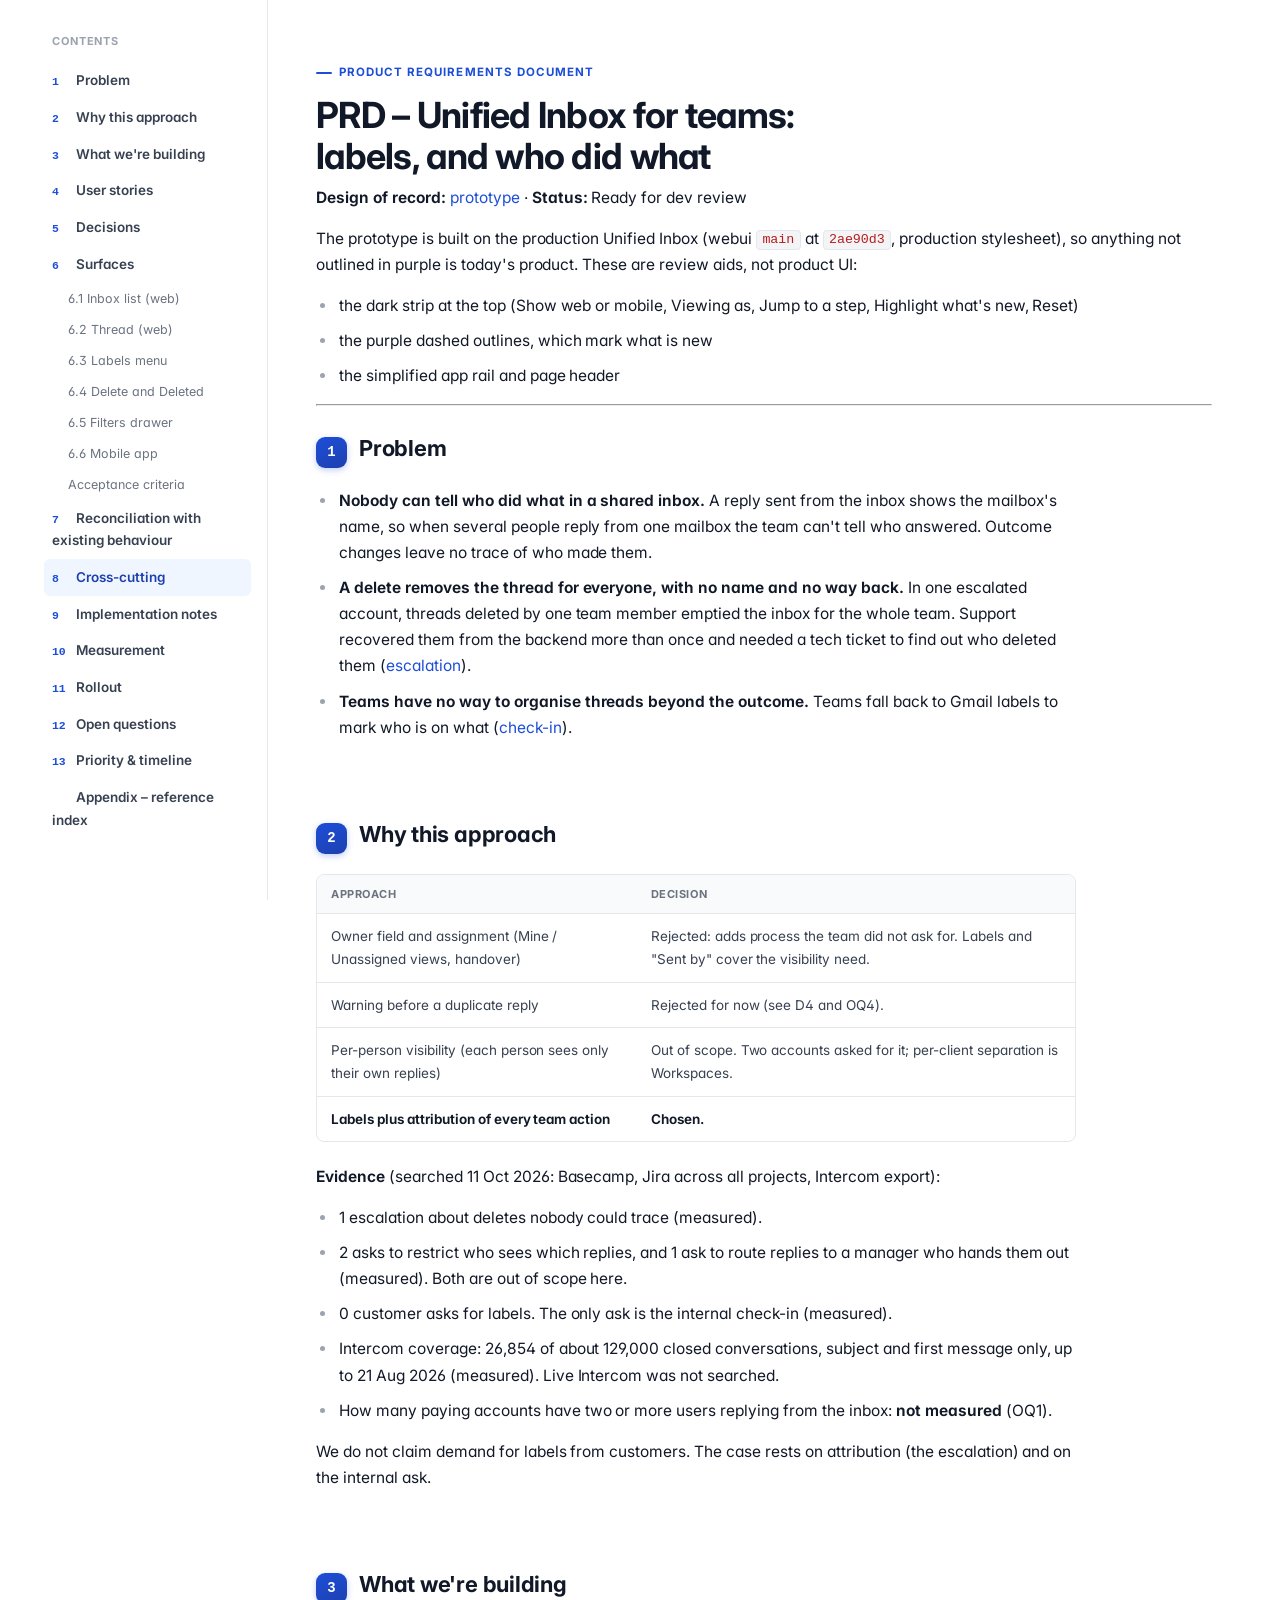
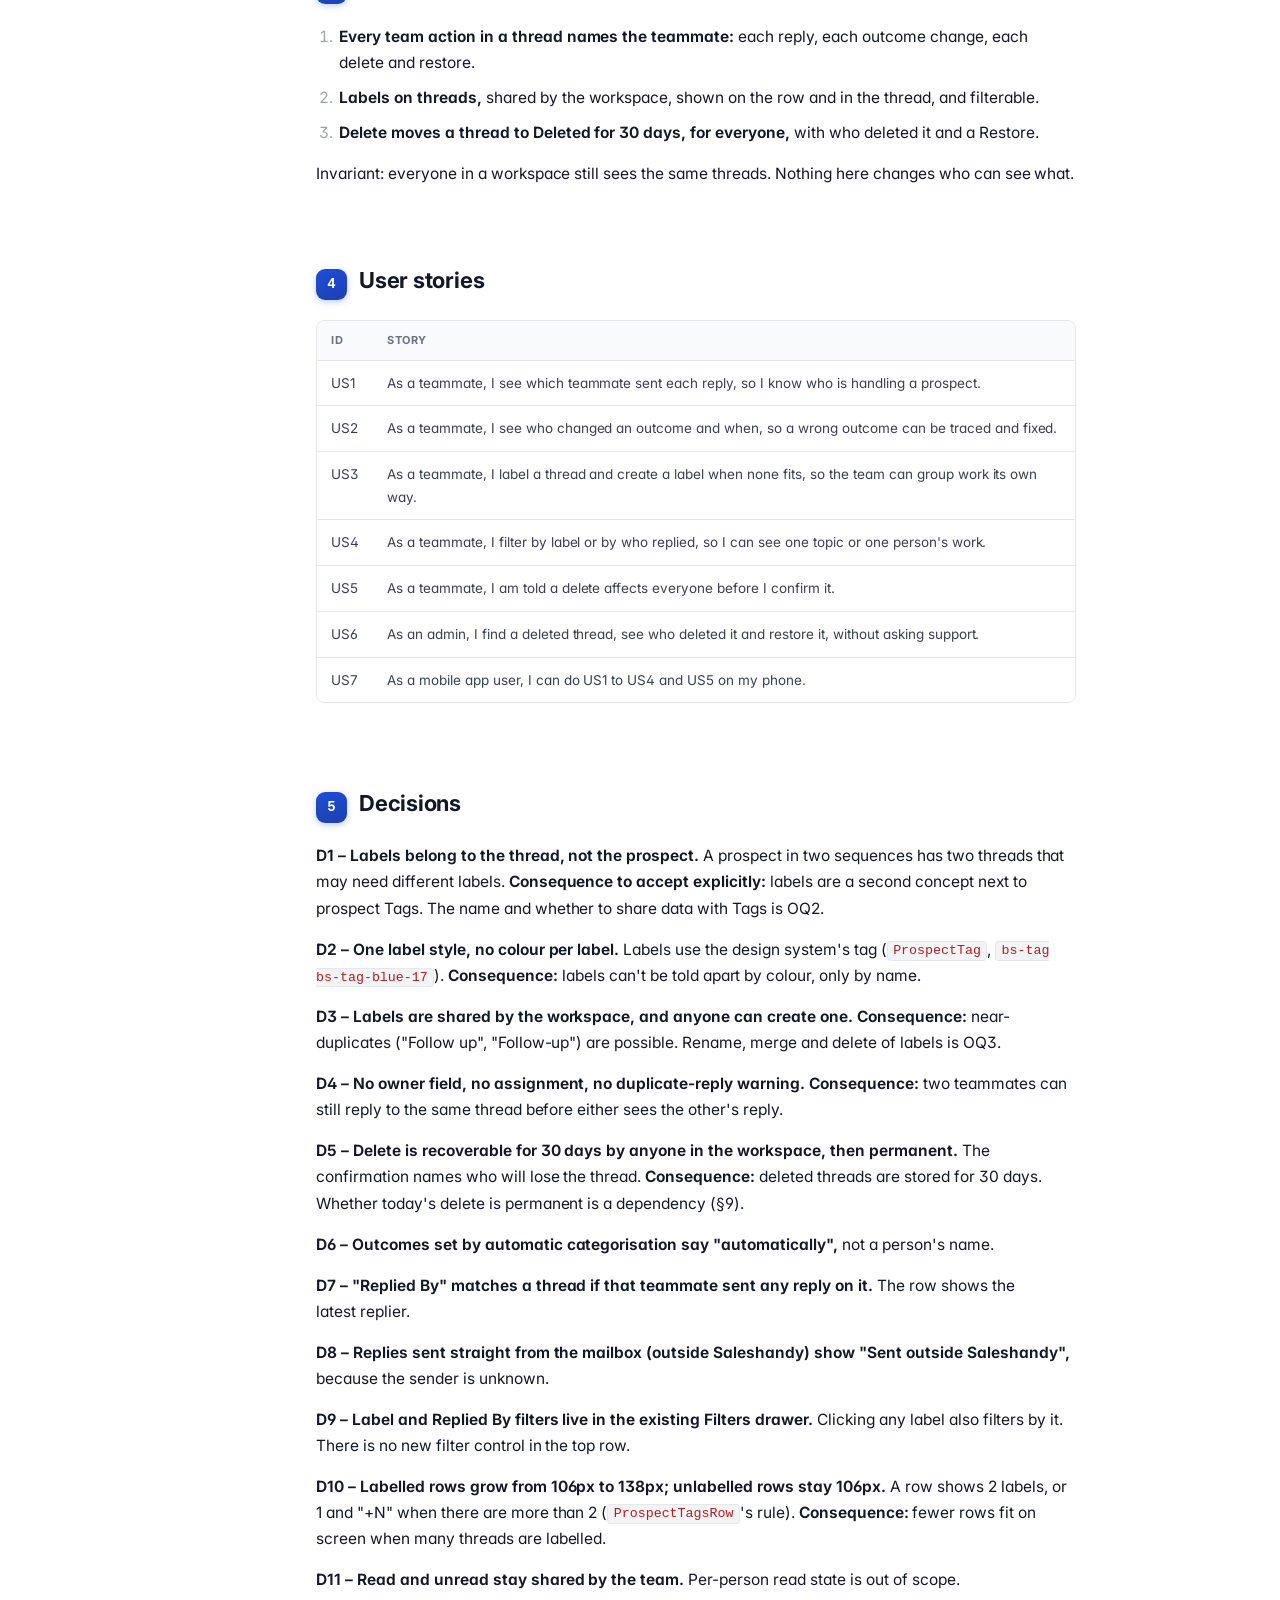
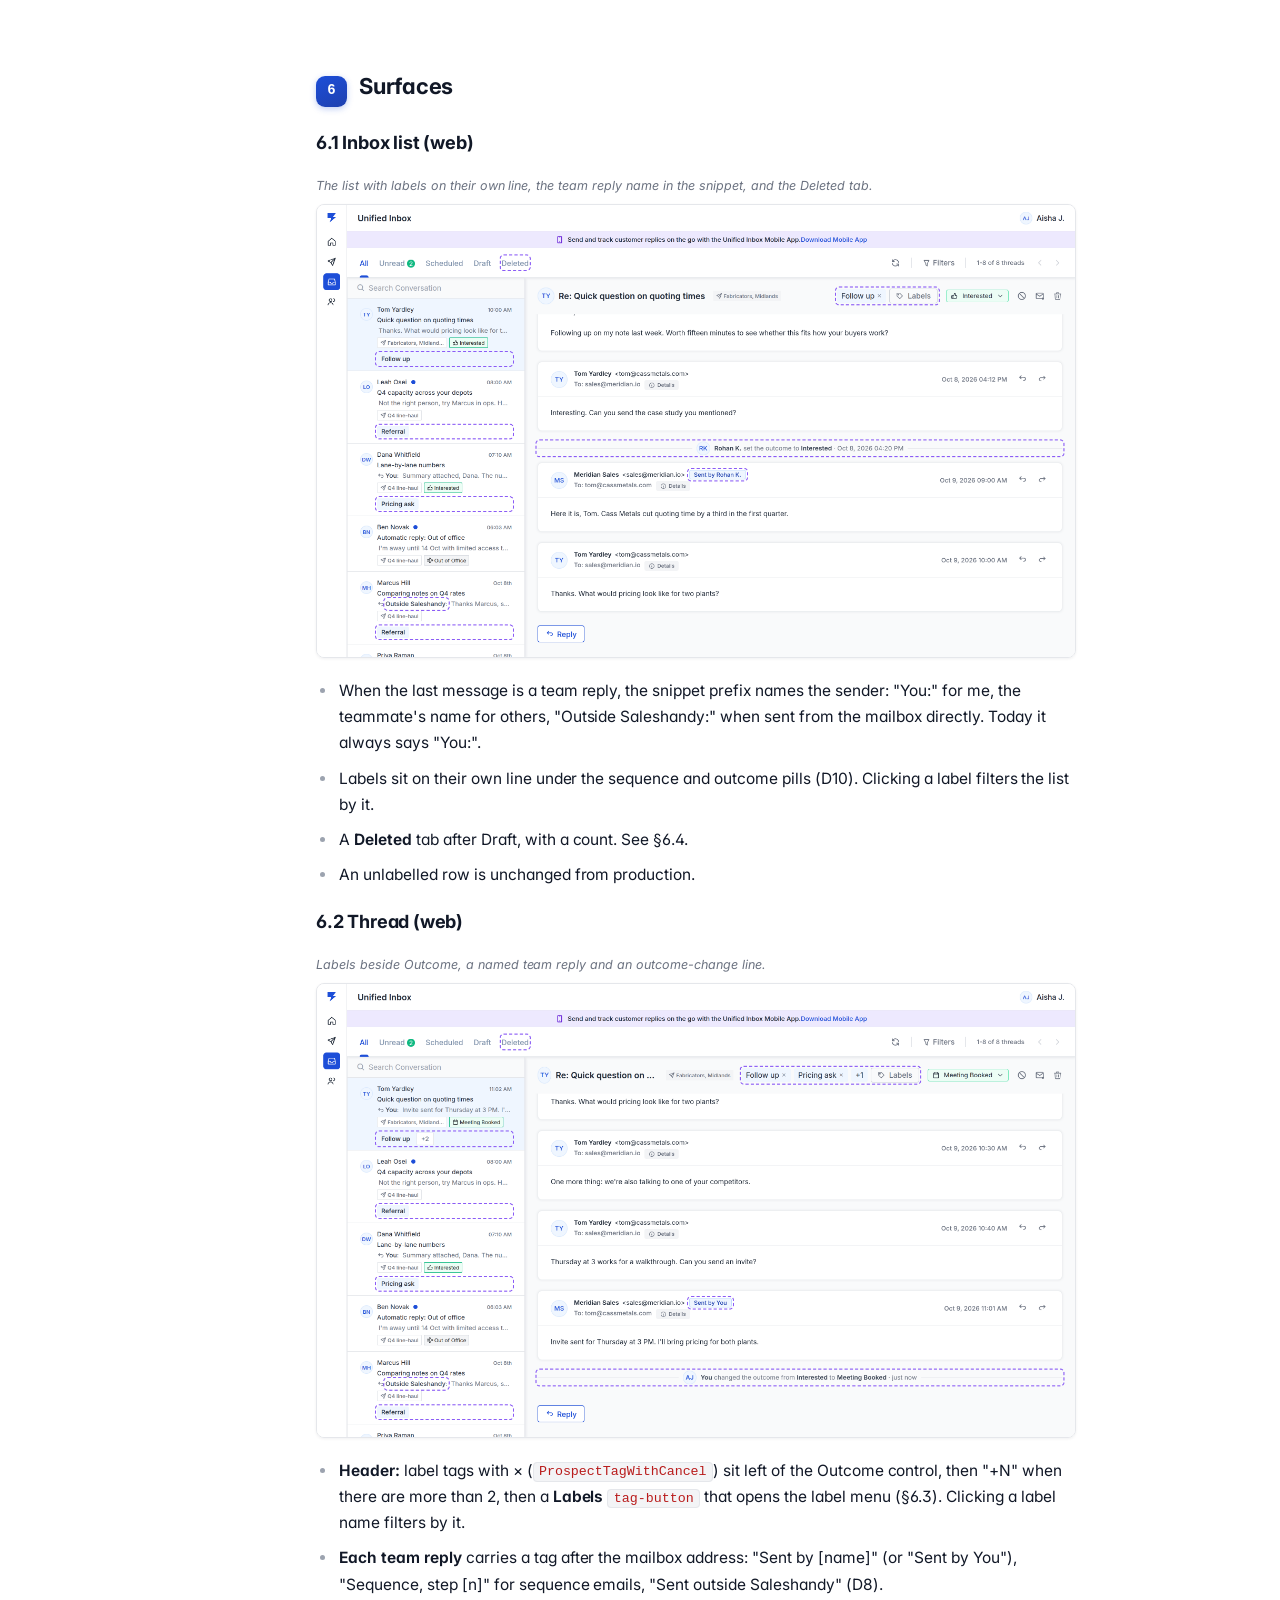
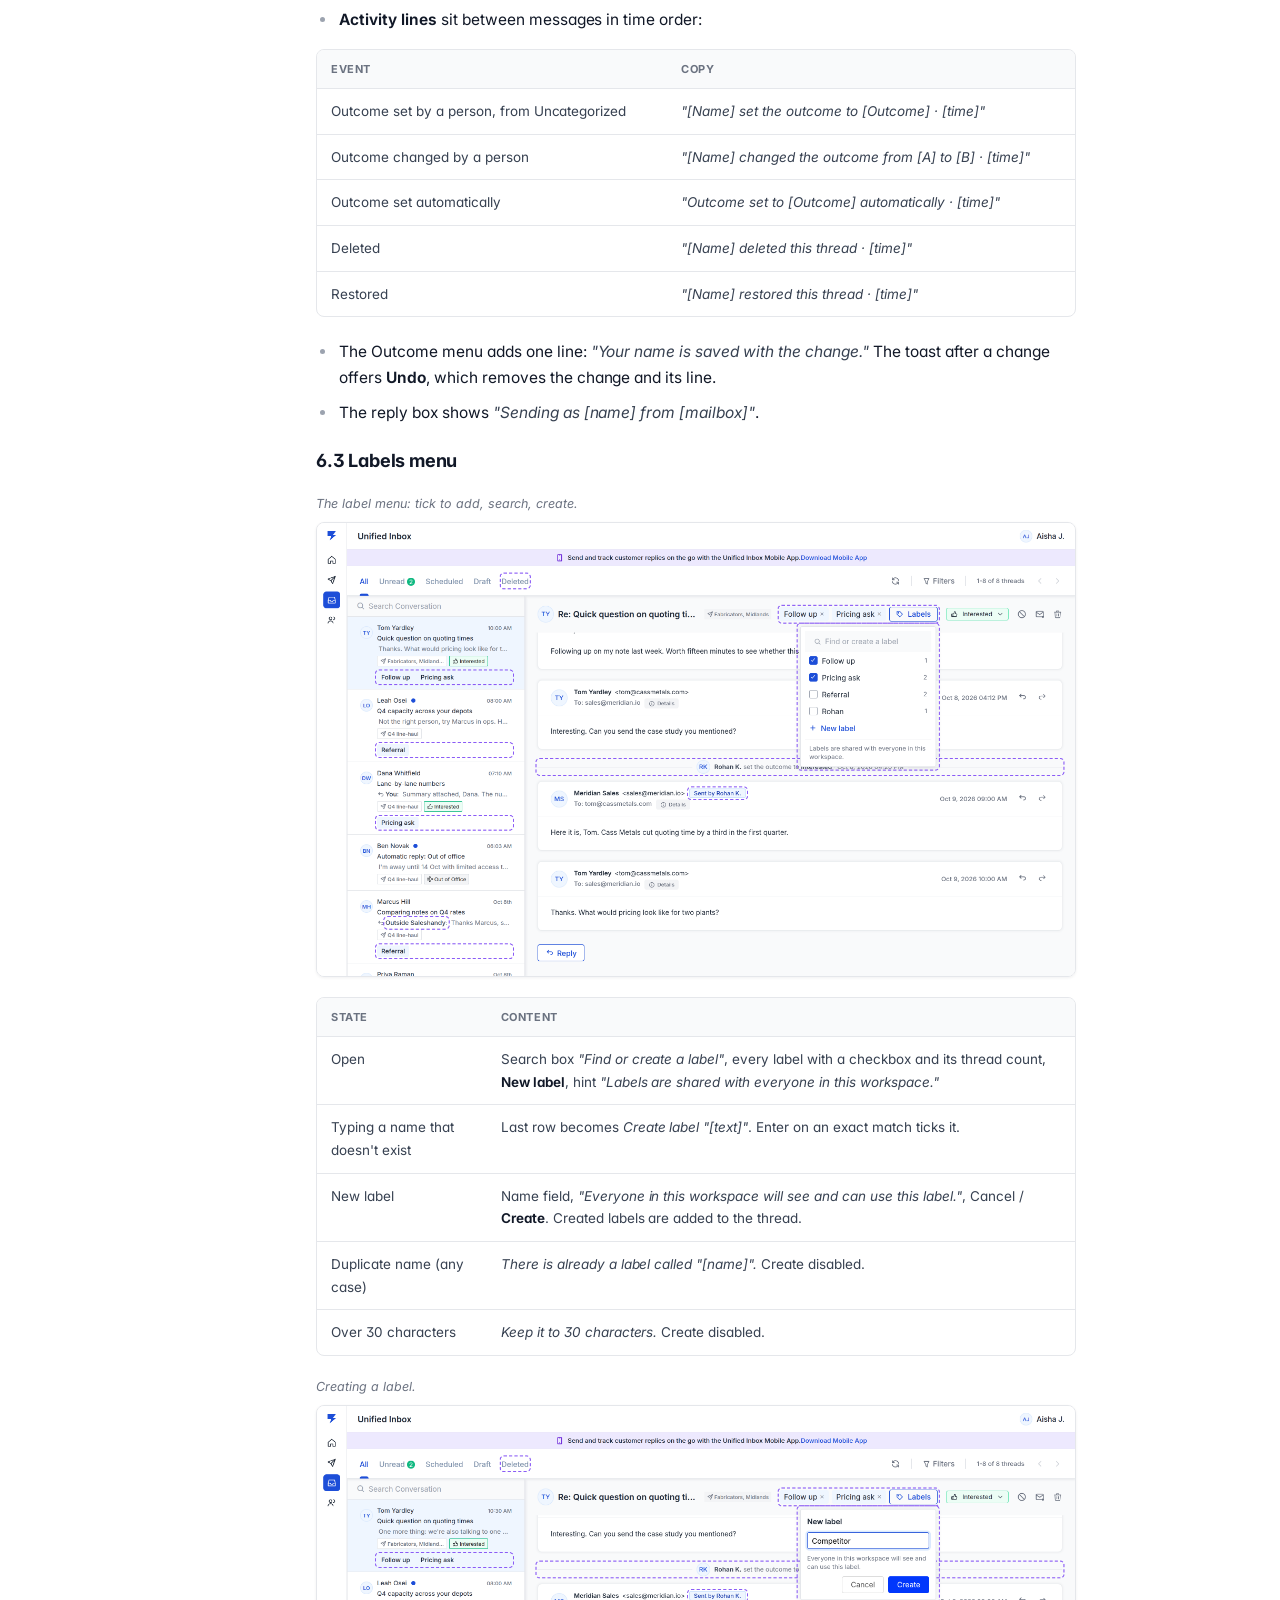
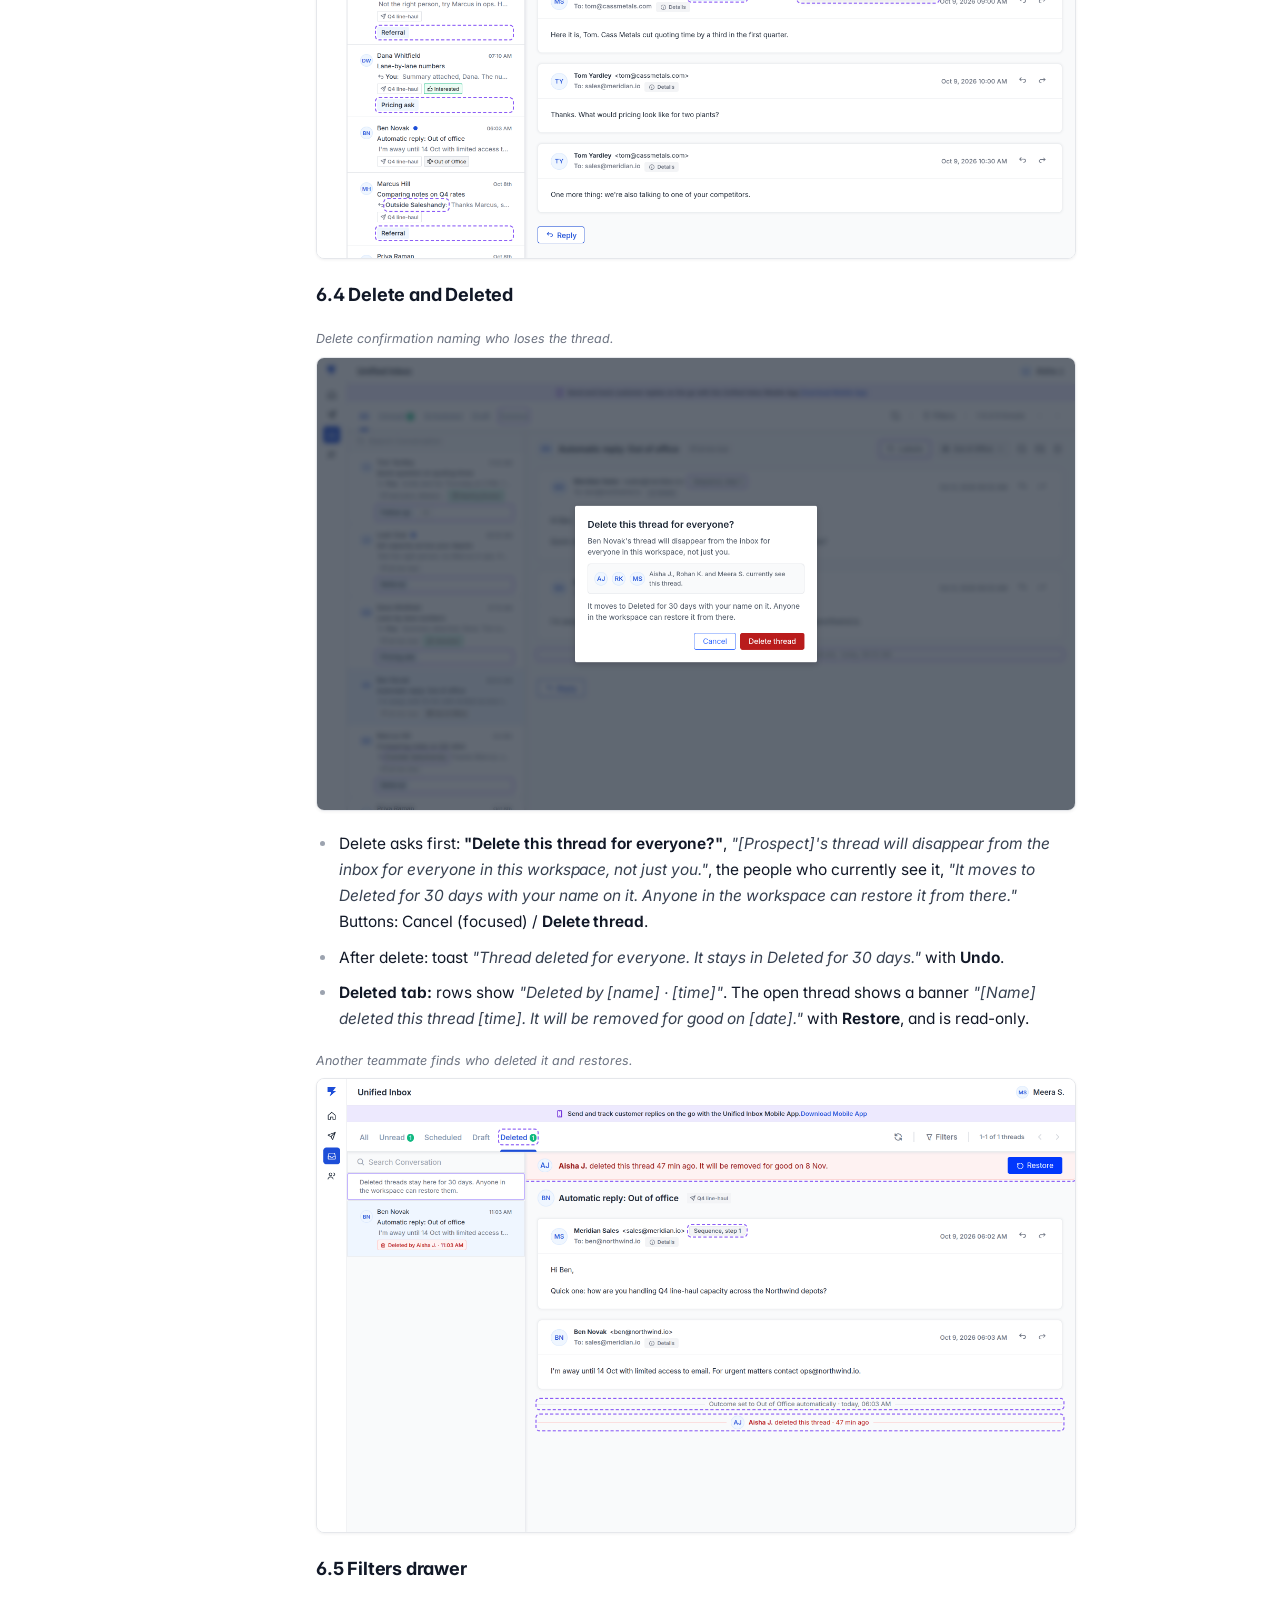
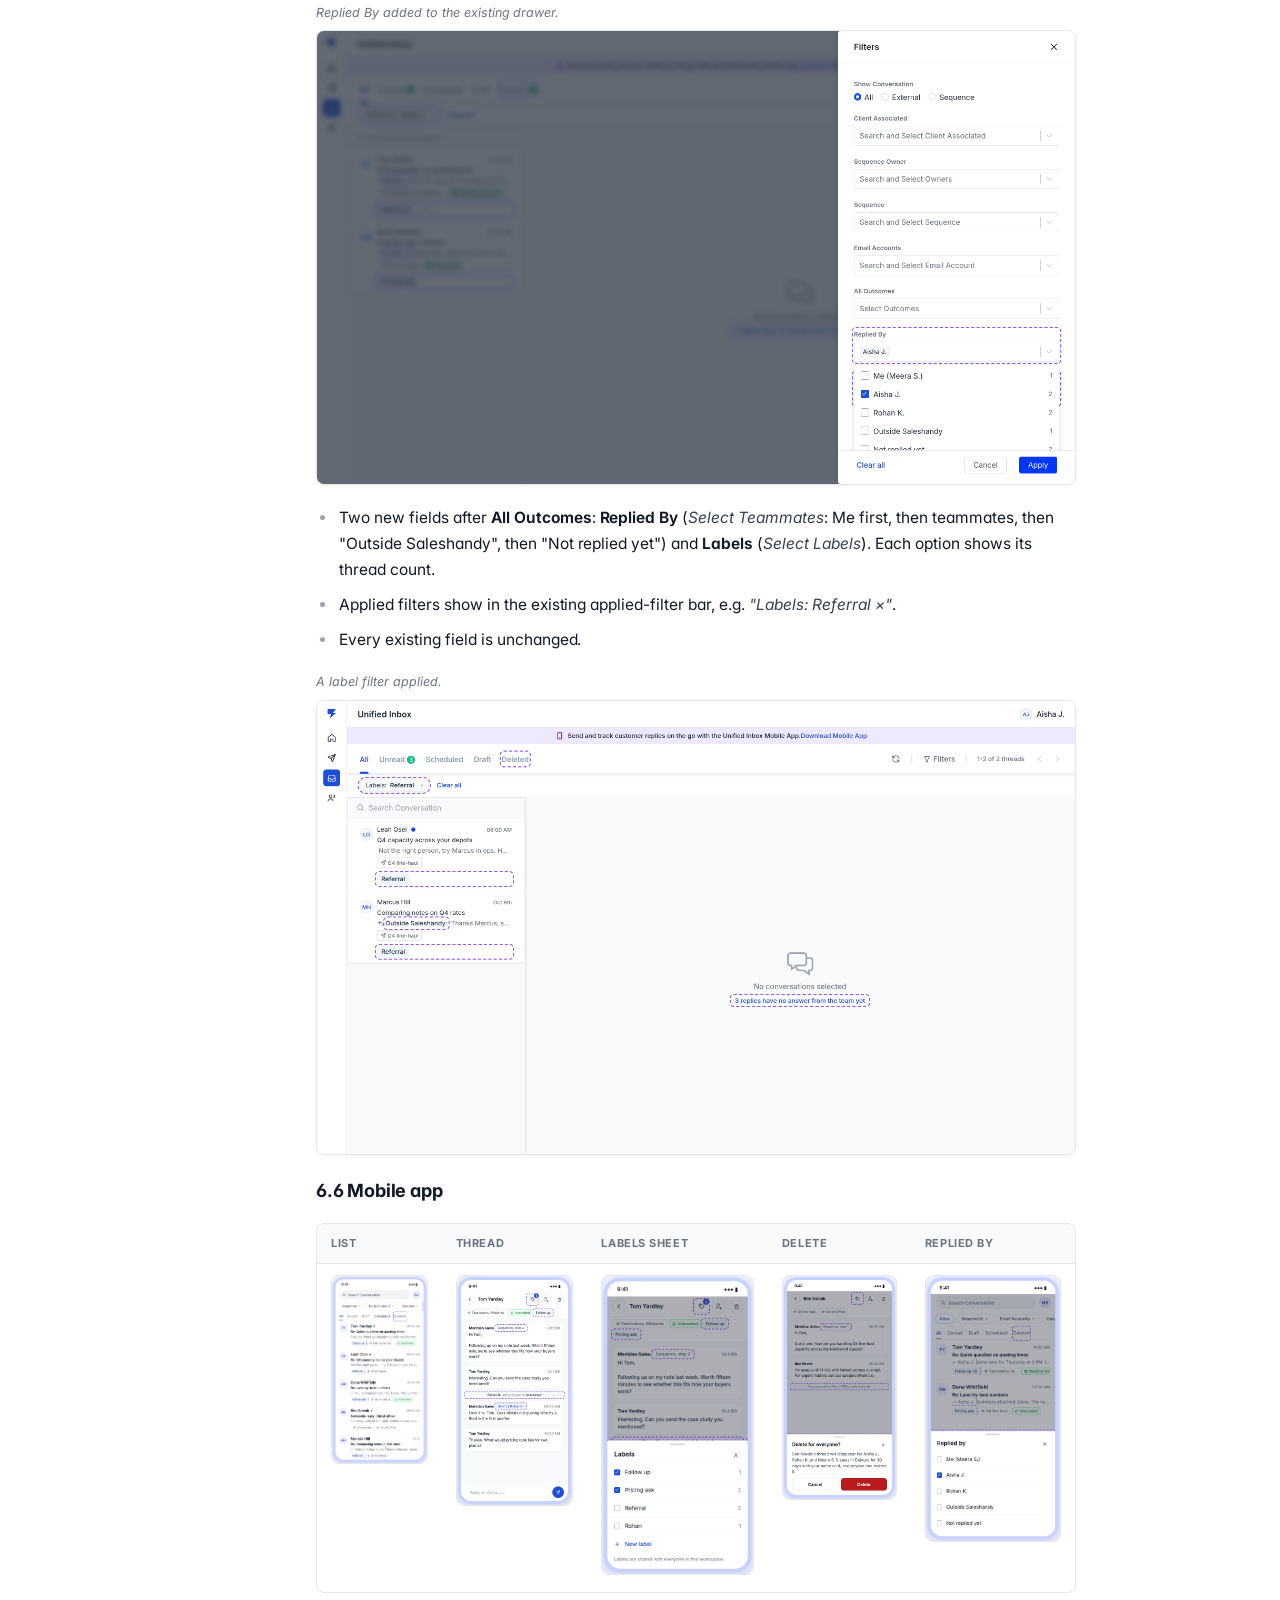
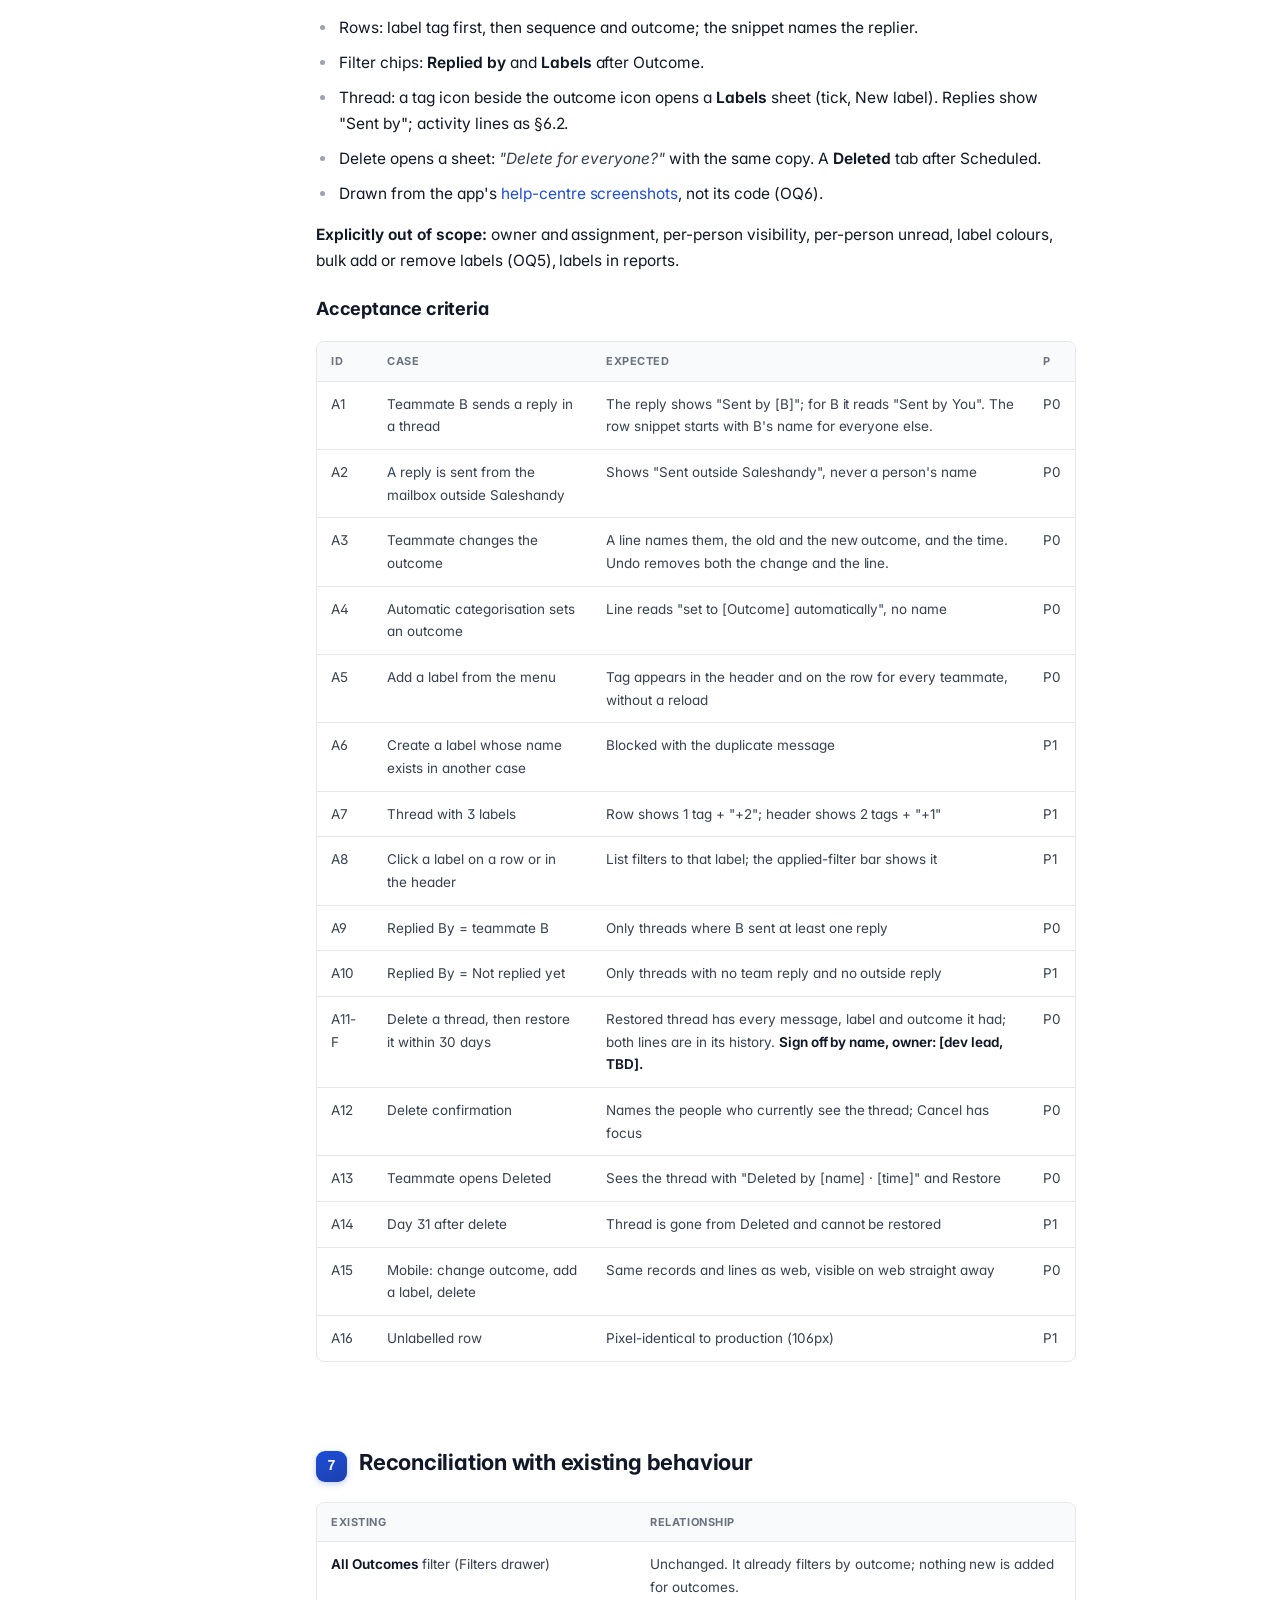
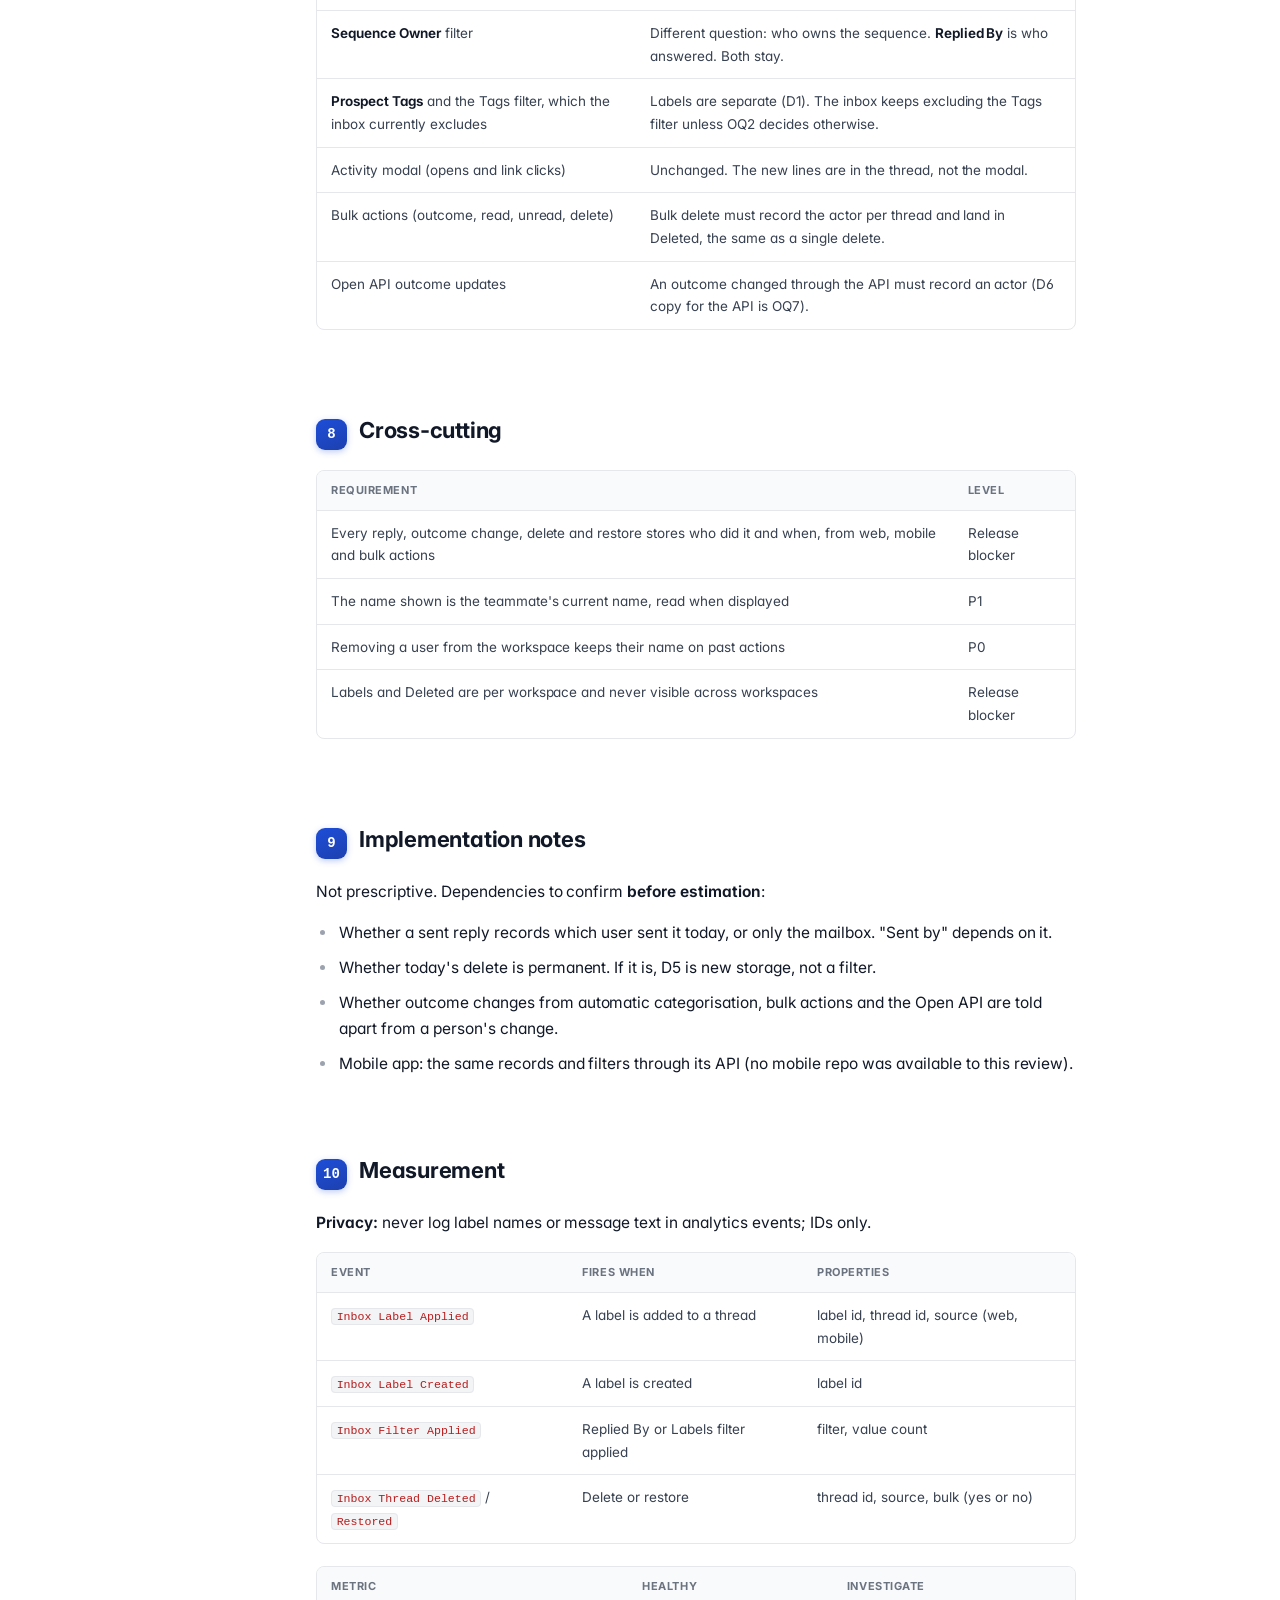
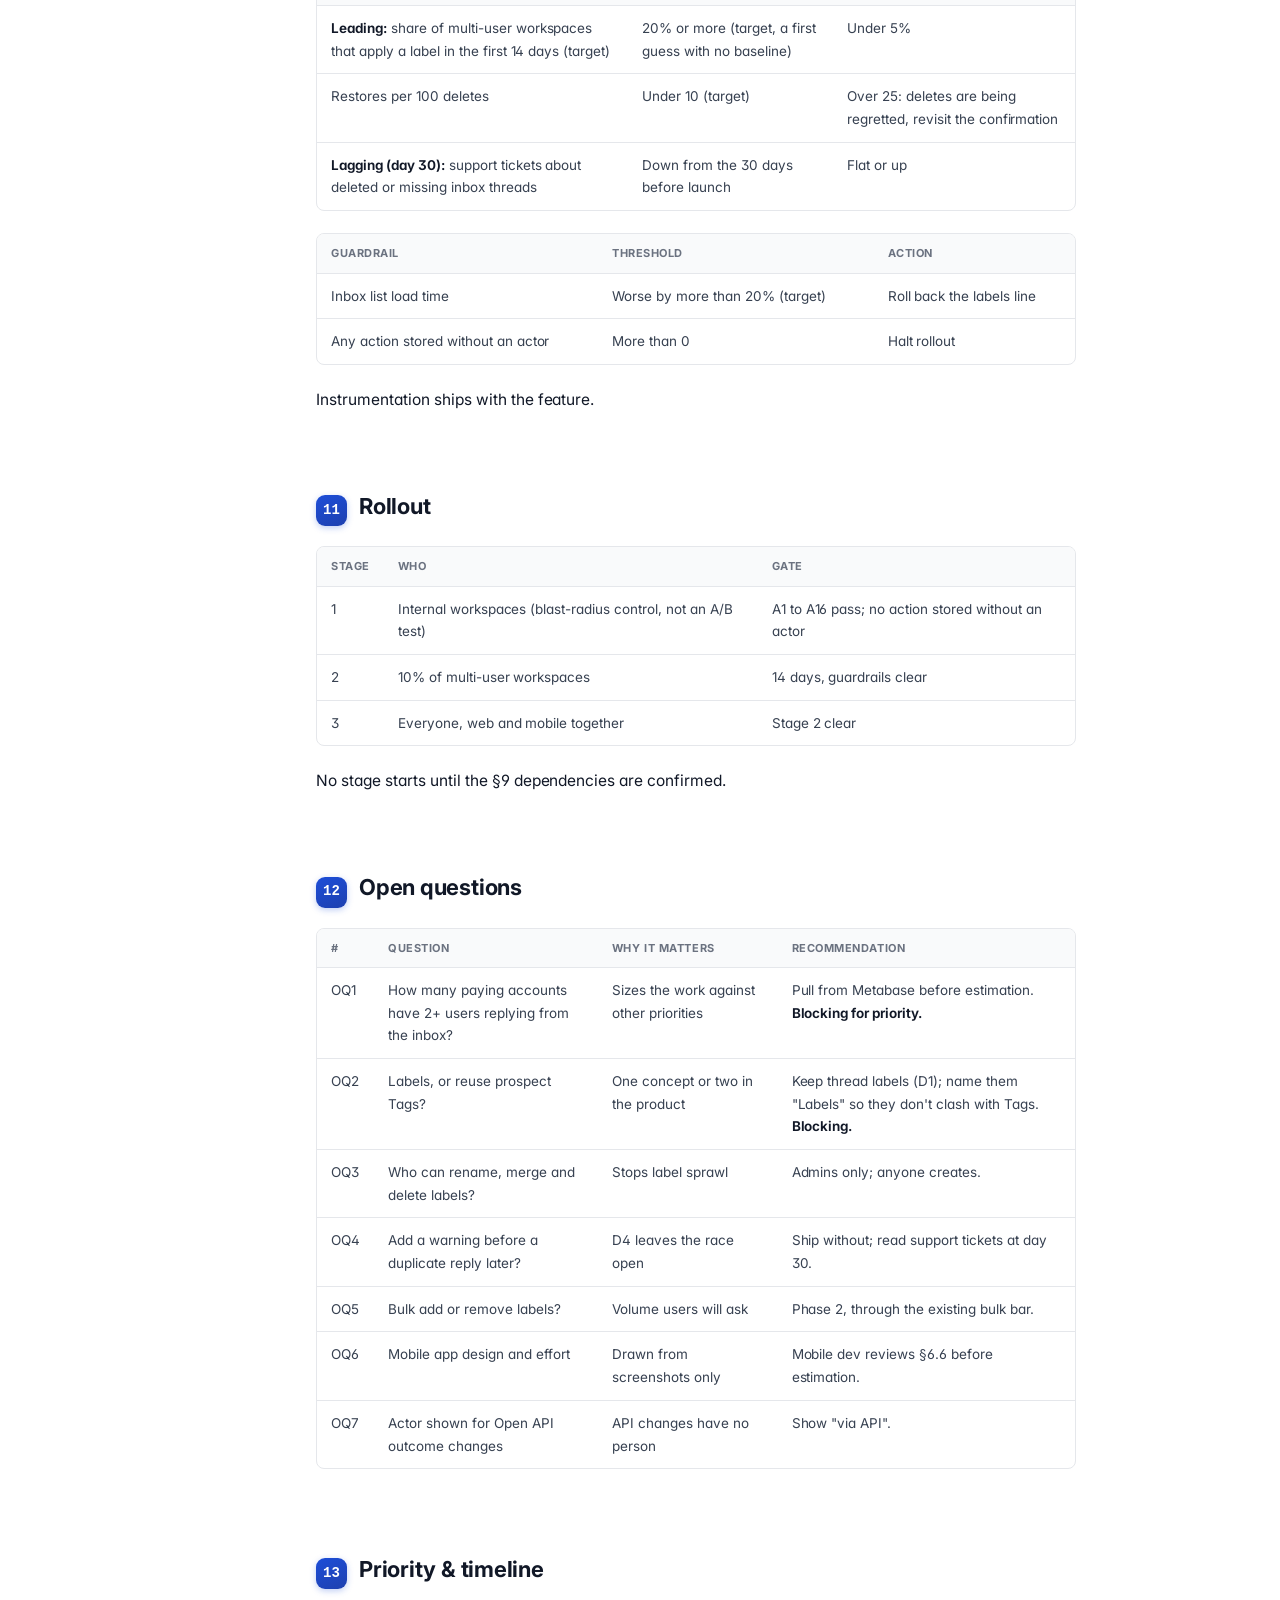
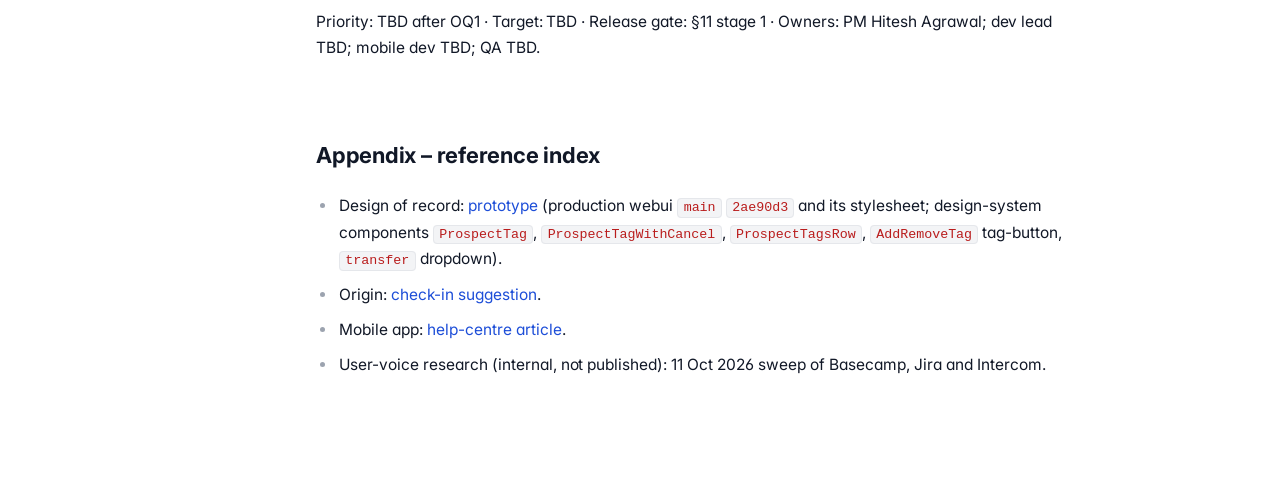
<file: index.html>
<!doctype html>
<html lang="en">
<head>
<meta charset="utf-8">
<meta name="viewport" content="width=device-width, initial-scale=1">
<title>Unified Inbox for teams: labels, and who did what</title>
<link rel="preconnect" href="https://fonts.gstatic.com" crossorigin><link rel="stylesheet" href="https://fonts.googleapis.com/css2?family=Inter:wght@400;500;600;700;800&display=swap">
<style>
:root{
  --bg:#ffffff; --bg-secondary:#F9FAFB; --bg-tertiary:#F3F4F6;
  --border:#E5E7EB; --border-strong:#D1D5DB;
  --ink:#111827; --ink-secondary:#374151; --ink-tertiary:#6B7280; --ink-quiet:#9CA3AF;
  --primary:#1D4ED8; --primary-hover:#1E40AF; --primary-tint:#EFF6FF; --primary-tint-border:#BFDBFE;
  --success:#047857; --success-tint:#ECFDF5; --success-border:#A7F3D0;
  --warning:#B45309; --warning-tint:#FFFBEB; --warning-border:#FDE68A;
  --danger:#B91C1C; --danger-tint:#FEF2F2; --danger-border:#FECACA;
  --radius-sm:4px; --radius-md:8px; --radius-lg:12px;
  --content-w:760px;
}
*{box-sizing:border-box}
html{color-scheme:light}
body{margin:0;background:var(--bg);color:var(--ink);
  font-family:'Inter',-apple-system,BlinkMacSystemFont,'Segoe UI',Roboto,sans-serif;
  font-size:15.5px;line-height:1.68;letter-spacing:-.001em;
  -webkit-font-smoothing:antialiased;-moz-osx-font-smoothing:grayscale;
  font-feature-settings:'cv11','ss01';text-rendering:optimizeLegibility}
code{font-family:ui-monospace,'SF Mono',Menlo,Consolas,monospace;font-size:.86em;
  background:var(--bg-tertiary);color:#B91C1C;padding:.1em .4em;border-radius:4px;border:1px solid var(--border)}
a{color:var(--primary);text-decoration:none}
a:hover{text-decoration:underline}
h1,h2,h3,h4{font-weight:700;letter-spacing:-.01em;color:var(--ink)}
::selection{background:var(--primary-tint-border)}

.progress-rail{position:fixed;top:0;left:0;height:3px;background:var(--primary);
  z-index:50;width:0%;transition:width .1s linear}

.top-btn{position:fixed;right:28px;bottom:28px;width:42px;height:42px;border-radius:50%;
  background:var(--ink);color:#fff;display:flex;align-items:center;justify-content:center;
  box-shadow:0 4px 14px rgba(17,24,39,.22);opacity:0;pointer-events:none;
  transition:opacity .18s,transform .18s;font-size:16px;z-index:40;text-decoration:none}
.top-btn.show{opacity:1;pointer-events:auto}
.top-btn:hover{transform:translateY(-2px);text-decoration:none}

.shell{display:flex;max-width:1240px;margin:0 auto}
.sidebar{width:248px;flex-shrink:0;position:sticky;top:0;align-self:flex-start;
  height:100vh;overflow-y:auto;padding:32px 16px 32px 24px;border-right:1px solid var(--border)}
.sidebar-title{font-size:11px;font-weight:700;letter-spacing:.08em;text-transform:uppercase;
  color:var(--ink-quiet);margin:0 0 12px 8px}
.toc-l2{display:block;padding:7px 8px;border-radius:6px;font-size:13.5px;font-weight:600;
  color:var(--ink-secondary)}
.toc-l2:hover{background:var(--bg-secondary);text-decoration:none;color:var(--ink)}
.toc-l2.active{background:var(--primary-tint);color:var(--primary-hover)}
.toc-l3{display:block;padding:5px 8px 5px 22px;border-radius:6px;font-size:12.5px;
  color:var(--ink-tertiary);border-left:2px solid transparent}
.toc-l3:hover{background:var(--bg-secondary);text-decoration:none;color:var(--ink-secondary)}
.toc-l3.active{color:var(--primary-hover);font-weight:600;border-left-color:var(--primary)}
.toc-num{display:inline-block;min-width:20px;font-family:ui-monospace,monospace;font-size:.85em;
  color:var(--primary);margin-right:4px}

.main{flex:1;min-width:0;padding:56px 48px 120px}
.content-col{max-width:var(--content-w)}

.doc-header{max-width:var(--content-w);margin-bottom:8px;position:relative}
.eyebrow{display:inline-flex;align-items:center;gap:7px;font-size:11.5px;font-weight:700;
  letter-spacing:.09em;text-transform:uppercase;color:var(--primary);margin:0 0 12px}
.eyebrow::before{content:'';width:16px;height:2px;border-radius:1px;background:var(--primary)}
.doc-header h1{font-size:36px;line-height:1.14;margin:0 0 4px;letter-spacing:-.02em;text-wrap:balance}

.proto-embed{display:flex;align-items:center;gap:16px;max-width:var(--content-w);margin:28px 0 44px;
  padding:18px 20px;border:1px solid var(--primary-tint-border);border-radius:var(--radius-lg);
  background:var(--primary-tint);text-decoration:none;transition:background .12s}
.proto-embed:hover{background:var(--primary-tint-border);text-decoration:none}
.proto-embed-icon{flex-shrink:0;width:38px;height:38px;border-radius:50%;background:var(--primary);
  color:#fff;display:flex;align-items:center;justify-content:center;font-size:17px;font-weight:700}
.proto-embed-title{margin:0 0 3px;font-size:14px;font-weight:700;color:var(--primary-hover)}
.proto-embed-sub{margin:0;font-size:12.5px;color:var(--ink-secondary);max-width:520px}

.sec{max-width:var(--content-w);padding-top:8px}
.sec-head{display:flex;align-items:baseline;gap:12px;margin:52px 0 20px}
.sec:first-of-type .sec-head{margin-top:8px}
.sec-num{flex-shrink:0;display:inline-flex;align-items:center;justify-content:center;
  width:31px;height:31px;border-radius:9px;background:linear-gradient(155deg,var(--primary),var(--primary-hover));
  color:#fff;font-size:14px;font-weight:700;font-family:ui-monospace,monospace;
  box-shadow:0 2px 6px rgba(29,78,216,.28)}
.sec-head h2{font-size:22px;margin:0}

.subsec{margin:36px 0}
.subsec h3{font-size:16.5px;display:flex;align-items:center;gap:9px;margin:0 0 14px}
.subsec-num{font-family:ui-monospace,monospace;font-size:12px;font-weight:700;color:var(--primary);
  background:var(--primary-tint);border:1px solid var(--primary-tint-border);
  padding:2px 7px;border-radius:5px}

h4{display:flex;align-items:center;gap:10px;font-size:12px;font-weight:700;letter-spacing:.06em;
  text-transform:uppercase;color:var(--ink-tertiary);margin:36px 0 14px;padding-top:20px}
h4::before{content:'';flex-shrink:0;width:14px;height:14px;border-radius:4px;
  background:var(--primary-tint);border:1px solid var(--primary-tint-border)}
h4::after{content:'';flex:1;height:1px;background:var(--border)}

p{margin:0 0 15px;text-wrap:pretty}
ul,ol{margin:0 0 15px;padding-left:21px}
li{margin:0 0 9px;padding-left:2px}
li::marker{color:var(--ink-quiet)}
ul.nested{margin:9px 0 0;padding-left:19px}
ul.nested li{margin-bottom:6px;font-size:.95em;color:var(--ink-secondary)}
strong{font-weight:650;color:var(--ink)}
em{color:var(--ink-secondary);font-style:italic}

.hr{height:1px;background:var(--border);margin:32px 0 0;max-width:var(--content-w)}
.hr + .sec .sec-head{margin-top:40px}

figure{margin:20px 0;max-width:900px}
figure img{width:100%;display:block;border:1px solid var(--border);border-radius:var(--radius-md);
  box-shadow:0 1px 3px rgba(17,24,39,.06)}
figcaption{margin-top:9px;font-size:12.5px;color:var(--ink-tertiary);font-style:italic;line-height:1.5}

.tbl-wrap{max-width:100%;overflow-x:auto;margin:16px 0 22px;border:1px solid var(--border);
  border-radius:var(--radius-md)}
table{border-collapse:collapse;width:100%;min-width:560px;font-size:13.5px}
th{text-align:left;background:var(--bg-secondary);color:var(--ink-tertiary);
  font-size:11px;font-weight:700;letter-spacing:.05em;text-transform:uppercase;
  padding:10px 14px;border-bottom:1px solid var(--border);white-space:nowrap}
td{padding:11px 14px;border-bottom:1px solid var(--border);vertical-align:top;color:var(--ink-secondary)}
tr:last-child td{border-bottom:none}
tr.row-quiet td{color:var(--ink-tertiary)}
tr:hover td{background:var(--bg-secondary)}

.id-pill{display:inline-block;font-family:ui-monospace,monospace;font-size:11.5px;font-weight:700;
  color:var(--primary);background:var(--primary-tint);border:1px solid var(--primary-tint-border);
  padding:2px 7px;border-radius:5px;white-space:nowrap}
.id-pill.struck{color:var(--ink-quiet);background:var(--bg-tertiary);border-color:var(--border);
  text-decoration:line-through}

.pri-cell{white-space:nowrap}
.pri{display:inline-flex;align-items:center;font-size:11px;font-weight:700;letter-spacing:.03em;
  padding:3px 8px;border-radius:5px;font-family:ui-monospace,monospace}
.pri-P0{color:var(--danger);background:var(--danger-tint);border:1px solid var(--danger-border)}
.pri-P1{color:var(--warning);background:var(--warning-tint);border:1px solid var(--warning-border)}
.pri-P2{color:var(--ink-tertiary);background:var(--bg-tertiary);border:1px solid var(--border)}
.pri-note{font-size:10.5px;color:var(--ink-tertiary);margin-top:4px;font-weight:500;
  font-family:'Inter',sans-serif;max-width:130px;line-height:1.35}

.stepper{display:flex;align-items:flex-start;max-width:var(--content-w);margin:8px 0 28px;
  padding:20px 8px;background:var(--bg-secondary);border:1px solid var(--border);border-radius:var(--radius-lg)}
.step{display:flex;flex-direction:column;align-items:center;flex-shrink:0;width:76px}
.step-dot{width:34px;height:34px;border-radius:50%;background:var(--primary);color:#fff;
  display:flex;align-items:center;justify-content:center;font-size:12px;font-weight:700;
  font-family:ui-monospace,monospace;flex-shrink:0}
.step-final .step-dot{background:var(--ink);}
.step-label{margin-top:8px;font-size:11px;text-align:center;color:var(--ink-tertiary);
  line-height:1.35;font-weight:600}
.step-line{flex:1;height:2px;background:var(--border-strong);margin-top:17px;min-width:8px}

@media (max-width: 980px){
  .sidebar{display:none}
  .main{padding:32px 20px 80px}
}
</style>
<style>figure figcaption{margin:0 0 8px}</style>
<style>
.tbl-wrap td img{max-width:100%;height:auto;border:1px solid var(--border);border-radius:var(--radius-md)}
figure img{width:100%;height:auto}
</style>
</head>
<body>
<div class="progress-rail"></div>
<div class="shell">
  <nav class="sidebar">
    <p class="sidebar-title">Contents</p>
<a class="toc-l2" href="#1-problem"><span class="toc-num">1</span>Problem</a>
<a class="toc-l2" href="#2-why-this-approach"><span class="toc-num">2</span>Why this approach</a>
<a class="toc-l2" href="#3-what-we-re-building"><span class="toc-num">3</span>What we're building</a>
<a class="toc-l2" href="#4-user-stories"><span class="toc-num">4</span>User stories</a>
<a class="toc-l2" href="#5-decisions"><span class="toc-num">5</span>Decisions</a>
<a class="toc-l2" href="#6-surfaces"><span class="toc-num">6</span>Surfaces</a>
<a class="toc-l3" href="#6-1-inbox-list-web">6.1 Inbox list (web)</a>
<a class="toc-l3" href="#6-2-thread-web">6.2 Thread (web)</a>
<a class="toc-l3" href="#6-3-labels-menu">6.3 Labels menu</a>
<a class="toc-l3" href="#6-4-delete-and-deleted">6.4 Delete and Deleted</a>
<a class="toc-l3" href="#6-5-filters-drawer">6.5 Filters drawer</a>
<a class="toc-l3" href="#6-6-mobile-app">6.6 Mobile app</a>
<a class="toc-l3" href="#acceptance-criteria">Acceptance criteria</a>
<a class="toc-l2" href="#7-reconciliation-with-existing-behaviour"><span class="toc-num">7</span>Reconciliation with existing behaviour</a>
<a class="toc-l2" href="#8-cross-cutting"><span class="toc-num">8</span>Cross-cutting</a>
<a class="toc-l2" href="#9-implementation-notes"><span class="toc-num">9</span>Implementation notes</a>
<a class="toc-l2" href="#10-measurement"><span class="toc-num">10</span>Measurement</a>
<a class="toc-l2" href="#11-rollout"><span class="toc-num">11</span>Rollout</a>
<a class="toc-l2" href="#12-open-questions"><span class="toc-num">12</span>Open questions</a>
<a class="toc-l2" href="#13-priority-timeline"><span class="toc-num">13</span>Priority &amp; timeline</a>
<a class="toc-l2" href="#appendix-reference-index"><span class="toc-num"></span>Appendix – reference index</a>
  </nav>
  <main class="main">
<header class="doc-header"><p class="eyebrow">Product Requirements Document</p><h1>PRD – Unified Inbox for teams: labels, and who did what</h1></header>
<p><strong>Design of record:</strong> <a href="https://product-team-sh.github.io/prd-unified-inbox-labels/prototype/">prototype</a> · <strong>Status:</strong> Ready for dev review</p>
<p>The prototype is built on the production Unified Inbox (webui <code>main</code> at <code>2ae90d3</code>, production stylesheet), so anything not outlined in purple is today's product. These are review aids, not product UI:</p>
<ul>
<li>the dark strip at the top (Show web or mobile, Viewing as, Jump to a step, Highlight what's new, Reset)</li>
<li>the purple dashed outlines, which mark what is new</li>
<li>the simplified app rail and page header</li>
</ul>
<hr />
<section id="1-problem" class="sec"><div class="sec-head"><span class="sec-num">1</span><h2>Problem</h2></div>

<ul>
<li><strong>Nobody can tell who did what in a shared inbox.</strong> A reply sent from the inbox shows the mailbox's name, so when several people reply from one mailbox the team can't tell who answered. Outcome changes leave no trace of who made them.</li>
<li><strong>A delete removes the thread for everyone, with no name and no way back.</strong> In one escalated account, threads deleted by one team member emptied the inbox for the whole team. Support recovered them from the backend more than once and needed a tech ticket to find out who deleted them (<a href="https://app.basecamp.com/4378325/buckets/16408283/todos/10049758002">escalation</a>).</li>
<li><strong>Teams have no way to organise threads beyond the outcome.</strong> Teams fall back to Gmail labels to mark who is on what (<a href="https://3.basecamp.com/4378325/buckets/15549277/question_answers/10389240675">check-in</a>).</li>
</ul>
</section>
<section id="2-why-this-approach" class="sec"><div class="sec-head"><span class="sec-num">2</span><h2>Why this approach</h2></div>

<div class="tbl-wrap"><table>
<thead>
<tr>
<th>Approach</th>
<th>Decision</th>
</tr>
</thead>
<tbody>
<tr>
<td>Owner field and assignment (Mine / Unassigned views, handover)</td>
<td>Rejected: adds process the team did not ask for. Labels and "Sent by" cover the visibility need.</td>
</tr>
<tr>
<td>Warning before a duplicate reply</td>
<td>Rejected for now (see D4 and OQ4).</td>
</tr>
<tr>
<td>Per-person visibility (each person sees only their own replies)</td>
<td>Out of scope. Two accounts asked for it; per-client separation is Workspaces.</td>
</tr>
<tr>
<td><strong>Labels plus attribution of every team action</strong></td>
<td><strong>Chosen.</strong></td>
</tr>
</tbody>
</table></div>
<p><strong>Evidence</strong> (searched 11 Oct 2026: Basecamp, Jira across all projects, Intercom export):</p>
<ul>
<li>1 escalation about deletes nobody could trace (measured).</li>
<li>2 asks to restrict who sees which replies, and 1 ask to route replies to a manager who hands them out (measured). Both are out of scope here.</li>
<li>0 customer asks for labels. The only ask is the internal check-in (measured).</li>
<li>Intercom coverage: 26,854 of about 129,000 closed conversations, subject and first message only, up to 21 Aug 2026 (measured). Live Intercom was not searched.</li>
<li>How many paying accounts have two or more users replying from the inbox: <strong>not measured</strong> (OQ1).</li>
</ul>
<p>We do not claim demand for labels from customers. The case rests on attribution (the escalation) and on the internal ask.</p>
</section>
<section id="3-what-we-re-building" class="sec"><div class="sec-head"><span class="sec-num">3</span><h2>What we're building</h2></div>

<ol>
<li><strong>Every team action in a thread names the teammate:</strong> each reply, each outcome change, each delete and restore.</li>
<li><strong>Labels on threads,</strong> shared by the workspace, shown on the row and in the thread, and filterable.</li>
<li><strong>Delete moves a thread to Deleted for 30 days, for everyone,</strong> with who deleted it and a Restore.</li>
</ol>
<p>Invariant: everyone in a workspace still sees the same threads. Nothing here changes who can see what.</p>
</section>
<section id="4-user-stories" class="sec"><div class="sec-head"><span class="sec-num">4</span><h2>User stories</h2></div>

<div class="tbl-wrap"><table>
<thead>
<tr>
<th>ID</th>
<th>Story</th>
</tr>
</thead>
<tbody>
<tr>
<td>US1</td>
<td>As a teammate, I see which teammate sent each reply, so I know who is handling a prospect.</td>
</tr>
<tr>
<td>US2</td>
<td>As a teammate, I see who changed an outcome and when, so a wrong outcome can be traced and fixed.</td>
</tr>
<tr>
<td>US3</td>
<td>As a teammate, I label a thread and create a label when none fits, so the team can group work its own way.</td>
</tr>
<tr>
<td>US4</td>
<td>As a teammate, I filter by label or by who replied, so I can see one topic or one person's work.</td>
</tr>
<tr>
<td>US5</td>
<td>As a teammate, I am told a delete affects everyone before I confirm it.</td>
</tr>
<tr>
<td>US6</td>
<td>As an admin, I find a deleted thread, see who deleted it and restore it, without asking support.</td>
</tr>
<tr>
<td>US7</td>
<td>As a mobile app user, I can do US1 to US4 and US5 on my phone.</td>
</tr>
</tbody>
</table></div>
</section>
<section id="5-decisions" class="sec"><div class="sec-head"><span class="sec-num">5</span><h2>Decisions</h2></div>

<p><strong>D1 – Labels belong to the thread, not the prospect.</strong> A prospect in two sequences has two threads that may need different labels. <strong>Consequence to accept explicitly:</strong> labels are a second concept next to prospect Tags. The name and whether to share data with Tags is OQ2.</p>
<p><strong>D2 – One label style, no colour per label.</strong> Labels use the design system's tag (<code>ProspectTag</code>, <code>bs-tag bs-tag-blue-17</code>). <strong>Consequence:</strong> labels can't be told apart by colour, only by name.</p>
<p><strong>D3 – Labels are shared by the workspace, and anyone can create one.</strong> <strong>Consequence:</strong> near-duplicates ("Follow up", "Follow-up") are possible. Rename, merge and delete of labels is OQ3.</p>
<p><strong>D4 – No owner field, no assignment, no duplicate-reply warning.</strong> <strong>Consequence:</strong> two teammates can still reply to the same thread before either sees the other's reply.</p>
<p><strong>D5 – Delete is recoverable for 30 days by anyone in the workspace, then permanent.</strong> The confirmation names who will lose the thread. <strong>Consequence:</strong> deleted threads are stored for 30 days. Whether today's delete is permanent is a dependency (§9).</p>
<p><strong>D6 – Outcomes set by automatic categorisation say "automatically",</strong> not a person's name.</p>
<p><strong>D7 – "Replied By" matches a thread if that teammate sent any reply on it.</strong> The row shows the latest replier.</p>
<p><strong>D8 – Replies sent straight from the mailbox (outside Saleshandy) show "Sent outside Saleshandy",</strong> because the sender is unknown.</p>
<p><strong>D9 – Label and Replied By filters live in the existing Filters drawer.</strong> Clicking any label also filters by it. There is no new filter control in the top row.</p>
<p><strong>D10 – Labelled rows grow from 106px to 138px; unlabelled rows stay 106px.</strong> A row shows 2 labels, or 1 and "+N" when there are more than 2 (<code>ProspectTagsRow</code>'s rule). <strong>Consequence:</strong> fewer rows fit on screen when many threads are labelled.</p>
<p><strong>D11 – Read and unread stay shared by the team.</strong> Per-person read state is out of scope.</p>
</section>
<section id="6-surfaces" class="sec"><div class="sec-head"><span class="sec-num">6</span><h2>Surfaces</h2></div>

<h3 id="6-1-inbox-list-web">6.1 Inbox list (web)</h3>
<figure><figcaption>The list with labels on their own line, the team reply name in the snippet, and the Deleted tab.</figcaption><img src="screens/01-who-replied.png" style="max-width:885px" alt="The list with labels on their own line, the team reply name in the snippet, and the Deleted tab." loading="lazy"></figure>
<ul>
<li>When the last message is a team reply, the snippet prefix names the sender: "You:" for me, the teammate's name for others, "Outside Saleshandy:" when sent from the mailbox directly. Today it always says "You:".</li>
<li>Labels sit on their own line under the sequence and outcome pills (D10). Clicking a label filters the list by it.</li>
<li>A <strong>Deleted</strong> tab after Draft, with a count. See §6.4.</li>
<li>An unlabelled row is unchanged from production.</li>
</ul>
<h3 id="6-2-thread-web">6.2 Thread (web)</h3>
<figure><figcaption>Labels beside Outcome, a named team reply and an outcome-change line.</figcaption><img src="screens/04-outcome-changed.png" style="max-width:885px" alt="Labels beside Outcome, a named team reply and an outcome-change line." loading="lazy"></figure>
<ul>
<li><strong>Header:</strong> label tags with × (<code>ProspectTagWithCancel</code>) sit left of the Outcome control, then "+N" when there are more than 2, then a <strong>Labels</strong> <code>tag-button</code> that opens the label menu (§6.3). Clicking a label name filters by it.</li>
<li><strong>Each team reply</strong> carries a tag after the mailbox address: "Sent by [name]" (or "Sent by You"), "Sequence, step [n]" for sequence emails, "Sent outside Saleshandy" (D8).</li>
<li><strong>Activity lines</strong> sit between messages in time order:</li>
</ul>
<div class="tbl-wrap"><table>
<thead>
<tr>
<th>Event</th>
<th>Copy</th>
</tr>
</thead>
<tbody>
<tr>
<td>Outcome set by a person, from Uncategorized</td>
<td><em>"[Name] set the outcome to [Outcome] · [time]"</em></td>
</tr>
<tr>
<td>Outcome changed by a person</td>
<td><em>"[Name] changed the outcome from [A] to [B] · [time]"</em></td>
</tr>
<tr>
<td>Outcome set automatically</td>
<td><em>"Outcome set to [Outcome] automatically · [time]"</em></td>
</tr>
<tr>
<td>Deleted</td>
<td><em>"[Name] deleted this thread · [time]"</em></td>
</tr>
<tr>
<td>Restored</td>
<td><em>"[Name] restored this thread · [time]"</em></td>
</tr>
</tbody>
</table></div>
<ul>
<li>The Outcome menu adds one line: <em>"Your name is saved with the change."</em> The toast after a change offers <strong>Undo</strong>, which removes the change and its line.</li>
<li>The reply box shows <em>"Sending as [name] from [mailbox]"</em>.</li>
</ul>
<h3 id="6-3-labels-menu">6.3 Labels menu</h3>
<figure><figcaption>The label menu: tick to add, search, create.</figcaption><img src="screens/02-labels-menu.png" style="max-width:885px" alt="The label menu: tick to add, search, create." loading="lazy"></figure>
<div class="tbl-wrap"><table>
<thead>
<tr>
<th>State</th>
<th>Content</th>
</tr>
</thead>
<tbody>
<tr>
<td>Open</td>
<td>Search box <em>"Find or create a label"</em>, every label with a checkbox and its thread count, <strong>New label</strong>, hint <em>"Labels are shared with everyone in this workspace."</em></td>
</tr>
<tr>
<td>Typing a name that doesn't exist</td>
<td>Last row becomes <em>Create label "[text]"</em>. Enter on an exact match ticks it.</td>
</tr>
<tr>
<td>New label</td>
<td>Name field, <em>"Everyone in this workspace will see and can use this label."</em>, Cancel / <strong>Create</strong>. Created labels are added to the thread.</td>
</tr>
<tr>
<td>Duplicate name (any case)</td>
<td><em>There is already a label called "[name]".</em> Create disabled.</td>
</tr>
<tr>
<td>Over 30 characters</td>
<td><em>Keep it to 30 characters.</em> Create disabled.</td>
</tr>
</tbody>
</table></div>
<figure><figcaption>Creating a label.</figcaption><img src="screens/03-new-label.png" style="max-width:885px" alt="Creating a label." loading="lazy"></figure>
<h3 id="6-4-delete-and-deleted">6.4 Delete and Deleted</h3>
<figure><figcaption>Delete confirmation naming who loses the thread.</figcaption><img src="screens/05-delete-confirm.png" style="max-width:885px" alt="Delete confirmation naming who loses the thread." loading="lazy"></figure>
<ul>
<li>Delete asks first: <strong>"Delete this thread for everyone?"</strong>, <em>"[Prospect]'s thread will disappear from the inbox for everyone in this workspace, not just you."</em>, the people who currently see it, <em>"It moves to Deleted for 30 days with your name on it. Anyone in the workspace can restore it from there."</em> Buttons: Cancel (focused) / <strong>Delete thread</strong>.</li>
<li>After delete: toast <em>"Thread deleted for everyone. It stays in Deleted for 30 days."</em> with <strong>Undo</strong>.</li>
<li><strong>Deleted tab:</strong> rows show <em>"Deleted by [name] · [time]"</em>. The open thread shows a banner <em>"[Name] deleted this thread [time]. It will be removed for good on [date]."</em> with <strong>Restore</strong>, and is read-only.</li>
</ul>
<figure><figcaption>Another teammate finds who deleted it and restores.</figcaption><img src="screens/06-deleted-tab.png" style="max-width:885px" alt="Another teammate finds who deleted it and restores." loading="lazy"></figure>
<h3 id="6-5-filters-drawer">6.5 Filters drawer</h3>
<figure><figcaption>Replied By added to the existing drawer.</figcaption><img src="screens/07-filters-replied-by.png" style="max-width:885px" alt="Replied By added to the existing drawer." loading="lazy"></figure>
<ul>
<li>Two new fields after <strong>All Outcomes</strong>: <strong>Replied By</strong> (<em>Select Teammates</em>: Me first, then teammates, then "Outside Saleshandy", then "Not replied yet") and <strong>Labels</strong> (<em>Select Labels</em>). Each option shows its thread count.</li>
<li>Applied filters show in the existing applied-filter bar, e.g. <em>"Labels: Referral ×"</em>.</li>
<li>Every existing field is unchanged.</li>
</ul>
<figure><figcaption>A label filter applied.</figcaption><img src="screens/09-label-filter-applied.png" style="max-width:885px" alt="A label filter applied." loading="lazy"></figure>
<h3 id="6-6-mobile-app">6.6 Mobile app</h3>
<div class="tbl-wrap"><table>
<thead>
<tr>
<th>List</th>
<th>Thread</th>
<th>Labels sheet</th>
<th>Delete</th>
<th>Replied by</th>
</tr>
</thead>
<tbody>
<tr>
<td><a href="screens/10-mobile-list.png"><img alt="" src="screens/10-mobile-list.png" /></a></td>
<td><a href="screens/11-mobile-thread.png"><img alt="" src="screens/11-mobile-thread.png" /></a></td>
<td><a href="screens/12-mobile-labels.png"><img alt="" src="screens/12-mobile-labels.png" /></a></td>
<td><a href="screens/13-mobile-delete.png"><img alt="" src="screens/13-mobile-delete.png" /></a></td>
<td><a href="screens/14-mobile-replied-by.png"><img alt="" src="screens/14-mobile-replied-by.png" /></a></td>
</tr>
</tbody>
</table></div>
<ul>
<li>Rows: label tag first, then sequence and outcome; the snippet names the replier.</li>
<li>Filter chips: <strong>Replied by</strong> and <strong>Labels</strong> after Outcome.</li>
<li>Thread: a tag icon beside the outcome icon opens a <strong>Labels</strong> sheet (tick, New label). Replies show "Sent by"; activity lines as §6.2.</li>
<li>Delete opens a sheet: <em>"Delete for everyone?"</em> with the same copy. A <strong>Deleted</strong> tab after Scheduled.</li>
<li>Drawn from the app's <a href="https://docs.saleshandy.com/en/articles/10411739-saleshandy-mobile-app-for-lead-management">help-centre screenshots</a>, not its code (OQ6).</li>
</ul>
<p><strong>Explicitly out of scope:</strong> owner and assignment, per-person visibility, per-person unread, label colours, bulk add or remove labels (OQ5), labels in reports.</p>
<h3 id="acceptance-criteria">Acceptance criteria</h3>
<div class="tbl-wrap"><table>
<thead>
<tr>
<th>ID</th>
<th>Case</th>
<th>Expected</th>
<th>P</th>
</tr>
</thead>
<tbody>
<tr>
<td>A1</td>
<td>Teammate B sends a reply in a thread</td>
<td>The reply shows "Sent by [B]"; for B it reads "Sent by You". The row snippet starts with B's name for everyone else.</td>
<td>P0</td>
</tr>
<tr>
<td>A2</td>
<td>A reply is sent from the mailbox outside Saleshandy</td>
<td>Shows "Sent outside Saleshandy", never a person's name</td>
<td>P0</td>
</tr>
<tr>
<td>A3</td>
<td>Teammate changes the outcome</td>
<td>A line names them, the old and the new outcome, and the time. Undo removes both the change and the line.</td>
<td>P0</td>
</tr>
<tr>
<td>A4</td>
<td>Automatic categorisation sets an outcome</td>
<td>Line reads "set to [Outcome] automatically", no name</td>
<td>P0</td>
</tr>
<tr>
<td>A5</td>
<td>Add a label from the menu</td>
<td>Tag appears in the header and on the row for every teammate, without a reload</td>
<td>P0</td>
</tr>
<tr>
<td>A6</td>
<td>Create a label whose name exists in another case</td>
<td>Blocked with the duplicate message</td>
<td>P1</td>
</tr>
<tr>
<td>A7</td>
<td>Thread with 3 labels</td>
<td>Row shows 1 tag + "+2"; header shows 2 tags + "+1"</td>
<td>P1</td>
</tr>
<tr>
<td>A8</td>
<td>Click a label on a row or in the header</td>
<td>List filters to that label; the applied-filter bar shows it</td>
<td>P1</td>
</tr>
<tr>
<td>A9</td>
<td>Replied By = teammate B</td>
<td>Only threads where B sent at least one reply</td>
<td>P0</td>
</tr>
<tr>
<td>A10</td>
<td>Replied By = Not replied yet</td>
<td>Only threads with no team reply and no outside reply</td>
<td>P1</td>
</tr>
<tr>
<td>A11-F</td>
<td>Delete a thread, then restore it within 30 days</td>
<td>Restored thread has every message, label and outcome it had; both lines are in its history. <strong>Sign off by name, owner: [dev lead, TBD].</strong></td>
<td>P0</td>
</tr>
<tr>
<td>A12</td>
<td>Delete confirmation</td>
<td>Names the people who currently see the thread; Cancel has focus</td>
<td>P0</td>
</tr>
<tr>
<td>A13</td>
<td>Teammate opens Deleted</td>
<td>Sees the thread with "Deleted by [name] · [time]" and Restore</td>
<td>P0</td>
</tr>
<tr>
<td>A14</td>
<td>Day 31 after delete</td>
<td>Thread is gone from Deleted and cannot be restored</td>
<td>P1</td>
</tr>
<tr>
<td>A15</td>
<td>Mobile: change outcome, add a label, delete</td>
<td>Same records and lines as web, visible on web straight away</td>
<td>P0</td>
</tr>
<tr>
<td>A16</td>
<td>Unlabelled row</td>
<td>Pixel-identical to production (106px)</td>
<td>P1</td>
</tr>
</tbody>
</table></div>
</section>
<section id="7-reconciliation-with-existing-behaviour" class="sec"><div class="sec-head"><span class="sec-num">7</span><h2>Reconciliation with existing behaviour</h2></div>

<div class="tbl-wrap"><table>
<thead>
<tr>
<th>Existing</th>
<th>Relationship</th>
</tr>
</thead>
<tbody>
<tr>
<td><strong>All Outcomes</strong> filter (Filters drawer)</td>
<td>Unchanged. It already filters by outcome; nothing new is added for outcomes.</td>
</tr>
<tr>
<td><strong>Sequence Owner</strong> filter</td>
<td>Different question: who owns the sequence. <strong>Replied By</strong> is who answered. Both stay.</td>
</tr>
<tr>
<td><strong>Prospect Tags</strong> and the Tags filter, which the inbox currently excludes</td>
<td>Labels are separate (D1). The inbox keeps excluding the Tags filter unless OQ2 decides otherwise.</td>
</tr>
<tr>
<td>Activity modal (opens and link clicks)</td>
<td>Unchanged. The new lines are in the thread, not the modal.</td>
</tr>
<tr>
<td>Bulk actions (outcome, read, unread, delete)</td>
<td>Bulk delete must record the actor per thread and land in Deleted, the same as a single delete.</td>
</tr>
<tr>
<td>Open API outcome updates</td>
<td>An outcome changed through the API must record an actor (D6 copy for the API is OQ7).</td>
</tr>
</tbody>
</table></div>
</section>
<section id="8-cross-cutting" class="sec"><div class="sec-head"><span class="sec-num">8</span><h2>Cross-cutting</h2></div>

<div class="tbl-wrap"><table>
<thead>
<tr>
<th>Requirement</th>
<th>Level</th>
</tr>
</thead>
<tbody>
<tr>
<td>Every reply, outcome change, delete and restore stores who did it and when, from web, mobile and bulk actions</td>
<td>Release blocker</td>
</tr>
<tr>
<td>The name shown is the teammate's current name, read when displayed</td>
<td>P1</td>
</tr>
<tr>
<td>Removing a user from the workspace keeps their name on past actions</td>
<td>P0</td>
</tr>
<tr>
<td>Labels and Deleted are per workspace and never visible across workspaces</td>
<td>Release blocker</td>
</tr>
</tbody>
</table></div>
</section>
<section id="9-implementation-notes" class="sec"><div class="sec-head"><span class="sec-num">9</span><h2>Implementation notes</h2></div>

<p>Not prescriptive. Dependencies to confirm <strong>before estimation</strong>:</p>
<ul>
<li>Whether a sent reply records which user sent it today, or only the mailbox. "Sent by" depends on it.</li>
<li>Whether today's delete is permanent. If it is, D5 is new storage, not a filter.</li>
<li>Whether outcome changes from automatic categorisation, bulk actions and the Open API are told apart from a person's change.</li>
<li>Mobile app: the same records and filters through its API (no mobile repo was available to this review).</li>
</ul>
</section>
<section id="10-measurement" class="sec"><div class="sec-head"><span class="sec-num">10</span><h2>Measurement</h2></div>

<p><strong>Privacy:</strong> never log label names or message text in analytics events; IDs only.</p>
<div class="tbl-wrap"><table>
<thead>
<tr>
<th>Event</th>
<th>Fires when</th>
<th>Properties</th>
</tr>
</thead>
<tbody>
<tr>
<td><code>Inbox Label Applied</code></td>
<td>A label is added to a thread</td>
<td>label id, thread id, source (web, mobile)</td>
</tr>
<tr>
<td><code>Inbox Label Created</code></td>
<td>A label is created</td>
<td>label id</td>
</tr>
<tr>
<td><code>Inbox Filter Applied</code></td>
<td>Replied By or Labels filter applied</td>
<td>filter, value count</td>
</tr>
<tr>
<td><code>Inbox Thread Deleted</code> / <code>Restored</code></td>
<td>Delete or restore</td>
<td>thread id, source, bulk (yes or no)</td>
</tr>
</tbody>
</table></div>
<div class="tbl-wrap"><table>
<thead>
<tr>
<th>Metric</th>
<th>Healthy</th>
<th>Investigate</th>
</tr>
</thead>
<tbody>
<tr>
<td><strong>Leading:</strong> share of multi-user workspaces that apply a label in the first 14 days (target)</td>
<td>20% or more (target, a first guess with no baseline)</td>
<td>Under 5%</td>
</tr>
<tr>
<td>Restores per 100 deletes</td>
<td>Under 10 (target)</td>
<td>Over 25: deletes are being regretted, revisit the confirmation</td>
</tr>
<tr>
<td><strong>Lagging (day 30):</strong> support tickets about deleted or missing inbox threads</td>
<td>Down from the 30 days before launch</td>
<td>Flat or up</td>
</tr>
</tbody>
</table></div>
<div class="tbl-wrap"><table>
<thead>
<tr>
<th>Guardrail</th>
<th>Threshold</th>
<th>Action</th>
</tr>
</thead>
<tbody>
<tr>
<td>Inbox list load time</td>
<td>Worse by more than 20% (target)</td>
<td>Roll back the labels line</td>
</tr>
<tr>
<td>Any action stored without an actor</td>
<td>More than 0</td>
<td>Halt rollout</td>
</tr>
</tbody>
</table></div>
<p>Instrumentation ships with the feature.</p>
</section>
<section id="11-rollout" class="sec"><div class="sec-head"><span class="sec-num">11</span><h2>Rollout</h2></div>

<div class="tbl-wrap"><table>
<thead>
<tr>
<th>Stage</th>
<th>Who</th>
<th>Gate</th>
</tr>
</thead>
<tbody>
<tr>
<td>1</td>
<td>Internal workspaces (blast-radius control, not an A/B test)</td>
<td>A1 to A16 pass; no action stored without an actor</td>
</tr>
<tr>
<td>2</td>
<td>10% of multi-user workspaces</td>
<td>14 days, guardrails clear</td>
</tr>
<tr>
<td>3</td>
<td>Everyone, web and mobile together</td>
<td>Stage 2 clear</td>
</tr>
</tbody>
</table></div>
<p>No stage starts until the §9 dependencies are confirmed.</p>
</section>
<section id="12-open-questions" class="sec"><div class="sec-head"><span class="sec-num">12</span><h2>Open questions</h2></div>

<div class="tbl-wrap"><table>
<thead>
<tr>
<th>#</th>
<th>Question</th>
<th>Why it matters</th>
<th>Recommendation</th>
</tr>
</thead>
<tbody>
<tr>
<td>OQ1</td>
<td>How many paying accounts have 2+ users replying from the inbox?</td>
<td>Sizes the work against other priorities</td>
<td>Pull from Metabase before estimation. <strong>Blocking for priority.</strong></td>
</tr>
<tr>
<td>OQ2</td>
<td>Labels, or reuse prospect Tags?</td>
<td>One concept or two in the product</td>
<td>Keep thread labels (D1); name them "Labels" so they don't clash with Tags. <strong>Blocking.</strong></td>
</tr>
<tr>
<td>OQ3</td>
<td>Who can rename, merge and delete labels?</td>
<td>Stops label sprawl</td>
<td>Admins only; anyone creates.</td>
</tr>
<tr>
<td>OQ4</td>
<td>Add a warning before a duplicate reply later?</td>
<td>D4 leaves the race open</td>
<td>Ship without; read support tickets at day 30.</td>
</tr>
<tr>
<td>OQ5</td>
<td>Bulk add or remove labels?</td>
<td>Volume users will ask</td>
<td>Phase 2, through the existing bulk bar.</td>
</tr>
<tr>
<td>OQ6</td>
<td>Mobile app design and effort</td>
<td>Drawn from screenshots only</td>
<td>Mobile dev reviews §6.6 before estimation.</td>
</tr>
<tr>
<td>OQ7</td>
<td>Actor shown for Open API outcome changes</td>
<td>API changes have no person</td>
<td>Show "via API".</td>
</tr>
</tbody>
</table></div>
</section>
<section id="13-priority-timeline" class="sec"><div class="sec-head"><span class="sec-num">13</span><h2>Priority &amp; timeline</h2></div>

<p>Priority: TBD after OQ1 · Target: TBD · Release gate: §11 stage 1 · Owners: PM Hitesh Agrawal; dev lead TBD; mobile dev TBD; QA TBD.</p>
</section>
<section id="appendix-reference-index" class="sec"><div class="sec-head"><h2>Appendix – reference index</h2></div>

<ul>
<li>Design of record: <a href="https://product-team-sh.github.io/prd-unified-inbox-labels/prototype/">prototype</a> (production webui <code>main</code> <code>2ae90d3</code> and its stylesheet; design-system components <code>ProspectTag</code>, <code>ProspectTagWithCancel</code>, <code>ProspectTagsRow</code>, <code>AddRemoveTag</code> tag-button, <code>transfer</code> dropdown).</li>
<li>Origin: <a href="https://3.basecamp.com/4378325/buckets/15549277/question_answers/10389240675">check-in suggestion</a>.</li>
<li>Mobile app: <a href="https://docs.saleshandy.com/en/articles/10411739-saleshandy-mobile-app-for-lead-management">help-centre article</a>.</li>
<li>User-voice research (internal, not published): 11 Oct 2026 sweep of Basecamp, Jira and Intercom.</li>
</ul></section>

  </main>
</div>
<a href="#" class="top-btn" onclick="window.scrollTo({top:0,behavior:'smooth'});return false;">&uarr;</a>

<script>
(function(){
  var rail = document.querySelector('.progress-rail');
  var topBtn = document.querySelector('.top-btn');
  function onScroll(){
    var h = document.documentElement;
    var pct = (h.scrollTop) / (h.scrollHeight - h.clientHeight) * 100;
    if (rail) rail.style.width = pct + '%';
    if (topBtn) topBtn.classList.toggle('show', h.scrollTop > 600);
  }
  window.addEventListener('scroll', onScroll, {passive:true});
  onScroll();

  var links = Array.from(document.querySelectorAll('.toc-l2, .toc-l3'));
  var targets = links.map(function(l){ return document.getElementById(l.getAttribute('href').slice(1)); }).filter(Boolean);
  var io = new IntersectionObserver(function(entries){
    entries.forEach(function(e){
      var link = links[targets.indexOf(e.target)];
      if (!link) return;
      if (e.isIntersecting) {
        links.forEach(function(l){ l.classList.remove('active'); });
        link.classList.add('active');
      }
    });
  }, {rootMargin: '-10% 0px -75% 0px'});
  targets.forEach(function(t){ io.observe(t); });
})();
</script>

</body>
</html>
</file>
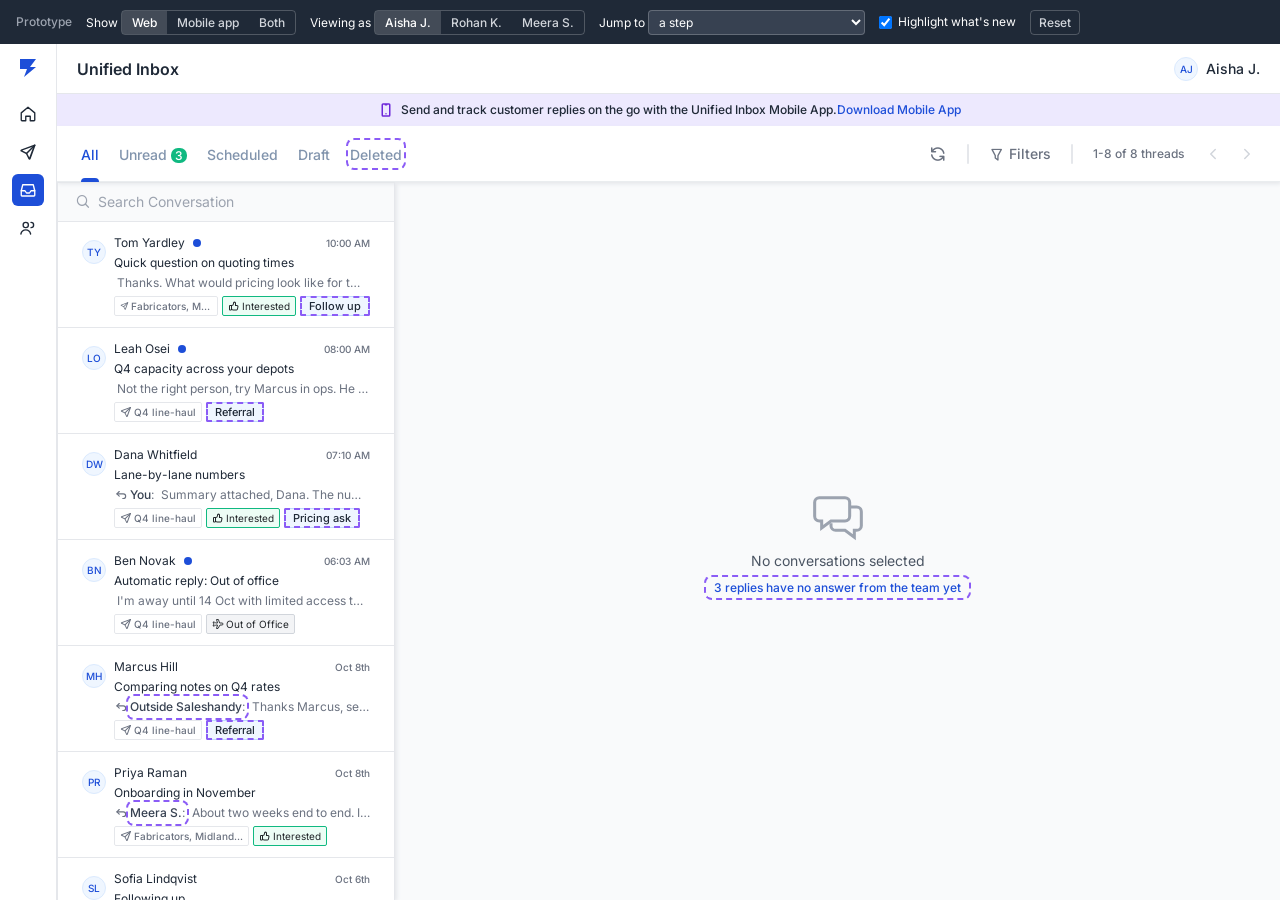
<file: prototype/index.html>
<!doctype html>
<html lang="en">
<head>
<meta charset="utf-8">
<meta name="viewport" content="width=device-width, initial-scale=1">
<title>Unified Inbox · team features on production</title>
<link rel="preconnect" href="https://fonts.googleapis.com">
<link rel="preconnect" href="https://fonts.gstatic.com" crossorigin>
<link href="https://fonts.googleapis.com/css2?family=Inter:wght@400;500;600;700&display=swap" rel="stylesheet">
<!-- Production stylesheet, downloaded verbatim from my.saleshandy.com/assets/index-BTykneNi.css on 11 Oct 2026
     (webui main 2ae90d3). Only the icon-font URLs were repointed to the local copies beside it.
     Markup below uses production's own class names, captured from the live /conversations page. -->
<link rel="stylesheet" href="prod/index.css">
<style>
/* ───────── prototype-only styles. Everything production does not have is prefixed nx- ───────── */
html,body{height:100%;margin:0}
body{font-family:Inter,sans-serif;background:#fff;overflow:hidden}
.demo{min-height:44px;box-sizing:border-box;display:flex;align-items:center;gap:6px 14px;flex-wrap:wrap;padding:6px 16px;background:#1f2937;color:#fff;font-size:12px;line-height:16px;position:relative;z-index:2000}
.demo .t{color:#9ca3af;font-weight:500}
.demo .seg{display:inline-flex;border:1px solid rgba(255,255,255,.22);border-radius:4px;overflow:hidden}
.demo .seg button{background:none;border:0;color:#d1d5db;padding:4px 10px;font:500 12px Inter,sans-serif;cursor:pointer}
.demo .seg button[aria-pressed="true"]{background:rgba(255,255,255,.16);color:#fff}
.demo select{font:12px Inter,sans-serif;background:#374151;color:#fff;border:1px solid rgba(255,255,255,.22);border-radius:4px;padding:3px 6px}
.demo .btnr{background:none;color:#d1d5db;border:1px solid rgba(255,255,255,.22);border-radius:4px;padding:4px 8px;font:500 12px Inter,sans-serif;cursor:pointer}
.demo label{margin:0}
.demo label.tg{display:inline-flex;align-items:center;gap:6px;cursor:pointer}
.demo .key{margin-left:auto;display:inline-flex;align-items:center;gap:6px;color:#c4b5fd}
.demo .key i{width:14px;height:10px;border:2px dashed #a78bfa;border-radius:3px;display:inline-block}

/* "What's new" highlight: every element production does not have carries .nx-new */
.show-new .nx-new{outline:2px dashed #8b5cf6;outline-offset:2px;border-radius:4px}
.show-new .nx-new-block{box-shadow:inset 0 0 0 2px #c4b5fd}

.stage{height:calc(100vh - var(--demoh,44px));display:flex;min-height:0}
.web{flex:1;min-width:0;display:flex;height:100%}
.nx-rail{width:57px;flex-shrink:0;border-right:1px solid #e5e7eb;display:flex;flex-direction:column;align-items:center;gap:6px;padding:12px 0;background:#fff}
.nx-rail .lg{width:24px;height:24px;margin-bottom:12px;color:#1d4ed8}
.nx-rail a{width:32px;height:32px;border-radius:6px;display:flex;align-items:center;justify-content:center;color:#1f2937}
.nx-rail a.on{background:#1d4ed8;color:#fff}
.nx-main{flex:1;min-width:0;display:flex;flex-direction:column;height:100%}
.nx-pagehdr{height:50px;flex-shrink:0;display:flex;align-items:center;padding:0 20px;border-bottom:1px solid #e5e7eb;background:#fff}
.nx-pagehdr h2{margin:0;font-size:16px;line-height:24px;font-weight:600;color:#1f2937}
.nx-pagehdr .me{margin-left:auto;display:flex;align-items:center;gap:8px;font-size:14px;font-weight:500;color:#1f2937}
.nx-pagehdr .me .shd-avatar{margin:0}
.unified-inbox{min-height:0}
.unified-inbox-mail-list{position:relative}
/* tinted selected row: production's grey #6b7280 is 4.4:1 on #eff6ff, so the row's grey text steps to the next SD grey */
.mail-item.active .duration,.mail-item.active .gray-txt-15{color:#4b5563}

/* new: label pills in a fixed-height row and in the thread header */


.mail-item .unified-inbox-unSubScribed .d-flex{flex-wrap:nowrap;overflow:hidden}
/* production fades rows in once on load; the prototype re-renders on every click, so the replay is switched off */
.unified-inbox-content .mail-item{animation:none}
.mail-item .shd-pills .pills-label{white-space:nowrap;overflow:hidden;text-overflow:ellipsis}
.mail-item .sequence-pill{flex-shrink:1;min-width:40px;max-width:100%}
.mail-item .email-category,.mail-item .nx-lpill,.mail-item .nx-more{flex-shrink:0}

/* labels sit in production's existing tag row: same 20px outlined tag as the sequence and outcome tags, no extra row */
.mail-item .nx-lpill,.mail-item .nx-more{box-sizing:border-box;height:20px;padding:0 5px;border:1px solid #bfdbfe;border-radius:2px;background:#eff6ff;display:inline-flex;align-items:center;margin:0 0 0 4px;position:relative;max-width:84px}
.mail-item .nx-lpill .regular-2,.mail-item .nx-more .regular-2{font-size:11px;line-height:16px;font-weight:500;color:#1f2937;overflow:hidden;text-overflow:ellipsis;white-space:nowrap}
.mail-item .nx-more{max-width:none}
.mail-item .nx-lpill[data-act]:hover{text-decoration:underline}
.show-new .mail-item .nx-lpill.nx-new,.show-new .mail-item .nx-more.nx-new{outline-offset:-2px}
.nx-hlabels{gap:6px;flex-shrink:0}
/* design-system tags (ProspectTag, bs-tag bs-tag-blue-17) and the tag-button from AddRemoveTag; only spacing is set here */
.nx-hlabels .bs-tag{margin:0;max-width:110px;box-shadow:inset 0 0 0 1px #bfdbfe}
.nx-hlabels .bs-tag .nx-tagname{overflow:hidden;text-overflow:ellipsis;white-space:nowrap}
.nx-hlabels .bs-tag[data-act]:hover,.nx-hlabels .nx-tagname:hover{text-decoration:underline}
.nx-hlabels .sh-close{cursor:pointer;font-size:10px;color:#4b5563;position:relative}
/* 24px hit area, visual size unchanged */
.nx-hlabels .sh-close::after{content:"";position:absolute;left:-4px;right:-10px;top:-7px;bottom:-7px}
.nx-hlabels .tag-icon{display:flex;align-items:center;justify-content:center;border:0;background:none;padding:0}
.nx-hlabels .tag-icon.open{background:#dbeafe}
.nx-hlabels .tag-icon.open svg{color:#1d4ed8}
.nx-hlabels .tag-icon:focus-visible{outline:auto 3px #1f2937}
.nx-hlabels .sh-close:hover{color:#1f2937}
.nx-hlabels .tag-button{font-family:Inter,sans-serif}
.nx-hlabels .tag-button.open{border-color:#1d4ed8!important;color:#1d4ed8!important}
.m-pill.lab{border:1px solid #bfdbfe;background:#eff6ff;color:#1f2937;cursor:pointer}
.unified-inbox-mail-header--left{min-width:0;flex:1 1 auto}
.unified-inbox-mail-header--left>.d-flex{min-width:0}
.unified-inbox-mail-subject{min-width:0;overflow:hidden}
.unified-inbox-mail-subject span{display:block;white-space:nowrap;overflow:hidden;text-overflow:ellipsis}
.unified-inbox-mail-header--right{flex-shrink:1;min-width:0}
.unified-inbox-mail-header--right>*{flex-shrink:0}
.unified-inbox-mail-header--right>.nx-hlabels{flex-shrink:1;min-width:0}
.unified-inbox-mail-header--right .nx-hchip{flex-shrink:1;min-width:0}
.unified-inbox-mail-header--left>.gap-8{flex-shrink:0}
.unified-inbox-mail-header--left .shd-pills .pills-label{white-space:nowrap}
.unified-inbox-mail-header--right .email-category-renderer{white-space:nowrap}
@media (max-width:1300px){.demo .key{display:none}}
/* narrow window in Web mode: tabs scroll sideways, Filters and the pager wrap to a second line; desktop widths untouched */
@media (max-width:700px){
.unified-inbox-content--row{flex-wrap:wrap;height:auto;padding:12px 16px;row-gap:8px}
.unified-inbox-content--row .row-left{max-width:100%;overflow-x:auto;padding-bottom:16px;margin-bottom:-16px;scrollbar-width:none}
.unified-inbox-content--row .row-left::-webkit-scrollbar{display:none}
.unified-inbox-content--row .row-left>.d-flex,.unified-inbox-content--row .row-left .gap-20{flex-shrink:0;gap:14px}
.unified-inbox-content--row .row-right{width:100%;justify-content:space-between;gap:12px}
}








/* bootstrap stacking: backdrop under the modal it belongs to */
#overlay .modal-backdrop{z-index:1040}
#overlay .modal{z-index:1050;top:var(--demoh,44px);height:calc(100% - var(--demoh,44px))}
#overlay .modal-backdrop{top:var(--demoh,44px)}
/* production slides the drawer in once; the prototype redraws on every click, so the slide plays only when it opens */
#overlay .prospects-filters-modal.nx-settled{animation:none}
/* production fades a message body in when it is expanded; redraws here would replay it on every click */
.unified-inbox-mail-threads .accordion__panel{animation:none}
#overlay .prospects-filters-modal .modal-dialog{height:100%}
.nx-banner .btn-solid svg{margin-right:6px}
.nx-who{color:#374151;font-weight:500}
.nx-delby{display:inline-flex;align-items:center;gap:4px;font-size:11px;line-height:16px;font-weight:500;color:#4b5563;background:#f3f4f6;border:1px solid #e5e7eb;border-radius:2px;padding:1px 5px;white-space:nowrap}

/* labels control beside Outcome, same box as production's select */
.nx-anchor{position:relative;display:flex;align-items:center}
.unified-inbox-mail-header--right{gap:12px}
.mail-action-btn{color:#6b7280}
.mail-action-btn:hover{color:#1f2937}
.mail-action-btn.nx-del{position:relative}
.mail-action-btn.nx-del::after{content:"";position:absolute;inset:-3px}
.mail-action-btn.nx-del:hover{color:#1f2937}

/* production transfer dropdown, positioned under its control */
.nx-pop{position:absolute;top:calc(100% + 6px);right:0;z-index:50;width:264px}
.nx-pop .transfer-container{background:#fff;border:1px solid #e5e7eb;border-radius:4px;box-shadow:0 2px 12px rgba(31,41,55,.12)}
.nx-pop .transfer-body{padding:8px}
.nx-pop .transfer-search .bs-input-affix-wrapper{width:100%}
.nx-pop .transfer-list{list-style:none;margin:6px 0 0;padding:0;max-height:260px;overflow:auto}
.nx-pop .transfer-list li{display:flex;align-items:center;gap:8px;min-height:32px;padding:4px 8px;border-radius:4px;cursor:pointer;font-size:14px;color:#1f2937}
.nx-pop .transfer-list li:hover{background:#f3f4f6}
.nx-pop .transfer-list li.active{background:#eff6ff;color:#1d4ed8}
.nx-pop .transfer-list li .k{margin-left:auto;font-size:12px;color:#4b5563}
.nx-pop .transfer-list li.nx-add{color:#1d4ed8;font-weight:500}
.nx-pop .nx-form{display:flex;flex-direction:column;gap:10px;padding:4px}
.nx-pop .nx-form .ttl{font-weight:600;font-size:14px;color:#1f2937}
.nx-pop .nx-form input{height:32px;border:1px solid #1d4ed8;box-shadow:0 0 0 3px #dbeafe;border-radius:4px;padding:0 8px;font:14px Inter,sans-serif;outline:0}
.nx-pop .nx-form input.err{border-color:#b91c1c;box-shadow:0 0 0 3px #fee2e2}
.nx-pop .nx-form .er{font-size:12px;color:#b91c1c}
.nx-pop .nx-form .btns{display:flex;justify-content:flex-end;gap:8px}
.nx-cbx{width:16px;height:16px;border-radius:3px;border:1.5px solid #9ca3af;box-sizing:border-box;position:relative;flex-shrink:0;display:inline-block}
.nx-cbx.on{background:#1d4ed8;border-color:#1d4ed8}
.nx-cbx.on::after{content:"";position:absolute;left:4px;top:1px;width:4px;height:8px;border:solid #fff;border-width:0 1.5px 1.5px 0;transform:rotate(40deg)}

/* new: who sent a team reply, and activity lines in the thread */
.nx-sentby{display:inline-flex;align-items:center;gap:4px;margin-left:8px;font-size:11px;line-height:16px;font-weight:500;color:#1e40af;background:#eff6ff;border:1px solid #bfdbfe;border-radius:10px;padding:0 8px;vertical-align:middle}
.nx-sentby.seq{color:#4b5563;background:#f3f4f6;border-color:#e5e7eb}
.nx-sentby.ext{color:#92400e;background:#fffbeb;border-color:#fde68a}
.nx-act{display:flex;align-items:center;gap:8px;font-size:12px;line-height:16px;color:#4b5563;margin:0 0 14px}
.nx-act i{flex:1;height:1px;background:#e5e7eb}
.nx-act b{color:#374151;font-weight:600}
.nx-act .shd-avatar{margin:0}
.nx-banner{display:flex;align-items:center;gap:12px;padding:10px 24px;background:#f9fafb;border-bottom:1px solid #e5e7eb;color:#374151;font-size:14px;flex-wrap:wrap}
.nx-banner .btn-solid{margin-left:auto}
.nx-replybtn{display:inline-flex;align-items:center;gap:6px;height:32px;padding:0 14px;border:1px solid #1d4ed8;color:#1d4ed8;background:#fff;border-radius:4px;font:500 14px Inter,sans-serif;cursor:pointer;margin:2px 0 24px}
.nx-composer{border:1px solid #d1d5db;border-radius:8px;background:#fff;margin:2px 0 24px}
.nx-composer textarea{display:block;width:100%;border:0;outline:0;resize:none;padding:12px 14px;min-height:88px;font:14px/20px Inter,sans-serif;border-radius:8px 8px 0 0}
.nx-composer .cb{display:flex;align-items:center;gap:8px;padding:8px 12px;border-top:1px solid #f3f4f6;font-size:12px;color:#4b5563}
.nx-composer .cb .btn-ghost{margin-left:auto}
.nx-toast{position:fixed;left:50%;bottom:24px;transform:translateX(-50%);background:#1f2937;color:#fff;border-radius:6px;padding:10px 16px;display:flex;gap:16px;align-items:center;font-size:14px;z-index:3000;box-shadow:0 4px 16px rgba(0,0,0,.2)}
.nx-toast button{background:none;border:0;color:#93c5fd;font:500 14px Inter,sans-serif;cursor:pointer;padding:0;position:relative}
.nx-toast button::after{content:"";position:absolute;inset:-8px -6px}
.nx-toast button:focus-visible{outline:auto 3px #fff;outline-offset:2px}
.nx-empty{flex:1;display:flex;flex-direction:column;align-items:center;justify-content:center;gap:8px;color:#4b5563;font-size:14px}
.nx-empty b{color:#1f2937;font-size:16px}

/* filters drawer: production modal shell; react-select boxes redrawn from their computed styles */
.nx-sel{position:relative}
.nx-sel .ctl{min-height:38px;border:1px solid #e5e7eb;border-radius:4px;background:#fff;display:flex;align-items:center;gap:6px;flex-wrap:wrap;padding:4px 40px 4px 10px;cursor:pointer;font-size:14px;color:#6b7280;position:relative}
.nx-sel .ctl::after{content:"";position:absolute;right:34px;top:8px;bottom:8px;width:1px;background:#ccc}
.nx-sel .ctl .chev{position:absolute;right:9px;top:50%;transform:translateY(-50%);color:#ccc;display:flex}
.nx-sel .chipv{display:inline-flex;align-items:center;gap:4px;background:#f3f4f6;border-radius:2px;padding:1px 6px;font-size:12px;color:#1f2937}
.nx-sel .opts{position:absolute;left:0;right:0;top:calc(100% + 4px);background:#fff;border:1px solid #e5e7eb;border-radius:4px;box-shadow:0 4px 14px rgba(31,41,55,.12);z-index:5;padding:4px;max-height:240px;overflow:auto}
.nx-sel .opts div{display:flex;align-items:center;gap:8px;padding:7px 8px;border-radius:4px;cursor:pointer;font-size:14px;color:#1f2937}
.nx-sel .opts div:hover{background:#f3f4f6}
.nx-sel .opts .k{margin-left:auto;color:#4b5563;font-size:12px}
.nx-radios{display:flex;gap:16px;font-size:14px;color:#1f2937}
.nx-radios span{display:inline-flex;align-items:center;gap:6px}
.nx-radios i{width:14px;height:14px;border-radius:50%;border:1px solid #d1d5db;display:inline-block}
.nx-radios i.on{border:4px solid #1d4ed8}
.nx-applied{display:flex;align-items:center;gap:8px;flex-wrap:wrap;padding:10px 24px;border-bottom:1px solid #eaedef;background:#fff;font-size:12px}
.nx-applied .fc{display:inline-flex;align-items:center;gap:6px;border:1px solid #e5e7eb;border-radius:14px;padding:2px 4px 2px 10px;color:#374151;background:#f9fafb}
.nx-applied .fc b{font-weight:600}
.nx-applied .fc button{border:0;background:none;color:#4b5563;cursor:pointer;width:18px;height:18px;border-radius:9px;display:inline-flex;align-items:center;justify-content:center}
.nx-applied .fc button:hover{background:#e5e7eb}
.nx-applied .clr{color:#1d4ed8;font-weight:500;cursor:pointer;background:none;border:0;font-size:12px}
.nx-confirm .modal-dialog{max-width:460px}
.nx-btn-danger{display:inline-flex;align-items:center;height:32px;padding:0 16px;border-radius:4px;background:#b91c1c;color:#fff;border:0;font:500 14px Inter,sans-serif;cursor:pointer}
.nx-btn-danger:hover{background:#991b1b}
/* the 3px ring label chips already show, now on every control inside the two modals */
.prospects-filters-modal :is(button,[role="button"],[role="option"],input):focus-visible,.nx-confirm :is(button,[role="button"]):focus-visible{outline:auto 3px #1f2937;outline-offset:2px}
.nx-sel .opts div:focus-visible{outline-offset:-2px}

/* ───────── mobile app frame (drawn from the app's help-centre screenshots) ───────── */
.mob-wrap{display:flex;align-items:flex-start;justify-content:center;gap:32px;padding:24px;overflow:auto;background:#eef2ff;height:100%;box-sizing:border-box;flex-wrap:wrap;flex:1}
.both .mob-wrap{flex:0 0 470px;border-left:1px solid #e5e7eb}
.phone{width:390px;height:780px;border-radius:44px;border:10px solid #c7d2fe;background:#fff;position:relative;overflow:hidden;box-shadow:0 10px 30px rgba(49,46,129,.15);font-family:Inter,sans-serif;color:#111827;flex-shrink:0}
.phone .sb{height:40px;display:flex;align-items:center;justify-content:space-between;padding:0 26px;font-size:14px;font-weight:600}
.phone .scr{position:absolute;top:40px;left:0;right:0;bottom:0;display:flex;flex-direction:column}
.m-top{display:flex;align-items:center;gap:10px;padding:6px 14px}
.m-search{flex:1;height:38px;border-radius:19px;background:#f3f4f6;display:flex;align-items:center;gap:8px;padding:0 14px;color:#4b5563;font-size:14px}
.m-me{width:34px;height:34px;border-radius:17px;background:#e0e7ff;color:#3730a3;display:flex;align-items:center;justify-content:center;font-size:12px;font-weight:600}
.m-chips{display:flex;gap:8px;overflow-x:auto;padding:8px 14px 10px;scrollbar-width:none;flex-shrink:0}
.m-chips::-webkit-scrollbar{display:none}
.m-chip[data-act]::after{content:"";position:absolute;left:0;right:0;top:-8px;bottom:-8px}
.m-chip{position:relative;flex-shrink:0;display:inline-flex;align-items:center;gap:4px;height:30px;padding:0 12px;border-radius:15px;border:1px solid #e5e7eb;font-size:12px;font-weight:500;color:#374151;background:#fff;cursor:pointer;white-space:nowrap}
.m-chip.on{background:#dbeafe;border-color:#93c5fd;color:#1d4ed8}
.m-chip.clr{color:#1d4ed8;border-color:#93c5fd}
.m-tabs{display:flex;gap:18px;padding:0 16px;border-bottom:1px solid #f3f4f6;font-size:13px;font-weight:500;color:#4b5563;flex-shrink:0}
.m-tabs span{padding:8px 0;cursor:pointer}
.m-tabs span.on{color:#1d4ed8;box-shadow:inset 0 -2px 0 #1d4ed8}
.m-list{flex:1;overflow:auto}
.m-row{display:flex;gap:12px;padding:12px 16px;border-bottom:1px solid #f3f4f6;cursor:pointer}
.m-row .av{width:36px;height:36px;border-radius:18px;background:#eef2ff;color:#3730a3;font-size:12px;font-weight:600;display:flex;align-items:center;justify-content:center;flex-shrink:0}
.m-row .b{flex:1;min-width:0}
.m-row .n{display:flex;align-items:center;gap:6px;font-size:15px;font-weight:600}
.m-row .n .d{width:7px;height:7px;border-radius:4px;background:#2563eb}
.m-row .n .dt{margin-left:auto;font-size:12px;font-weight:400;color:#4b5563}
.m-row .s{font-size:13px;font-weight:600;white-space:nowrap;overflow:hidden;text-overflow:ellipsis;margin-top:2px}
.m-row .p{font-size:13px;color:#4b5563;white-space:nowrap;overflow:hidden;text-overflow:ellipsis;margin-top:2px}
.m-row .pl{display:flex;gap:6px;margin-top:6px;overflow:hidden}
.m-pill{display:inline-flex;align-items:center;gap:4px;height:22px;padding:0 7px;border-radius:4px;border:1px solid #e5e7eb;font-size:11px;color:#4b5563;white-space:nowrap;flex-shrink:0;position:relative}

.m-pill.pos{border-color:#86efac;background:#f0fdf4;color:#15803d}
.m-pill.neg{border-color:#fecaca;background:#fef2f2;color:#b91c1c}
.m-pill.del{border-color:#e5e7eb;background:#f3f4f6;color:#4b5563}
.m-bar{display:flex;align-items:center;gap:10px;padding:8px 12px;border-bottom:1px solid #f3f4f6}
.m-bar .ttl{flex:1;min-width:0;font-size:15px;font-weight:600;white-space:nowrap;overflow:hidden;text-overflow:ellipsis}
.m-ib::after{content:"";position:absolute;inset:-5px}
.m-ib{width:36px;height:36px;border-radius:18px;border:1px solid #e5e7eb;display:flex;align-items:center;justify-content:center;color:#374151;background:#fff;cursor:pointer;flex-shrink:0;position:relative}
.m-ib .bd{position:absolute;top:-3px;right:-3px;min-width:16px;height:16px;border-radius:8px;background:#1d4ed8;color:#fff;font-size:10px;font-weight:600;display:flex;align-items:center;justify-content:center;padding:0 3px}
.m-meta{display:flex;gap:6px;flex-wrap:wrap;padding:8px 14px;border-bottom:1px solid #f3f4f6}
.m-thread{flex:1;overflow:auto;padding:12px 14px;display:flex;flex-direction:column;gap:10px;background:#f9fafb}
.m-msg{background:#fff;border:1px solid #eef0f3;border-radius:12px;padding:10px 12px;font-size:13px;line-height:19px;flex-shrink:0}
.m-msg .f{display:flex;align-items:center;gap:6px;flex-wrap:wrap;font-size:12px;color:#4b5563;margin-bottom:4px}
.m-msg .f b{color:#111827}
.m-act{display:flex;align-items:center;gap:6px;font-size:11px;color:#4b5563;flex-shrink:0}
.m-act i{flex:1;height:1px;background:#e5e7eb}
.m-act b{color:#374151}
.m-reply{padding:10px 14px;border-top:1px solid #f3f4f6;display:flex;gap:8px}
.m-reply span{flex:1;height:40px;border-radius:20px;border:1px solid #e5e7eb;display:flex;align-items:center;padding:0 14px;color:#9ca3af;font-size:14px}
.m-reply b{width:40px;height:40px;border-radius:20px;background:#1d4ed8;color:#fff;display:flex;align-items:center;justify-content:center}
.m-sheet-bg{position:absolute;inset:0;background:rgba(17,24,39,.35);z-index:5}
.m-sheet{position:absolute;left:0;right:0;bottom:0;background:#fff;border-radius:18px 18px 0 0;z-index:6;padding:8px 0 16px;max-height:80%;overflow:auto}
.m-sheet .grab{width:40px;height:4px;border-radius:2px;background:#d1d5db;margin:0 auto 8px}
.m-sheet .hd{display:flex;align-items:center;justify-content:space-between;padding:4px 18px 10px;font-size:17px;font-weight:600}
.m-sheet .hd button{background:none;border:0;font-size:22px;line-height:22px;color:#4b5563;cursor:pointer;position:relative}
.m-sheet .hd button::after{content:"";position:absolute;inset:-11px}
.m-sheet .opt{display:flex;align-items:center;gap:12px;padding:12px 18px;font-size:15px;cursor:pointer;border-top:1px solid #f9fafb}
.m-sheet .opt .rd{margin-left:auto;width:20px;height:20px;border-radius:10px;border:1.5px solid #9ca3af;box-sizing:border-box}
.m-sheet .opt .rd.on{border:6px solid #1d4ed8}
.m-sheet .opt .k{margin-left:auto;color:#4b5563;font-size:13px}
.m-sheet .opt.add{color:#1d4ed8;font-weight:500}
.m-sheet .note{font-size:12px;color:#4b5563;padding:8px 18px 0}
.m-sheet .acts{display:flex;gap:10px;padding:12px 18px 0}
.m-sheet .acts button{flex:1;height:44px;border-radius:10px;font:600 15px Inter,sans-serif;border:1px solid #e5e7eb;background:#fff;cursor:pointer}
.m-sheet .acts button.d{background:#b91c1c;border-color:#b91c1c;color:#fff}
.m-sheet .acts button.p{background:#1d4ed8;border-color:#1d4ed8;color:#fff}
.m-sheet .acts button:disabled{opacity:.4}
.m-sheet input{margin:4px 18px;width:calc(100% - 36px);height:44px;border:1px solid #1d4ed8;border-radius:10px;padding:0 12px;font:15px Inter,sans-serif;box-sizing:border-box;outline:0}
.m-banner{display:flex;align-items:center;gap:8px;padding:10px 14px;background:#f9fafb;border-bottom:1px solid #e5e7eb;color:#374151;font-size:12px}
.m-banner b{margin-left:auto;color:#1d4ed8;cursor:pointer;position:relative}
.m-banner b::after{content:"";position:absolute;inset:-14px -10px}
.m-cap{width:300px;font-size:13px;line-height:20px;color:#374151}
.m-cap h3{margin:0 0 8px;font-size:15px;color:#111827}
.m-cap ul{margin:0;padding-left:18px}
.m-cap li{margin-bottom:6px}
</style>
</head>
<body>
<div class="demo" id="demo"></div>
<div class="stage" id="stage"></div>
<div id="overlay"></div>

<script>
/* ═════════ data ═════════ */
const USERS = { aj: { name: 'Aisha J.', init: 'AJ' }, rk: { name: 'Rohan K.', init: 'RK' }, ms: { name: 'Meera S.', init: 'MS' } };
const ORDER = ['aj', 'rk', 'ms'];
const MAILBOX = { name: 'Meridian Sales', email: 'sales@meridian.io', init: 'MS' };
const SENT = { pos: 'positive-sentiment', neg: 'negative-sentiment', neu: 'neutral-sentiment', def: 'default-sentiment' };
const OUTCOMES = [
  { id: 'unc', name: 'Uncategorized', s: 'def', ic: 'mail' }, { id: 'int', name: 'Interested', s: 'pos', ic: 'thumb' },
  { id: 'ni', name: 'Not Interested', s: 'neg', ic: 'thumbd' }, { id: 'mtg', name: 'Meeting Booked', s: 'pos', ic: 'cal' },
  { id: 'ooo', name: 'Out of Office', s: 'neu', ic: 'plane' }, { id: 'cls', name: 'Closed', s: 'pos', ic: 'dollar' },
  { id: 'now', name: 'Not Now', s: 'neu', ic: 'clock' }, { id: 'dnc', name: 'Do Not Contact', s: 'neg', ic: 'ban' },
];
const STEPS = ['1. Aisha opens the shared inbox', '2. Every reply names who sent it', '3. Aisha adds a label', '4. Aisha creates a new label',
  '5. Aisha changes the outcome', '6. Aisha deletes a thread', '7. Meera sees who deleted it', '8. Meera filters by who replied'];
const d = (day, h, m) => new Date(2026, 9, day, h, m).getTime();
const NOW0 = d(9, 11, 0);
let S, ui, clock;

function seed() {
  clock = NOW0;
  S = {
    me: 'aj',
    labels: [{ id: 'followup', name: 'Follow up' }, { id: 'pricing', name: 'Pricing ask' }, { id: 'referral', name: 'Referral' }, { id: 'quote', name: 'Quote sent' }],
    threads: [
      { id: 'tom', name: 'Tom Yardley', email: 'tom@cassmetals.com', init: 'TY', seq: 'Fabricators, Midlands', subject: 'Re: Quick question on quoting times', outcome: 'int', labels: ['followup'], unread: true, deleted: null, finished: false, items: [
        { k: 'seq', step: 2, at: d(6, 9, 30), text: 'Hi Tom,\n\nFollowing up on my note last week. Worth fifteen minutes to see whether this fits how your buyers work?' },
        { k: 'in', at: d(8, 16, 12), text: 'Interesting. Can you send the case study you mentioned?' },
        { k: 'ev', type: 'outcome', by: 'rk', from: 'unc', to: 'int', at: d(8, 16, 20) },
        { k: 'out', by: 'rk', at: d(9, 9, 0), text: 'Here it is, Tom. Cass Metals cut quoting time by a third in the first quarter.' },
        { k: 'in', at: d(9, 10, 0), text: 'Thanks. What would pricing look like for two plants?' },
      ] },
      { id: 'leah', name: 'Leah Osei', email: 'leah@harbourview.co', init: 'LO', seq: 'Q4 line-haul', subject: 'Re: Q4 capacity across your depots', outcome: 'unc', labels: ['referral'], unread: true, deleted: null, items: [
        { k: 'seq', step: 1, at: d(8, 9, 0), text: 'Hi Leah,\n\nHow are you planning Q4 line-haul capacity across your depots?' },
        { k: 'in', at: d(9, 8, 0), text: 'Not the right person, try Marcus in ops. He owns carrier contracts.' },
      ] },
      { id: 'dana', name: 'Dana Whitfield', email: 'dana@brightline.com', init: 'DW', seq: 'Q4 line-haul', subject: 'Re: Lane-by-lane numbers', outcome: 'int', labels: ['pricing'], unread: false, deleted: null, items: [
        { k: 'seq', step: 2, at: d(7, 9, 0), text: 'Hi Dana,\n\nSharing the lane-by-lane numbers we discussed. Happy to send a summary.' },
        { k: 'in', at: d(9, 6, 40), text: "Send the summary over. If the numbers hold up I'll loop in finance." },
        { k: 'ev', type: 'outcome', by: null, from: 'unc', to: 'int', at: d(9, 6, 41) },
        { k: 'out', by: 'aj', at: d(9, 7, 10), text: 'Summary attached, Dana. The numbers assume your current three lanes.' },
      ] },
      { id: 'ben', name: 'Ben Novak', email: 'ben@northwind.io', init: 'BN', seq: 'Q4 line-haul', subject: 'Automatic reply: Out of office', outcome: 'ooo', labels: [], unread: true, deleted: null, items: [
        { k: 'seq', step: 1, at: d(9, 6, 2), text: 'Hi Ben,\n\nQuick one: how are you handling Q4 line-haul capacity across the Northwind depots?' },
        { k: 'in', at: d(9, 6, 3), text: "I'm away until 14 Oct with limited access to email. For urgent matters contact ops@northwind.io." },
        { k: 'ev', type: 'outcome', by: null, from: 'unc', to: 'ooo', at: d(9, 6, 3) },
      ] },
      { id: 'priya', name: 'Priya Raman', email: 'priya@vertexhealth.com', init: 'PR', seq: 'Fabricators, Midlands', subject: 'Re: Onboarding in November', outcome: 'int', labels: [], unread: false, deleted: null, items: [
        { k: 'seq', step: 3, at: d(5, 9, 0), text: 'Hi Priya,\n\nOne last note from me. If onboarding time is the blocker, it is shorter than most expect.' },
        { k: 'in', at: d(8, 9, 15), text: 'What would onboarding look like if we started in November?' },
        { k: 'ev', type: 'outcome', by: 'ms', from: 'unc', to: 'int', at: d(8, 9, 30) },
        { k: 'out', by: 'ms', at: d(8, 10, 5), text: 'About two weeks end to end. I can walk you through it on a call.' },
      ] },
      { id: 'marcus', name: 'Marcus Hill', email: 'marcus@harbourview.co', init: 'MH', seq: 'Q4 line-haul', subject: 'Re: Comparing notes on Q4 rates', outcome: 'unc', labels: ['referral'], unread: false, deleted: null, items: [
        { k: 'seq', step: 1, at: d(7, 9, 0), text: 'Hi Marcus,\n\nLeah suggested you own carrier contracts. Open to comparing notes on Q4 rates?' },
        { k: 'in', at: d(7, 15, 20), text: 'Leah passed your note on. Happy to compare notes on carrier rates.' },
        { k: 'out', by: null, ext: true, at: d(8, 11, 0), text: 'Thanks Marcus, sending a few times for next week.' },
      ] },
      { id: 'sofia', name: 'Sofia Lindqvist', email: 'sofia@alloyco.com', init: 'SL', seq: 'Fabricators, Midlands', subject: 'Re: Following up', outcome: 'ni', labels: [], unread: false, deleted: null, finished: true, items: [
        { k: 'seq', step: 2, at: d(5, 9, 0), text: 'Hi Sofia,\n\nFollowing up in case my first note got buried.' },
        { k: 'in', at: d(6, 14, 0), text: "We've just signed with another vendor, so not this year." },
        { k: 'ev', type: 'outcome', by: 'rk', from: 'unc', to: 'ni', at: d(6, 14, 30) },
      ] },
      { id: 'arjun', name: 'Arjun Mehta', email: 'arjun@cascade.partners', init: 'AM', seq: 'Fabricators, Midlands', subject: 'Re: 20 minutes on quoting times', outcome: 'mtg', labels: ['quote'], unread: false, deleted: null, finished: true, items: [
        { k: 'seq', step: 1, at: d(5, 9, 0), text: 'Hi Arjun,\n\nWould a 20-minute look at quoting times be useful this month?' },
        { k: 'in', at: d(6, 10, 0), text: 'Tuesday works. Send an invite?' },
        { k: 'out', by: 'rk', at: d(6, 10, 20), text: 'Invite sent for Tuesday at 11.' },
        { k: 'ev', type: 'outcome', by: 'rk', from: 'unc', to: 'mtg', at: d(6, 10, 21) },
      ] },
    ],
  };
  ui = { view: 'web', showNew: true, feed: 'all', sel: null, search: '', pop: null, labelQuery: '', newName: '',
         modal: null, toast: null, composing: false, draft: '', filters: { outcomes: [], replied: [], labels: [] },
         draftFilters: null, openSel: null, m: { screen: 'list', sheet: null, newName: '' } };
}

/* ═════════ helpers ═════════ */
const esc = (s) => String(s).replace(/[&<>"']/g, (c) => ({ '&': '&amp;', '<': '&lt;', '>': '&gt;', '"': '&quot;', "'": '&#39;' }[c]));
const T = (id) => S.threads.find((t) => t.id === id);
const L = (id) => S.labels.find((l) => l.id === id);
const O = (id) => OUTCOMES.find((o) => o.id === id);
const tick = () => (clock += 60e3);
const who = (u) => (u === S.me ? 'You' : USERS[u].name);
const MON = ['Jan', 'Feb', 'Mar', 'Apr', 'May', 'Jun', 'Jul', 'Aug', 'Sep', 'Oct', 'Nov', 'Dec'];
const ord = (n) => n + (n % 10 === 1 && n !== 11 ? 'st' : n % 10 === 2 && n !== 12 ? 'nd' : n % 10 === 3 && n !== 13 ? 'rd' : 'th');
function hm(ts) { const x = new Date(ts); let h = x.getHours(); const m = String(x.getMinutes()).padStart(2, '0'); const ap = h >= 12 ? 'PM' : 'AM'; h = h % 12 || 12; return `${String(h).padStart(2, '0')}:${m} ${ap}`; }
const sameDay = (a, b) => new Date(a).toDateString() === new Date(b).toDateString();
const listDate = (ts) => (sameDay(ts, clock) ? hm(ts) : `${MON[new Date(ts).getMonth()]} ${ord(new Date(ts).getDate())}`);
const fullDate = (ts) => { const x = new Date(ts); return `${MON[x.getMonth()]} ${x.getDate()}, ${x.getFullYear()} ${hm(ts)}`; };
function rel(ts) { const diff = clock - ts; if (diff < 60e3) return 'just now'; if (diff < 36e5) return `${Math.round(diff / 60e3)} min ago`; return sameDay(ts, clock) ? `today, ${hm(ts)}` : fullDate(ts); }
const lastAt = (t) => Math.max(...t.items.map((i) => i.at));
const outs = (t) => t.items.filter((i) => i.k === 'out');
const lastMsg = (t) => [...t.items].reverse().find((i) => i.k !== 'ev');
const repliers = (t) => new Set(outs(t).map((o) => (o.ext ? 'ext' : o.by)));
const live = () => S.threads.filter((t) => !t.deleted);
const labelCount = (id) => live().filter((t) => t.labels.includes(id)).length;
function labelText(t) { if (!t.labels.length) return 'Add label'; const n = t.labels.map((l) => L(l).name); return n.length <= 2 ? n.join(', ') : `${n.slice(0, 2).join(', ')} +${n.length - 2}`; }
const emptyF = () => ({ outcomes: [], replied: [], labels: [] });

function matches(t, f = ui.filters) {
  if (ui.feed === 'deleted') return !!t.deleted;
  if (t.deleted) return false;
  if (ui.feed === 'unread' && !t.unread) return false;
  if (ui.feed === 'scheduled' || ui.feed === 'draft') return false;
  if (f.outcomes.length && !f.outcomes.includes(t.outcome)) return false;
  if (f.labels.length && !f.labels.some((l) => t.labels.includes(l))) return false;
  if (f.replied.length) { const r = repliers(t); if (!f.replied.some((v) => (v === 'none' ? r.size === 0 : r.has(v)))) return false; }
  if (ui.search) { const q = ui.search.toLowerCase(); if (![t.name, t.subject, ...t.items.map((i) => i.text || '')].join(' ').toLowerCase().includes(q)) return false; }
  return true;
}
const visible = (f) => S.threads.filter((t) => matches(t, f)).sort((a, b) => (ui.feed === 'deleted' ? b.deleted.at - a.deleted.at : lastAt(b) - lastAt(a)));

/* ═════════ icons (production SVGs where captured; repo-equivalent strokes elsewhere) ═════════ */
const P = {
  send: '<path fill="currentColor" fill-rule="evenodd" d="M21.7 2.2a1 1 0 0 1 0 1.4l-11 11a1 1 0 0 1-1.4-1.4l11-11a1 1 0 0 1 1.4 0Z" clip-rule="evenodd"/><path fill="currentColor" fill-rule="evenodd" d="M21.7 2.2a1 1 0 0 1 .234 1.0l-6.5 18a1.5 1.5 0 0 1-2.8.096l-3.3-6.6-6.6-3.3a1.5 1.5 0 0 1 .095-2.8l18-6.5a1 1 0 0 1 1.0.233ZM4.3 10.0l6.0 3.0a1 1 0 0 1 .448.4l3.0 6.0 5.4-14.9-14.9 5.4Z" clip-rule="evenodd"/>',
  thumb: '<path fill="currentColor" fill-rule="evenodd" d="M13 5.0a1 1 0 0 0-1 1v1a5 5 0 0 1-4 4.9v5.1a2 2 0 0 0 2 2h7a1 1 0 0 1 .085.0c.087.0.238-.017.4-.21.2-.199.3-.54.5-1.0l.974-4.8a1 1 0 0 0-.997-.918h-3a1 1 0 0 1-1-1v-5a1 1 0 0 0-1-1Zm-5.4 15.2a2.0 2.0 0 0 1-1.6.8H4a2 2 0 0 1-2-2v-7a2 2 0 0 1 2-2h3a3 3 0 0 0 3-3v-1a3 3 0 0 1 6 0v4h2a3 3 0 0 1 3 3c0 .066-.006.1-.02.1l-1 5-.006.0c-.177.7-.524 1.4-1.0 1.9-.518.5-1.2.84-1.9.791H10a4 4 0 0 1-2.4-.8Zm-1.6-8.2H4v7h2v-7Z" clip-rule="evenodd"/>',
  ban: '<path fill="currentColor" fill-rule="evenodd" d="M12 4a8 8 0 1 0 0 16 8 8 0 0 0 0-16ZM2 12C2 6.4 6.4 2 12 2s10 4.4 10 10-4.4 10-10 10S2 17.5 2 12Z" clip-rule="evenodd"/><path fill="currentColor" fill-rule="evenodd" d="M4.9 4.9a1 1 0 0 1 1.4 0l12.6 12.6a1 1 0 0 1-1.4 1.4l-12.6-12.6a1 1 0 0 1 0-1.4Z" clip-rule="evenodd"/>',
  unread: '<path fill-rule="evenodd" clip-rule="evenodd" d="M3.7 4.4C3.3 4.4 3 4.8 3 5.2V12.7C3 13.1 3.3 13.4 3.7 13.4H14.2C14.6 13.4 15 13.1 15 12.7V5.2C15 4.8 14.6 4.4 14.2 4.4H3.7ZM1.5 5.2C1.5 4.0 2.5 2.9 3.7 2.9H14.2C15.4 2.9 16.5 4.0 16.5 5.2V12.7C16.5 13.9 15.4 14.9 14.2 14.9H3.7C2.5 14.9 1.5 13.9 1.5 12.7V5.2Z" fill="currentColor"/><path fill-rule="evenodd" clip-rule="evenodd" d="M1.6 4.8C1.8 4.4 2.3 4.4 2.6 4.6L9.0 8.8L15.3 4.6C15.6 4.4 16.1 4.4 16.3 4.8C16.6 5.1 16.5 5.6 16.1 5.8L9.4 10.3C9.1 10.5 8.8 10.5 8.5 10.3L1.8 5.8C1.4 5.6 1.3 5.1 1.6 4.8Z" fill="currentColor"/><circle cx="15" cy="14" r="2" fill="currentColor"/>',
  reply: '<path fill-rule="evenodd" clip-rule="evenodd" d="M7.2 3.2C7.5 3.5 7.5 3.9 7.2 4.2L5.5 6.0H12C12.9 6.0 13.9 6.3 14.6 7.1C15.3 7.8 15.7 8.7 15.7 9.7C15.7 10.7 15.3 11.7 14.6 12.4C13.9 13.1 12.9 13.5 12 13.5H11.2C10.8 13.5 10.5 13.1 10.5 12.7C10.5 12.3 10.8 12.0 11.2 12.0H12C12.5 12.0 13.1 11.7 13.5 11.3C14.0 10.9 14.2 10.3 14.2 9.7C14.2 9.1 14.0 8.5 13.5 8.1C13.1 7.7 12.5 7.5 12 7.5H5.5L7.2 9.2C7.5 9.5 7.5 9.9 7.2 10.2C6.9 10.5 6.5 10.5 6.2 10.2L3.2 7.2C2.9 6.9 2.9 6.5 3.2 6.2L6.2 3.2C6.5 2.9 6.9 2.9 7.2 3.2Z" fill="currentColor"/>',
};
const S24 = (n, s = 12) => `<svg width="${s}" height="${s}" fill="none" viewBox="0 0 24 24" aria-hidden="true">${P[n]}</svg>`;
const S18 = (n, s = 18) => `<svg width="${s}" height="${s}" viewBox="0 0 18 18" fill="none" aria-hidden="true">${P[n]}</svg>`;
const ST = (dd, s = 16, w = 1.8) => `<svg width="${s}" height="${s}" viewBox="0 0 24 24" fill="none" stroke="currentColor" stroke-width="${w}" stroke-linecap="round" stroke-linejoin="round" aria-hidden="true">${dd}</svg>`;
const I = {
  tag: (s = 12) => ST('<path d="M3 12V4a1 1 0 0 1 1-1h8l9 9-9 9z"/><circle cx="7.5" cy="7.5" r="1.5"/>', s, 2),
  trash: (s = 18) => ST('<path d="M4 7h16"/><path d="M10 11v6M14 11v6"/><path d="M5 7l1 12a2 2 0 0 0 2 2h8a2 2 0 0 0 2-2l1-12"/><path d="M9 7V4h6v3"/>', s, 1.6),
  chev: (s = 16) => ST('<path d="m6 9 6 6 6-6"/>', s, 2),
  chevL: (s = 18) => ST('<path d="m15 6-6 6 6 6"/>', s, 2),
  chevR: (s = 18) => ST('<path d="m9 6 6 6-6 6"/>', s, 2),
  fwd: (s = 18) => ST('<path d="M15 14l4-4-4-4"/><path d="M19 10H8a4 4 0 1 0 0 8h1"/>', s, 1.6),
  backup: (s = 14) => ST('<path d="M9 14 5 10l4-4"/><path d="M5 10h11a4 4 0 1 1 0 8h-1"/>', s, 2),
  info: (s = 12) => ST('<circle cx="12" cy="12" r="9"/><path d="M12 8h.01M11 12h1v4h1"/>', s, 2),
  restore: (s = 14) => ST('<path d="M3 12a9 9 0 1 0 3-6.7"/><path d="M3 4v5h5"/>', s, 2),
  search: (s = 16) => ST('<circle cx="11" cy="11" r="7"/><path d="m20 20-3.5-3.5"/>', s, 2),
  x: (s = 12) => ST('<path d="M6 6l12 12M18 6 6 18"/>', s, 2.2),
  plus: (s = 14) => ST('<path d="M12 5v14M5 12h14"/>', s, 2.2),
  mail: (s = 12) => ST('<rect x="3" y="5" width="18" height="14" rx="2"/><path d="m3 7 9 6 9-6"/>', s, 2),
  cal: (s = 12) => ST('<rect x="4" y="5" width="16" height="16" rx="2"/><path d="M16 3v4M8 3v4M4 11h16"/>', s, 2),
  plane: (s = 12) => ST('<path d="M16 10h4a2 2 0 0 1 0 4h-4l-4 7h-3l2-7H7l-2 2H2l2-4-2-4h3l2 2h4L9 3h3z"/>', s, 1.8),
  dollar: (s = 12) => ST('<path d="M16.7 8A3 3 0 0 0 14 6h-4a3 3 0 0 0 0 6h4a3 3 0 0 1 0 6h-4a3 3 0 0 1-2.7-2M12 3v3m0 12v3"/>', s, 2),
  clock: (s = 12) => ST('<circle cx="12" cy="12" r="9"/><path d="M12 7v5l3 3"/>', s, 2),
  personstar: (s = 18) => ST('<circle cx="10" cy="7" r="4"/><path d="M3 21v-2a4 4 0 0 1 4-4h4"/><path d="m17.8 20.8-2.1 1.1.4-2.4-1.7-1.6 2.4-.3 1-2.1 1 2.1 2.4.3-1.7 1.6.4 2.4z"/>', s, 1.8),
  back: (s = 20) => ST('<path d="M15 6l-6 6 6 6"/>', s, 2.2),
  inbox: (s = 18) => ST('<path d="M3 13h5l2 3h4l2-3h5"/><path d="M5 5h14l2 8v6a1 1 0 0 1-1 1H4a1 1 0 0 1-1-1v-6z"/>', s, 1.8),
  home: (s = 18) => ST('<path d="M3 10.5 12 3l9 7.5V20a1 1 0 0 1-1 1h-5v-6H9v6H4a1 1 0 0 1-1-1z"/>', s, 1.8),
  people: (s = 18) => ST('<circle cx="9" cy="8" r="3.5"/><path d="M2.5 20c.8-3.5 3.4-5.5 6.5-5.5s5.7 2 6.5 5.5"/><path d="M16 4.5a3.5 3.5 0 0 1 0 7"/>', s, 1.8),
};
const outIcon = (o, s = 12) => (o.ic === 'thumb' ? S24('thumb', s) : o.ic === 'thumbd' ? `<span style="display:inline-flex;transform:scaleY(-1)">${S24('thumb', s)}</span>` : o.ic === 'ban' ? S24('ban', s) : I[o.ic](s));
const avatar = (init, size = 'sm', extra = '') => `<div class="shd-avatar shd-avatar--${size} ${extra}"><span>${init}</span></div>`;
const NEW = (cls = '') => `nx-new ${cls}`;

/* ═════════ actions: every write records who did it ═════════ */
function openThread(id) { ui.sel = id; ui.pop = null; ui.composing = false; ui.draft = ''; const t = T(id); if (t && !t.deleted) t.unread = false; }
function sendReply(text) {
  const t = T(ui.sel); text = text.trim(); if (!text) return;
  t.items.push({ k: 'out', by: S.me, at: tick(), text }); ui.composing = false; ui.draft = '';
  toast('Email sent successfully.');
}
function setOutcome(id, to, silent) {
  const t = T(id); const from = t.outcome; ui.pop = null; ui.m.sheet = null; if (from === to) return;
  const ev = { k: 'ev', type: 'outcome', by: S.me, from, to, at: tick() };
  t.outcome = to; t.items.push(ev);
  if (!silent) toast('Outcome updated successfully', { label: 'Undo', fn: () => { t.outcome = from; t.items = t.items.filter((i) => i !== ev); } });
}
const toggleLabel = (id, lid) => { const t = T(id); t.labels = t.labels.includes(lid) ? t.labels.filter((x) => x !== lid) : [...t.labels, lid]; };
function labelError(n) { n = n.trim(); if (!n) return ''; if (n.length > 30) return 'Keep it to 30 characters.'; if (S.labels.some((l) => l.name.toLowerCase() === n.toLowerCase())) return `There is already a label called "${n}".`; return ''; }
function createLabel(name, threadId) {
  const n = name.trim(); if (!n || labelError(n)) return false;
  const id = 'l' + Math.random().toString(36).slice(2, 8);
  S.labels.push({ id, name: n }); if (threadId) toggleLabel(threadId, id);
  toast(threadId ? `Label "${n}" created and added.` : `Label "${n}" created.`); return true;
}
function deleteThread(id) {
  const t = T(id); const before = visible(); const idx = before.indexOf(t);
  const ev = { k: 'ev', type: 'deleted', by: S.me, at: tick() };
  t.deleted = { by: S.me, at: ev.at }; t.items.push(ev); ui.modal = null; ui.m.sheet = null; ui.m.screen = 'list';
  // select the next row in order (or the one above, or none); assigning ui.sel directly leaves it unread, openThread would mark it read
  const after = visible(); ui.sel = (after[Math.min(idx, after.length - 1)] || {}).id || null;
  toast('Moved to Deleted for 30 days.', { label: 'Undo', fn: () => { t.deleted = null; t.items = t.items.filter((i) => i !== ev); ui.sel = id; } });
}
function restoreThread(id) {
  const t = T(id); t.items.push({ k: 'ev', type: 'restored', by: S.me, at: tick() }); t.deleted = null;
  const left = visible(); ui.sel = (left[0] || {}).id || null; ui.m.screen = 'list';
  toast(`${t.name}'s thread is back in All.`, { label: 'View', fn: () => { ui.feed = 'all'; if (!matches(t, ui.filters)) ui.filters = emptyF(); ui.search = ''; openThread(id); ui.m.screen = 'thread'; ui.scrollEnd = true; } });
}
let tt;
function toast(text, act) { ui.toast = { text, act }; clearTimeout(tt); tt = setTimeout(() => { ui.toast = null; render(); }, 7000); }

/* ═════════ WEB: production markup ═════════ */
function webTabs() {
  const unread = live().filter((t) => t.unread).length;
  const badge = (n) => (n ? `<span class="regular-1 font-medium gray-txt-1 green-13 pr-1 pl-1 ml-1 br-7">${n}</span>` : '');
  const tab = (v, label, extra = '', cls = '') => `<div class="${ui.feed === v ? 'active' : ''} ${cls}"><span class="regular-2 font-medium ${ui.feed === v ? 'blue-txt-11 active__email-nav' : 'gray-txt-30'}" data-act="feed" data-id="${v}" role="button" tabindex="0" style="cursor:pointer">${label}</span>${extra}</div>`;
  const n = visible().length;
  return `<div class="unified-inbox-content--row"><div class="row-left"><div class="d-flex gap-20 position-relative">
      ${tab('all', 'All')}${tab('unread', 'Unread', badge(unread))}${tab('scheduled', 'Scheduled')}${tab('draft', 'Draft')}${tab('deleted', 'Deleted', '', NEW())}
    </div></div>
    <div class="row-right"><div class="refresh-unified-inbox" role="button" tabindex="0" data-act="refresh"><i class="sh-refresh"></i></div><div class="unified-inbox-action-separator"></div>
      <div class="unified-filter-icon-container" role="button" tabindex="0" data-act="openfilters"><div class="unified-filter-icon-main d-flex align-items-center"><i class="sh-filter unified-inbox-action-icon"></i><span class="regular-2 font-medium line-height-20">Filters</span></div></div>
      <div class="unified-inbox-action-separator"></div>
      <div class="unified-inbox-pagination-wrapper"><p class="unified-inbox-pagination-info">${n ? `1-${n} of ${n}` : '0'} threads</p><div class="unified-inbox-pagination-btn"><div class="disabled">${I.chevL()}</div><div class="disabled">${I.chevR()}</div></div></div>
    </div></div>`;
}

function appliedBar() {
  const f = ui.filters; const chips = [];
  if (f.outcomes.length) chips.push({ k: 'outcomes', l: 'Outcome', v: f.outcomes.map((o) => O(o).name).join(', ') });
  if (f.replied.length) chips.push({ k: 'replied', l: 'Replied by', v: f.replied.map((r) => (r === 'none' ? 'Not replied yet' : r === 'ext' ? 'Outside Saleshandy' : USERS[r].name)).join(', '), nw: true });
  if (f.labels.length) chips.push({ k: 'labels', l: 'Labels', v: f.labels.map((l) => L(l).name).join(', '), nw: true });
  if (!chips.length || ui.feed === 'deleted') return '';
  return `<div class="nx-applied">${chips.map((c) => `<span class="fc ${c.nw ? NEW() : ''}">${c.l}: <b>${esc(c.v)}</b><button data-act="rmfilter" data-id="${c.k}" aria-label="Remove ${c.l} filter">${I.x(10)}</button></span>`).join('')}<button class="clr" data-act="clearfilters">Clear all</button></div>`;
}

function mailItem(t) {
  const m = lastMsg(t);
  let prefix = '';
  if (m && m.k === 'out') {
    const nm = m.ext ? 'Outside Saleshandy' : who(m.by);
    prefix = `<span class="gray-txt-15" style="display:inline-flex">${I.backup(14)}</span><span class="regular-1 line-height-18 gray-txt-15 ${m.ext || m.by !== S.me ? NEW() : ''}" style="margin:0 4px 0 2px;white-space:nowrap"><span class="nx-who">${esc(nm)}</span>:</span>`;
  }
  const o = O(t.outcome);
  const cat = !t.deleted && t.outcome !== 'unc' ? `<div class="email-category ${SENT[o.s]}">${outIcon(o, 12)}<span>${o.name}</span></div>` : '';
  let labels = '';
  if (!t.deleted && t.labels.length) { // one chip then +N: the row stays one tag row tall
    const lp = (l) => `<div class="bs-tag bs-tag-blue-17 d-flex flex-row nx-lpill ${NEW()}" data-act="labelfilter" data-id="${l}" role="button" tabindex="0" title="Show all threads labelled ${esc(L(l).name)}"><span class="regular-2">${esc(L(l).name)}</span></div>`;
    labels = lp(t.labels[0]) + (t.labels.length > 1 ? `<div class="bs-tag bs-tag-blue-17 d-flex flex-row nx-more ${NEW()}" title="${esc(t.labels.slice(1).map((l) => L(l).name).join(', '))}"><span class="regular-2">+${t.labels.length - 1}</span></div>` : '');
  }
  const del = t.deleted ? `<span class="nx-delby ${NEW()}">${I.trash(11)}Deleted by ${who(t.deleted.by)} · ${listDate(t.deleted.at)}</span>` : '';
  const seqPill = `<div class="shd-pills shd-pills--solid shd-pills--sm sequence-pill">${S24('send', 12)}<span class="pills-label">${esc(t.seq.length > 20 ? t.seq.slice(0, 20) + '...' : t.seq)}</span></div>`;
  return `<div class="mail-item ${ui.sel === t.id ? 'active' : ''}" data-id="${t.id}">
    <div class="mail-item--left"><label class="bs-checkbox-wrapper mail-item-checkbox"><span class="bs-checkbox"><input class="bs-checkbox-input" type="checkbox" aria-label="Select thread"><span class="bs-checkbox-inner"></span></span></label>${avatar(t.init, 'sm', 'mail-item-avatar')}</div>
    <div class="mail-item--right" data-act="open" data-id="${t.id}" role="button" tabindex="0">
      <h2><span class="name-wrapper"><span class="name">${esc(t.name)}</span>${t.unread && !t.deleted ? '<div class="dot"></div>' : ''}</span><span class="details-wrapper"><span class="duration">${listDate(lastAt(t))}</span></span></h2>
      <h3>${esc(t.subject.replace('Re:', ''))}</h3>
      <div style="display:flex;align-items:center">${prefix}<p>${esc(m ? m.text.replace(/\s+/g, ' ') : '')}</p></div>
      <div class="unified-inbox-unSubScribed"><div class="d-flex align-items-center mt-1">${del || seqPill + cat + labels}</div></div>
    </div></div>`;
}

function webList() {
  const v = visible();
  const search = `<span class="bs-input-affix-wrapper bs-input-affix-wrapper-md input-default search-input unified-inbox-search"><span class="mx-1 d-flex input-icons-left"><span class="bs-input-prefix"><i class="sh-search"></i></span></span><input class="bs-input-md bs-input" id="search" placeholder="Search Conversation" value="${esc(ui.search)}" autocomplete="off" aria-label="Search Conversation"></span>`;
  let body = v.map(mailItem).join('');
  if (!v.length) body = ui.feed === 'deleted'
    ? `<div class="nx-empty ${NEW()}" style="padding:40px 24px;text-align:center"><b>Nothing deleted</b><span>Deleted threads stay here for 30 days.</span></div>`
    : `<div class="nx-empty" style="padding:40px 24px;text-align:center"><b>No conversations found</b><span>Try changing your filters.</span></div>`;
  return search + ' ' + body;
}

function sentBy(i) {
  if (i.k === 'seq') return `<span class="nx-sentby seq ${NEW()}">Sequence, step ${i.step}</span>`;
  if (i.ext) return `<span class="nx-sentby ext ${NEW()}">Sent outside Saleshandy</span>`;
  return `<span class="nx-sentby ${NEW()}">Sent by ${who(i.by)}</span>`;
}

function messageCard(t, i) {
  const fromProspect = i.k === 'in';
  const init = fromProspect ? t.init : MAILBOX.init;
  const name = fromProspect ? t.name : MAILBOX.name;
  const email = fromProspect ? t.email : MAILBOX.email;
  const to = fromProspect ? MAILBOX.email : t.email;
  return `<div class="accordion__item"><div class="accordion__heading"><div class="accordion__button"><div class="mail-thread-header"><div class="d-flex justify-content-between align-items-center mail-thread-preview">
      <div class="d-flex align-items-center">${avatar(init, 'lg')}<div class="email-sender-details"><h3><span class="sender-name">${esc(name)}</span><span class="email">&lt;${esc(email)}&gt;</span>${fromProspect ? '' : sentBy(i)}</h3>
        <div class="d-flex"><p>To: ${esc(to)}</p><div class="d-flex align-items-center gray-txt-15 gray-16 bs-border-radius-4 pl-2 pr-2 bs-pt-2 bs-pb-2 ml-2 details">${I.info(12)}<span class="font-10 font-medium ml-1">Details</span></div></div></div></div>
      <div class="d-flex align-items-center"><span class="mr-2"></span><p class="email-sent-time">${fullDate(i.at)}</p></div>
    </div></div></div></div>
    <div class="mail-thread-actions"><div title="Reply">${S18('reply', 18)}</div><div title="Forward">${I.fwd(18)}</div></div>
    <div class="accordion__panel"><div class="email-preview-content"><div style="white-space:pre-wrap">${esc(i.text)}</div></div></div></div>`;
}

function activityLine(i) {
  if (i.type === 'outcome') {
    if (!i.by) return `<div class="nx-act ${NEW()}"><i></i><span>Outcome set to ${O(i.to).name} automatically · ${rel(i.at)}</span><i></i></div>`;
    const what = i.from === 'unc' ? `set the outcome to <b>${O(i.to).name}</b>` : `changed the outcome from <b>${O(i.from).name}</b> to <b>${O(i.to).name}</b>`;
    return `<div class="nx-act ${NEW()}"><i></i>${avatar(USERS[i.by].init, 'xs')}<span><b>${who(i.by)}</b> ${what} · ${rel(i.at)}</span><i></i></div>`;
  }
  if (i.type === 'deleted') return `<div class="nx-act ${NEW()}"><i></i>${avatar(USERS[i.by].init, 'xs')}<span><b>${who(i.by)}</b> deleted this thread · ${rel(i.at)}</span><i></i></div>`;
  if (i.type === 'restored') return `<div class="nx-act ${NEW()}"><i></i>${avatar(USERS[i.by].init, 'xs')}<span><b>${who(i.by)}</b> restored this thread · ${rel(i.at)}</span><i></i></div>`;
  return '';
}

const searchBox = (id, ph, val = '') => `<div class="transfer-search"><span class="bs-input-affix-wrapper bs-input-affix-wrapper-md input-default transfer-search-input"><span class="mx-1 d-flex input-icons-left"><span class="bs-input-prefix"><i class="sh-search"></i></span></span><input class="bs-input-md bs-input" ${id ? `id="${id}"` : ''} placeholder="${ph}" value="${esc(val)}" autocomplete="off" aria-label="${ph}"></span></div>`;

function outcomePop(t) {
  return `<div class="nx-pop transfer-overlay custom-outcome-dropdown unified-inbox-filter-select" role="menu" aria-label="Outcome"><div class="transfer-container"><div class="transfer-body">
    ${searchBox('', 'Search')}
    <div class="transfer-content"><ul class="transfer-list"><div>${OUTCOMES.map((o) => `<li class="separator ${o.id === t.outcome ? 'active' : ''}" data-act="outcome" data-id="${o.id}" role="menuitemradio" aria-checked="${o.id === t.outcome}"><div class="d-flex align-items-center">${outIcon(o, 14)}<span class="ml-1">${o.name}</span></div></li>`).join('')}</div></ul></div>
  </div></div></div>`;
}

function labelsPop(t) {
  if (ui.pop === 'labelNew') {
    const err = labelError(ui.newName); const can = ui.newName.trim() && !err;
    return `<div class="nx-pop transfer-overlay ${NEW()}" role="dialog" aria-label="New label"><div class="transfer-container"><div class="transfer-body"><form class="nx-form" data-form="newlabel">
      <div class="ttl">New label</div>
      <input id="lname" class="${err ? 'err' : ''}" value="${esc(ui.newName)}" placeholder="Label name" autocomplete="off" aria-label="Label name">${err ? `<div class="er">${esc(err)}</div>` : ''}
      <div class="btns"><button type="button" class="btn-ghost btn-ghost-outlined btn-ghost-md" data-act="cancelnew">Cancel</button><button type="submit" class="btn-solid btn-solid-primary btn-solid-md" style="width:auto" ${can ? '' : 'disabled'}>Create</button></div>
    </form></div></div></div>`;
  }
  const q = ui.labelQuery.trim().toLowerCase();
  const list = S.labels.filter((l) => !q || l.name.toLowerCase().includes(q));
  const exact = S.labels.some((l) => l.name.toLowerCase() === q);
  return `<div class="nx-pop transfer-overlay ${NEW()}" role="menu" aria-label="Labels"><div class="transfer-container"><div class="transfer-body">
    ${searchBox('labelq', 'Find or create a label', ui.labelQuery)}
    <div class="transfer-content"><ul class="transfer-list">
      ${list.map((l) => `<li data-act="togglelabel" data-id="${l.id}" role="menuitemcheckbox" aria-checked="${t.labels.includes(l.id)}"><span class="nx-cbx ${t.labels.includes(l.id) ? 'on' : ''}"></span>${esc(l.name)}<span class="k">${labelCount(l.id)}</span></li>`).join('')}
      ${q && !exact ? `<li class="nx-add" data-act="newlabel" data-name="${esc(ui.labelQuery.trim())}">${I.plus()}Create label "${esc(ui.labelQuery.trim())}"</li>` : `<li class="nx-add" data-act="newlabel">${I.plus()}New label</li>`}
    </ul></div>
  </div></div></div>`;
}

function webThread() {
  const t = ui.sel && T(ui.sel);
  if (!t || !visible().includes(t)) {
    const none = live().filter((x) => !outs(x).length).length;
    return `<div class="nx-empty"><svg width="56" height="56" viewBox="0 0 24 24" fill="none" stroke="#9ca3af" stroke-width="1.3" aria-hidden="true"><path d="M4 5h11a2 2 0 0 1 2 2v6a2 2 0 0 1-2 2H9l-4 3v-3H4a2 2 0 0 1-2-2V7a2 2 0 0 1 2-2z"/><path d="M17 9h3a2 2 0 0 1 2 2v6a2 2 0 0 1-2 2h-1v3l-4-3h-4a2 2 0 0 1-2-2v-1"/></svg><span>No conversations selected</span>${ui.feed === 'all' && none ? `<button class="${NEW()}" data-act="quicknone" style="border:0;background:none;color:#1d4ed8;font:500 12px Inter,sans-serif;cursor:pointer">${none} replies have no answer from the team yet</button>` : ''}</div>`;
  }
  const del = !!t.deleted; const o = O(t.outcome);
  const labOpen = ui.pop === 'labels' || ui.pop === 'labelNew';
  const right = del ? '' : `<div class="unified-inbox-mail-header--right">
      <div class="nx-anchor nx-hlabels ${NEW()}">${t.labels.slice(0, 2).map((l) => `<div class="bs-tag bs-tag-blue-17 d-flex flex-row align-items-center nx-hchip"><span class="regular-2 nx-tagname" data-act="labelfilter" data-id="${l}" role="button" tabindex="0" title="Show all threads labelled ${esc(L(l).name)}">${esc(L(l).name)}</span><div class="d-flex flex-row align-items-center ml-1"><i class="sh-close" data-act="untag" data-id="${l}" role="button" tabindex="0" aria-label="Remove label ${esc(L(l).name)}"></i></div></div>`).join('')}${t.labels.length > 2 ? `<div class="bs-tag bs-tag-blue-17 d-flex flex-row nx-hmore" data-act="pop" data-id="labels" role="button" tabindex="0" title="${esc(t.labels.slice(2).map((l) => L(l).name).join(', '))}"><span class="regular-2">+${t.labels.length - 2}</span></div>` : ''}<div class="tag-button-container">${t.labels.length ? `<button class="tag-icon ${labOpen ? 'open' : ''}" data-act="pop" data-id="labels" aria-haspopup="true" aria-expanded="${labOpen}" aria-label="Labels" title="Labels">${I.tag(16)}</button>` : `<button class="tag-button ${labOpen ? 'open' : ''}" data-act="pop" data-id="labels" aria-haspopup="true" aria-expanded="${labOpen}">${I.tag(14)}<span>Labels</span></button>`}</div>${labOpen ? labelsPop(t) : ''}</div>
      <div class="nx-anchor"><div class="bs-select-box d-flex align-items-center email-category-renderer ${SENT[o.s]}" data-act="pop" data-id="outcome" role="button" tabindex="0" aria-haspopup="true" aria-expanded="${ui.pop === 'outcome'}"><div class="d-flex align-items-center">${outIcon(o, 14)}<span class="email-category-renderer blue-txt-15 ml-2">${o.name}</span></div><div class="bs-select-box-icon-wrapper">${I.chev(14)}</div></div>${ui.pop === 'outcome' ? outcomePop(t) : ''}</div>
      ${t.finished ? '<div class="d-flex align-items-center"><p class="finished-message">Finished</p></div>' : ''}
      <div class="mail-action-btn" title="Unsubscribe">${S24('ban', 18)}</div>
      <div class="mail-action-btn" title="Mark as unread">${S18('unread', 18)}</div>
      <div class="mail-action-btn nx-del" title="Delete" data-act="askdelete" role="button" tabindex="0" aria-label="Delete thread">${I.trash(18)}</div>
    </div>`;
  const header = `<div class="unified-inbox-mail-header"><div class="unified-inbox-mail-header--left"><div class="d-flex align-items-center">${avatar(t.init, 'lg', 'pointer')}<h1 class="unified-inbox-mail-subject ml-2"><span class="pointer">${esc(t.subject)}</span></h1></div>
      <div class="d-flex gap-8"><div class="shd-pills shd-pills--solid shd-pills--sm cursor-pointer">${S24('send', 12)}<span class="pills-label">${esc(t.seq)}</span></div></div></div>${right}</div>`;
  const purge = new Date(t.deleted ? t.deleted.at + 30 * 864e5 : 0);
  const banner = del ? `<div class="nx-banner ${NEW()}">${avatar(USERS[t.deleted.by].init, 'xs')}<span><b>${who(t.deleted.by)}</b> deleted this thread ${rel(t.deleted.at)}. It will be removed for good on ${purge.getDate()} ${MON[purge.getMonth()]}.</span><button class="btn-solid btn-solid-primary btn-solid-md" data-act="restore" style="width:auto;gap:6px">${I.restore()}Restore</button></div>` : '';
  const items = t.items.map((i) => (i.k === 'ev' ? activityLine(i) : messageCard(t, i))).join('');
  const reply = del ? '' : ui.composing
    ? `<div class="nx-composer"><textarea id="composer" placeholder="Write your reply" aria-label="Reply">${esc(ui.draft)}</textarea><div class="cb">${avatar(USERS[S.me].init, 'xs')}<span class="${NEW()}">Sending as <b style="color:#374151">${USERS[S.me].name}</b> from ${MAILBOX.email}</span><button class="btn-ghost btn-ghost-outlined btn-ghost-md" data-act="cancelreply">Cancel</button><button class="btn-solid btn-solid-primary btn-solid-md" data-act="send" ${ui.draft.trim() ? '' : 'disabled'}>Send</button></div></div>`
    : `<button class="nx-replybtn" data-act="compose">${S18('reply', 16)}Reply</button>`;
  return `${banner}${header}<div class="unified-inbox-mail-threads flex-grow-1" id="threadscroll"><div class="shd-accordion">${items}</div>${reply}</div>`;
}

function filterField(label, key, options, nw, ph) {
  const sel = ui.draftFilters[key];
  const open = ui.openSel === key;
  const chips = sel.map((v) => `<span class="chipv">${esc((options.find((o) => o.v === v) || {}).l || v)}</span>`).join('');
  return `<div class="prospects-filter-container d-flex flex-column bs-mb-20 ${nw ? NEW() : ''}"><div class="label-container label-text">${label}</div><div class="filter-container mt-1"><div class="nx-sel">
    <div class="ctl" data-act="openselect" data-id="${key}" role="button" tabindex="0" aria-expanded="${open}">${chips || ph}<span class="chev">${I.chev(18)}</span></div>
    ${open ? `<div class="opts" role="listbox">${options.map((o) => `<div data-act="pickfilter" data-key="${key}" data-id="${o.v}" role="option" tabindex="0" aria-selected="${sel.includes(o.v)}"><span class="nx-cbx ${sel.includes(o.v) ? 'on' : ''}"></span>${esc(o.l)}<span class="k">${o.n ?? ''}</span></div>`).join('')}</div>` : ''}
  </div></div></div>`;
}
const staticField = (label, ph) => `<div class="prospects-filter-container d-flex flex-column bs-mb-20"><div class="label-container label-text">${label}</div><div class="filter-container mt-1"><div class="nx-sel"><div class="ctl" style="cursor:default">${ph}<span class="chev">${I.chev(18)}</span></div></div></div></div>`;

function filtersDrawer() {
  const f = ui.draftFilters;
  const count = (key, v) => { const probe = { ...f, [key]: [v] }; const keep = ui.feed; ui.feed = 'all'; const n = visible(probe).length; ui.feed = keep; return n; };
  const repliedOpts = [...[S.me, ...ORDER.filter((u) => u !== S.me)].map((u) => ({ v: u, l: u === S.me ? `Me (${USERS[u].name})` : USERS[u].name })), { v: 'ext', l: 'Outside Saleshandy' }, { v: 'none', l: 'Not replied yet' }].map((o) => ({ ...o, n: count('replied', o.v) }));
  return `<div class="modal-backdrop fade show" data-act="closefilters"></div><div class="modal fade prospects-filters-modal show ${ui.drawerOpening ? '' : 'nx-settled'}" data-act="closefilters" style="display:block" role="dialog" aria-modal="true" aria-label="Filters"><div class="modal-dialog" style="margin-left:auto"><div class="modal-content">
    <div class="modal-header"><div class="modal-title h4"><span class="semibold-3">Filters</span></div><button class="close btn-solid btn-solid-default btn-solid-md" data-act="closefilters" aria-label="Close"><i class="sh-close"></i></button></div>
    <div class="modal-body">
      <div class="prospects-filter-container d-flex flex-column bs-mb-20"><div class="label-container label-text">Show Conversation</div><div class="nx-radios mt-1"><span><i class="on"></i>All</span><span><i></i>External</span><span><i></i>Sequence</span></div></div>
      ${staticField('Client Associated', 'Search and Select Client Associated')}
      ${staticField('Sequence Owner', 'Search and Select Owners')}
      ${staticField('Sequence', 'Search and Select Sequence')}
      ${staticField('Email Accounts', 'Search and Select Email Account')}
      ${filterField('All Outcomes', 'outcomes', OUTCOMES.map((o) => ({ v: o.id, l: o.name, n: count('outcomes', o.id) })), false, 'Select Outcomes')}
      ${filterField('Replied By', 'replied', repliedOpts, true, 'Select Teammates')}
      ${filterField('Labels', 'labels', S.labels.map((l) => ({ v: l.id, l: l.name, n: count('labels', l.id) })), true, 'Select Labels')}
      ${staticField('Date', 'Search and Select Date')}
    </div>
    <div class="modal-footer"><div class="d-flex flex-row align-self-start flex-grow-1"><button class="rst-btn btn-ghost btn-ghost-light btn-ghost-md" data-act="draftclear">Clear all</button><div class="d-flex flex-row justify-content-end flex-grow-1"><button class="btn-ghost btn-ghost-outlined btn-ghost-md" data-act="closefilters">Cancel</button><button class="ml-4 btn-solid btn-solid-primary btn-solid-md" data-act="applyfilters">Apply</button></div></div></div>
  </div></div></div>`;
}

function deleteModal() {
  const t = T(ui.sel);
  return `<div class="modal-backdrop fade show" data-act="closemodal"></div><div class="modal fade show nx-confirm ${NEW()}" data-act="closemodal" style="display:block" role="dialog" aria-modal="true" aria-labelledby="dtitle" aria-describedby="dbody"><div class="modal-dialog modal-dialog-centered"><div class="modal-content" style="padding:24px">
      <h2 id="dtitle" style="margin:0 0 8px;font-size:18px;line-height:24px;font-weight:600;color:#1f2937">Delete for everyone?</h2>
      <p id="dbody" style="margin:0;color:#4b5563;font-size:14px">${esc(t.name)}'s thread moves to Deleted for 30 days.</p>
      <div style="display:flex;justify-content:flex-end;gap:8px;margin-top:20px"><button class="btn-ghost btn-ghost-outlined btn-ghost-md" id="cancel-del" data-act="closemodal">Cancel</button><button class="nx-btn-danger" data-act="confirmdelete">Delete thread</button></div>
  </div></div></div>`;
}

function webView() {
  return `<div class="web">
    <nav class="nx-rail" aria-label="App"><svg class="lg" viewBox="0 0 24 24" fill="currentColor" aria-hidden="true"><path d="M4 3h16l-6 8h6L8 21l3-8H4z"/></svg><a href="#" aria-label="Home">${I.home()}</a><a href="#" aria-label="Sequences">${S24('send', 18)}</a><a class="on" href="#" aria-current="page" aria-label="Unified Inbox">${I.inbox()}</a><a href="#" aria-label="Prospects">${I.people()}</a></nav>
    <div class="nx-main">
      <div class="nx-pagehdr"><h2>Unified Inbox</h2><div class="me">${avatar(USERS[S.me].init, 'sm')}${USERS[S.me].name}</div></div>
      <div class="unified-inbox p-0 flex-grow-1 overflow-hidden container-fluid"><div class="unified-inbox-content h-100 d-flex flex-column">
        <div class="fade danger-alert alert show mobile-app-banner alert-primary-2" role="alert"><div class="d-flex align-items-center"><svg width="18" height="18" fill="none" viewBox="0 0 24 24" style="color:#6d28d9" aria-hidden="true"><path fill="currentColor" fill-rule="evenodd" d="M6 5.008a2 2 0 0 1 2-2h8a2 2 0 0 1 2 2v14a2 2 0 0 1-2 2H8a2 2 0 0 1-2-2v-14Zm10 0H8v14h8v-14Z" clip-rule="evenodd"></path><path fill="currentColor" fill-rule="evenodd" d="M10 4.992a1 1 0 0 1 1-1h2a1 1 0 1 1 0 2h-2a1 1 0 0 1-1-1ZM12 15.992a1 1 0 0 1 1 1v.01a1 1 0 1 1-2 0v-.01a1 1 0 0 1 1-1Z" clip-rule="evenodd"></path></svg><span class="alert-message-text">Send and track customer replies on the go with the Unified Inbox Mobile App.</span><button class="shd-button shd-button--primary upgrade-btn ml-0 p-0" type="button" data-act="view" data-id="mobile"><span>Download Mobile App</span></button></div></div>
        ${webTabs()}${appliedBar()}
        <div class="unified-inbox-content--container flex-grow-1 overflow-hidden">
          <div class="unified-inbox-mail-list" id="listscroll">${webList()}</div>
          <div class="unified-inbox-mail-content d-flex flex-column">${webThread()}</div>
        </div>
      </div></div>
    </div></div>`;
}

/* ═════════ MOBILE: drawn from the app's help-centre screenshots ═════════ */
function mRow(t) {
  const m = lastMsg(t); const o = O(t.outcome);
  const pre = m && m.k === 'out' ? `<span class="${m.ext || m.by !== S.me ? NEW() : ''}">↩ ${m.ext ? 'Outside Saleshandy' : who(m.by)}: </span>` : '';
  const pills = t.deleted
    ? `<span class="m-pill del ${NEW()}">${I.trash(11)}Deleted by ${who(t.deleted.by)}</span>`
    : `${t.labels.length ? `<span class="m-pill lab ${NEW()}" data-act="labelfilter" data-id="${t.labels[0]}" role="button" tabindex="0">${esc(L(t.labels[0]).name)}${t.labels.length > 1 ? ` +${t.labels.length - 1}` : ''}</span>` : ''}<span class="m-pill">${S24('send', 11)}${esc(t.seq.length > 14 ? t.seq.slice(0, 14) + '..' : t.seq)}</span>${t.outcome !== 'unc' ? `<span class="m-pill ${o.s === 'pos' ? 'pos' : o.s === 'neg' ? 'neg' : ''}">${outIcon(o, 11)}${o.name}</span>` : ''}`;
  return `<div class="m-row" data-act="mopen" data-id="${t.id}" role="button" tabindex="0"><div class="av">${t.init}</div><div class="b">
    <div class="n">${esc(t.name)}${t.unread && !t.deleted ? '<span class="d"></span>' : ''}<span class="dt">${listDate(lastAt(t)).replace(/(st|nd|rd|th)$/, '')}</span></div>
    <div class="s">${esc(t.subject)}</div><div class="p">${pre}${esc(m ? m.text.replace(/\s+/g, ' ') : '')}</div><div class="pl">${pills}</div></div></div>`;
}
function mList() {
  const f = ui.filters; const v = visible();
  const chip = (label, on, act, id, nw) => `<span class="m-chip ${on ? 'on' : ''} ${nw ? NEW() : ''}" ${act ? `data-act="${act}" data-id="${id}"` : ''} role="button" tabindex="0">${esc(label)} ${I.chev(12)}</span>`;
  const repl = f.replied.length ? `Replied by: ${f.replied.map((r) => (r === 'none' ? 'None' : r === 'ext' ? 'Outside' : USERS[r].name)).join(', ')}` : 'Replied by';
  const labs = f.labels.length ? `Labels: ${f.labels.map((l) => L(l).name).join(', ')}` : 'Labels';
  return `<div class="m-top"><div class="m-search">${I.search()}Search Conversation</div><div class="m-me">${USERS[S.me].init}</div></div>
    <div class="m-chips">${(f.replied.length || f.labels.length || f.outcomes.length) ? '<span class="m-chip clr" data-act="clearfilters" role="button" tabindex="0">Clear</span>' : ''}${chip('Sequences', false)}${chip('Email Accounts', false)}${chip(f.outcomes.length ? f.outcomes.map((o) => O(o).name).join(', ') : 'Outcome', !!f.outcomes.length, 'msheet', 'foutcome')}${chip(repl, !!f.replied.length, 'msheet', 'freplied', true)}${chip(labs, !!f.labels.length, 'msheet', 'flabels', true)}</div>
    <div class="m-tabs">${['all', 'unread', 'draft', 'scheduled'].map((x) => `<span class="${ui.feed === x ? 'on' : ''}" data-act="feed" data-id="${x}">${x[0].toUpperCase() + x.slice(1)}</span>`).join('')}<span class="${ui.feed === 'deleted' ? 'on' : ''} ${NEW()}" data-act="feed" data-id="deleted">Deleted</span></div>
    <div class="m-list">${v.map(mRow).join('') || '<div style="padding:40px 20px;text-align:center;color:#4b5563;font-size:14px">No conversations</div>'}</div>`;
}
function mThread() {
  const t = T(ui.sel); if (!t) return mList();
  const o = O(t.outcome);
  const items = t.items.map((i) => {
    if (i.k === 'ev') {
      if (i.type === 'outcome') return `<div class="m-act ${NEW()}"><i></i><span>${i.by ? `<b>${who(i.by)}</b> ${i.from === 'unc' ? 'set outcome to' : `changed ${O(i.from).name} to`} <b>${O(i.to).name}</b>` : `Outcome set to ${O(i.to).name} automatically`}</span><i></i></div>`;
      if (i.type === 'deleted') return `<div class="m-act ${NEW()}"><i></i><span><b>${who(i.by)}</b> deleted this thread</span><i></i></div>`;
      return `<div class="m-act ${NEW()}"><i></i><span><b>${who(i.by)}</b> restored this thread</span><i></i></div>`;
    }
    const pin = i.k === 'in';
    const tag = pin ? '' : i.k === 'seq' ? `<span class="m-pill ${NEW()}" style="height:18px">Sequence, step ${i.step}</span>` : i.ext ? `<span class="m-pill ${NEW()}" style="height:18px;color:#92400e;border-color:#fde68a;background:#fffbeb">Sent outside Saleshandy</span>` : `<span class="m-pill ${NEW()}" style="height:18px;color:#1e40af;border-color:#bfdbfe;background:#eff6ff">Sent by ${who(i.by)}</span>`;
    return `<div class="m-msg"><div class="f"><b>${esc(pin ? t.name : MAILBOX.name)}</b>${tag}<span style="margin-left:auto">${listDate(i.at)}</span></div><div style="white-space:pre-wrap">${esc(i.text)}</div></div>`;
  }).join('');
  const del = !!t.deleted;
  return `<div class="m-bar"><span class="m-ib" data-act="mback" role="button" tabindex="0" aria-label="Back">${I.back()}</span><span class="ttl">${esc(t.name)}</span>
      ${del ? '' : `<span class="m-ib ${NEW()}" data-act="msheet" data-id="labels" role="button" tabindex="0" aria-label="Labels">${I.tag(17)}${t.labels.length ? `<span class="bd">${t.labels.length}</span>` : ''}</span><span class="m-ib" data-act="msheet" data-id="outcome" role="button" tabindex="0" aria-label="Outcome">${I.personstar()}</span><span class="m-ib" data-act="msheet" data-id="delete" role="button" tabindex="0" aria-label="Delete">${I.trash(17)}</span>`}</div>
    ${del ? `<div class="m-banner ${NEW()}">Deleted by ${who(t.deleted.by)}, ${rel(t.deleted.at)}<b data-act="restore" role="button" tabindex="0">Restore</b></div>` : `<div class="m-meta"><span class="m-pill">${S24('send', 11)}${esc(t.seq)}</span><span class="m-pill ${o.s === 'pos' ? 'pos' : o.s === 'neg' ? 'neg' : ''}">${outIcon(o, 11)}${o.name}</span>${t.labels.map((l) => `<span class="m-pill lab ${NEW()}" data-act="labelfilter" data-id="${l}" role="button" tabindex="0">${esc(L(l).name)}</span>`).join('')}</div>`}
    <div class="m-thread" id="mthread">${items}</div>
    ${del ? '' : `<div class="m-reply"><span>Reply as ${USERS[S.me].name}…</span><b>${S24('send', 16)}</b></div>`}`;
}
function mSheet() {
  const sh = ui.m.sheet; if (!sh) return '';
  const t = ui.sel && T(ui.sel);
  const wrap = (title, body, nw) => `<div class="m-sheet-bg" data-act="msheetclose"></div><div class="m-sheet ${nw ? NEW() : ''}" role="dialog" aria-label="${title}"><div class="grab"></div><div class="hd">${title}<button data-act="msheetclose" aria-label="Close">×</button></div>${body}</div>`;
  if (sh === 'outcome' && t) return wrap('Email Outcome', OUTCOMES.map((o) => `<div class="opt" data-act="moutcome" data-id="${o.id}" role="button" tabindex="0">${outIcon(o, 18)}${o.name}<span class="rd ${o.id === t.outcome ? 'on' : ''}"></span></div>`).join('') );
  if (sh === 'labels' && t) return wrap('Labels', S.labels.map((l) => `<div class="opt" data-act="mtogglelabel" data-id="${l.id}" role="button" tabindex="0"><span class="nx-cbx ${t.labels.includes(l.id) ? 'on' : ''}"></span>${esc(l.name)}<span class="k">${labelCount(l.id)}</span></div>`).join('') + `<div class="opt add" data-act="msheet" data-id="labelnew" role="button" tabindex="0">${I.plus(16)}New label</div>`, true);
  if (sh === 'labelnew') { const err = labelError(ui.m.newName); return wrap('New label', `<input id="mlname" value="${esc(ui.m.newName)}" placeholder="Label name" autocomplete="off" aria-label="Label name">${err ? `<div class="note" style="color:#b91c1c">${esc(err)}</div>` : ''}<div class="acts"><button data-act="msheet" data-id="labels">Cancel</button><button class="p" data-act="mcreatelabel" ${ui.m.newName.trim() && !err ? '' : 'disabled'}>Create</button></div>`, true); }
  if (sh === 'delete' && t) return wrap('Delete for everyone?', `<div class="note" style="font-size:14px;color:#374151;padding-top:0">${esc(t.name)}'s thread moves to Deleted for 30 days.</div><div class="acts"><button data-act="msheetclose">Cancel</button><button class="d" data-act="confirmdelete">Delete</button></div>`, true);
  const pick = (key, opts) => wrap(sh === 'foutcome' ? 'Outcome' : sh === 'freplied' ? 'Replied by' : 'Labels', opts.map((o) => `<div class="opt" data-act="mpick" data-key="${key}" data-id="${o.v}" role="button" tabindex="0"><span class="nx-cbx ${ui.filters[key].includes(o.v) ? 'on' : ''}"></span>${esc(o.l)}</div>`).join(''), key !== 'outcomes');
  if (sh === 'foutcome') return pick('outcomes', OUTCOMES.map((o) => ({ v: o.id, l: o.name })));
  if (sh === 'freplied') return pick('replied', [...[S.me, ...ORDER.filter((u) => u !== S.me)].map((u) => ({ v: u, l: u === S.me ? `Me (${USERS[u].name})` : USERS[u].name })), { v: 'ext', l: 'Outside Saleshandy' }, { v: 'none', l: 'Not replied yet' }]);
  if (sh === 'flabels') return pick('labels', S.labels.map((l) => ({ v: l.id, l: l.name })));
  return '';
}
function mobileView() {
  const scr = ui.m.screen === 'thread' && ui.sel && T(ui.sel) ? mThread() : mList();
  return `<div class="mob-wrap"><div class="phone" aria-label="Mobile app"><div class="sb"><span>9:41</span><span>●●● ▮</span></div><div class="scr">${scr}${mSheet()}</div></div>
    ${ui.view === 'mobile' ? `<div class="m-cap"><h3>Mobile app: what changes</h3><ul>
      <li>Rows show the same label pill and the name of whoever replied ("↩ Rohan K.:"). Today it always says "You:".</li>
      <li>Two new filter chips beside Outcome: Replied by and Labels. The Outcome chip exists today.</li>
      <li>In a thread, a tag icon sits beside the outcome icon and opens a Labels sheet with create.</li>
      <li>Each team reply names its sender. Outcome changes and deletes show as lines with a name.</li>
      <li>Delete asks "for everyone?", and a Deleted tab holds threads for 30 days with Restore.</li>
      <li>Purple dashed outlines mark what is new. Drawn from the app's help-centre screenshots, not its code.</li></ul></div>` : ''}</div>`;
}

/* ═════════ render ═════════ */
function renderDemo() {
  const seg = (k, opts) => `<span class="seg">${opts.map(([v, l]) => `<button data-act="${k}" data-id="${v}" aria-pressed="${(k === 'view' ? ui.view : S.me) === v}">${l}</button>`).join('')}</span>`;
  const dm = document.getElementById('demo'); dm.innerHTML = `<span class="t">Prototype</span>
    <span>Show ${seg('view', [['web', 'Web'], ['mobile', 'Mobile app'], ['both', 'Both']])}</span>
    <span>Viewing as ${seg('as', ORDER.map((u) => [u, USERS[u].name]))}</span>
    <label>Jump to <select data-act="step"><option value="">a step</option>${STEPS.map((s, i) => `<option value="${i + 1}" ${String(ui.step) === String(i + 1) ? 'selected' : ''}>${s}</option>`).join('')}</select></label>
    <label class="tg"><input type="checkbox" id="shownew" ${ui.showNew ? 'checked' : ''}> Highlight what's new</label>
    <button class="btnr" data-act="reset">Reset</button>
    <span class="key"><i></i>new, not in production</span>`;
  document.documentElement.style.setProperty('--demoh', dm.offsetHeight + 'px');
}
window.addEventListener('resize', () => renderDemo());
/* modal focus: the filters drawer and the delete dialog trap Tab, take focus on open, and hand it back to their opener on close */
const SCOPES = { filters: '.prospects-filters-modal', del: '.nx-confirm' };
const OPENER = { filters: '[data-act="openfilters"]', del: '[data-act="askdelete"]' };
const scopeNow = () => (ui.modal === 'delete' && ui.view !== 'mobile' ? 'del' : ui.draftFilters && ui.view !== 'mobile' ? 'filters' : null);
const focusKey = (el) => el && (el.id ? '#' + el.id : el.dataset && el.dataset.act ? `[data-act="${el.dataset.act}"]${el.dataset.id ? `[data-id="${el.dataset.id}"]` : ''}${el.dataset.key ? `[data-key="${el.dataset.key}"]` : ''}` : null);
const focusables = (root) => [...root.querySelectorAll('button:not([disabled]),input:not([disabled]),[tabindex="0"]')].filter((e) => e.offsetParent !== null);
let lastScope = null;
function render() {
  const scopeBefore = scopeNow(); const ae = document.activeElement;
  const keepKey = scopeBefore && ae && ae.closest && ae.closest(SCOPES[scopeBefore]) ? focusKey(ae) : null;
  renderDemo();
  const focusId = document.activeElement && document.activeElement.id;
  const caret = focusId && document.activeElement.selectionStart;
  const ls = document.getElementById('listscroll'); const lsTop = ls ? ls.scrollTop : 0;
  const ts = document.getElementById('threadscroll'); const tsTop = ts ? ts.scrollTop : 0;
  const db = document.querySelector('.prospects-filters-modal .modal-body'); const dbTop = db ? db.scrollTop : 0;
  const dopts = document.querySelector('.prospects-filters-modal .opts'); const doTop = dopts ? dopts.scrollTop : 0;
  const stage = document.getElementById('stage');
  stage.className = `stage ${ui.showNew ? 'show-new' : ''} ${ui.view === 'both' ? 'both' : ''}`;
  stage.innerHTML = (ui.view !== 'mobile' ? webView() : '') + (ui.view !== 'web' ? mobileView() : '');
  const ov = document.getElementById('overlay');
  ov.className = ui.showNew ? 'show-new' : '';
  ov.innerHTML = (ui.view !== 'mobile' && ui.draftFilters ? filtersDrawer() : '') + (ui.view !== 'mobile' && ui.modal === 'delete' ? deleteModal() : '') + (ui.toast ? `<div class="nx-toast" role="status"><span>${esc(ui.toast.text)}</span>${ui.toast.act ? `<button data-act="toastact">${ui.toast.act.label}</button>` : ''}</div>` : '');
  const nl = document.getElementById('listscroll'); if (nl) nl.scrollTop = lsTop;
  const ndb = document.querySelector('.prospects-filters-modal .modal-body'); if (ndb) ndb.scrollTop = dbTop;
  const ndo = document.querySelector('.prospects-filters-modal .opts'); if (ndo) ndo.scrollTop = doTop;
  if (ui.drawerOpening) { ui.drawerOpening = false; const dm = document.querySelector('.prospects-filters-modal'); if (dm) dm.addEventListener('animationend', () => dm.classList.add('nx-settled'), { once: true }); }
  const nt = document.getElementById('threadscroll'); if (nt) nt.scrollTop = ui.scrollEnd ? nt.scrollHeight : tsTop;
  const mt = document.getElementById('mthread'); if (mt && ui.scrollEnd) mt.scrollTop = mt.scrollHeight;
  ui.scrollEnd = false;
  const sc = scopeNow();
  if (sc) {
    const root = document.querySelector(SCOPES[sc]);
    const again = keepKey && root.querySelector(keepKey);
    const first = sc === 'filters' ? root.querySelector('.modal-header .close') : root.querySelector('#cancel-del');
    if (!root.contains(document.activeElement)) (again || first).focus({ preventScroll: true });
    lastScope = sc; return;
  }
  if (lastScope) { const op = document.querySelector(OPENER[lastScope]); lastScope = null; if (op) { op.focus({ preventScroll: true }); return; } }
  const auto = ui.modal === 'delete' ? 'cancel-del' : ui.pop === 'labelNew' ? 'lname' : ui.pop === 'labels' ? 'labelq' : ui.composing ? 'composer' : ui.m.sheet === 'labelnew' ? 'mlname' : null;
  const target = (focusId && document.getElementById(focusId)) || (auto && document.getElementById(auto));
  if (target) { target.focus({ preventScroll: true }); if (focusId && caret != null && target.setSelectionRange) try { target.setSelectionRange(caret, caret); } catch (e) {} }
}

/* ═════════ steps: the journey, replayed with the same actions ═════════ */
function goStep(n) {
  const view = ui ? ui.view : 'web', showNew = ui ? ui.showNew : true;
  seed(); ui.view = view; ui.showNew = showNew; ui.step = n;
  if (n >= 2) { openThread('tom'); ui.scrollEnd = true; ui.m.screen = 'thread'; }
  if (n >= 3) { toggleLabel('tom', 'pricing'); ui.pop = 'labels'; ui.m.sheet = 'labels'; }
  if (n >= 4) { T('tom').items.push({ k: 'in', at: d(9, 10, 30), text: "One more thing: we're also talking to one of your competitors." }); ui.pop = 'labelNew'; ui.newName = 'Competitor'; ui.m.sheet = 'labelnew'; ui.m.newName = 'Competitor'; }
  if (n >= 5) {
    createLabel('Competitor', 'tom'); ui.pop = null; ui.m.sheet = null;
    T('tom').items.push({ k: 'in', at: d(9, 10, 40), text: 'Thursday at 3 works for a walkthrough. Can you send an invite?' });
    T('tom').items.push({ k: 'out', by: 'aj', at: tick(), text: "Invite sent for Thursday at 3 PM. I'll bring pricing for both plants." });
    setOutcome('tom', 'mtg'); ui.scrollEnd = true;
  }
  if (n >= 6) { ui.toast = null; openThread('ben'); ui.modal = 'delete'; ui.m.screen = 'thread'; ui.m.sheet = 'delete'; }
  if (n >= 7) { deleteThread('ben'); ui.toast = null; clock += 47 * 60e3; S.me = 'ms'; ui.feed = 'deleted'; openThread('ben'); ui.m.screen = 'thread'; }
  if (n >= 8) { ui.feed = 'all'; ui.sel = null; ui.m.screen = 'list'; ui.filters = { outcomes: [], replied: ['aj'], labels: [] }; ui.draftFilters = { outcomes: [], replied: ['aj'], labels: [] }; ui.openSel = 'replied'; ui.m.sheet = 'freplied'; }
  if (n < 5) ui.toast = null;
  render();
}

/* ═════════ events ═════════ */
const ACT = {
  view: (id) => { ui.view = id; }, as: (id) => { S.me = id; ui.pop = null; ui.modal = null; },
  reset: () => { const v = ui.view, sn = ui.showNew; seed(); ui.view = v; ui.showNew = sn; ui.step = ''; },
  feed: (id) => { ui.feed = id; ui.sel = null; ui.pop = null; ui.m.screen = 'list'; },
  open: (id) => { openThread(id); ui.scrollEnd = true; },
  pop: (id) => { ui.pop = ui.pop === id || (id === 'labels' && ui.pop === 'labelNew') ? null : id; ui.labelQuery = ''; },
  outcome: (id) => { setOutcome(ui.sel, id); ui.scrollEnd = true; },
  togglelabel: (id) => toggleLabel(ui.sel, id),
  newlabel: (id, el) => { ui.newName = el.dataset.name || ''; ui.pop = 'labelNew'; },
  cancelnew: () => { ui.pop = 'labels'; ui.newName = ''; },
  askdelete: () => { ui.pop = null; ui.modal = 'delete'; },
  closemodal: () => { ui.modal = null; },
  confirmdelete: () => { lastScope = null; deleteThread(ui.sel); },
  restore: () => restoreThread(ui.sel),
  compose: () => { ui.composing = true; ui.scrollEnd = true; }, cancelreply: () => { ui.composing = false; ui.draft = ''; },
  send: () => { sendReply(ui.draft); ui.scrollEnd = true; },
  toastact: () => { const a = ui.toast && ui.toast.act; ui.toast = null; if (a) a.fn(); },
  openfilters: () => { ui.draftFilters = JSON.parse(JSON.stringify(ui.filters)); ui.openSel = null; ui.drawerOpening = true; },
  closefilters: () => { ui.draftFilters = null; ui.openSel = null; },
  openselect: (id) => { ui.openSel = ui.openSel === id ? null : id; },
  pickfilter: (id, el) => { const k = el.dataset.key; const a = ui.draftFilters[k]; ui.draftFilters[k] = a.includes(id) ? a.filter((x) => x !== id) : [...a, id]; },
  draftclear: () => { ui.draftFilters = emptyF(); },
  applyfilters: () => { ui.filters = ui.draftFilters; ui.draftFilters = null; ui.openSel = null; ui.sel = null; if (ui.feed === 'deleted') ui.feed = 'all'; },
  rmfilter: (id) => { ui.filters = { ...ui.filters, [id]: [] }; },
  clearfilters: () => { ui.filters = emptyF(); },
  quicknone: () => { ui.filters = { outcomes: [], replied: ['none'], labels: [] }; },
  refresh: () => {},
  labelfilter: (id) => { ui.filters = { ...ui.filters, labels: [id] }; ui.pop = null; if (ui.feed === 'deleted') ui.feed = 'all'; if (ui.sel && !visible().some((t) => t.id === ui.sel)) ui.sel = null; ui.m.screen = 'list'; },
  untag: (id) => toggleLabel(ui.sel, id),
  mopen: (id) => { openThread(id); ui.m.screen = 'thread'; ui.scrollEnd = true; },
  mback: () => { ui.m.screen = 'list'; ui.m.sheet = null; },
  msheet: (id) => { ui.m.sheet = id; if (id === 'labelnew') ui.m.newName = ''; },
  msheetclose: () => { ui.m.sheet = null; },
  moutcome: (id) => { setOutcome(ui.sel, id); ui.scrollEnd = true; },
  mtogglelabel: (id) => toggleLabel(ui.sel, id),
  mcreatelabel: () => { if (createLabel(ui.m.newName, ui.sel)) { ui.m.sheet = 'labels'; ui.m.newName = ''; } },
  mpick: (id, el) => { const k = el.dataset.key; const a = ui.filters[k]; ui.filters = { ...ui.filters, [k]: a.includes(id) ? a.filter((x) => x !== id) : [...a, id] }; },
};
const KEEP_POP = ['pop', 'togglelabel', 'newlabel', 'cancelnew', 'outcome'];
document.addEventListener('click', (e) => {
  const el = e.target.closest('[data-act]');
  const inPop = e.target.closest('.nx-pop, .nx-sel');
  if (el && el.dataset.act === 'labelfilter') e.stopPropagation();
  if (!el) { if (!inPop && (ui.pop || ui.openSel)) { ui.pop = null; ui.openSel = null; render(); } return; }
  const act = el.dataset.act; if (act === 'step') return;
  // the modal wrapper spans the page: only a click on the dimmed area itself closes it
  if ((act === 'closefilters' || act === 'closemodal') && el.classList.contains('modal') && e.target !== el) return;
  if (el.tagName === 'A') e.preventDefault();
  if (!KEEP_POP.includes(act)) ui.pop = null;
  if (!['openselect', 'pickfilter'].includes(act)) ui.openSel = null;
  if (ACT[act]) ACT[act](el.dataset.id, el);
  render();
});
document.addEventListener('keydown', (e) => {
  if (e.key === 'Tab') { const sc = scopeNow(); const root = sc && document.querySelector(SCOPES[sc]); if (root) { const f = focusables(root); if (f.length) { const i = f.indexOf(document.activeElement); const n = e.shiftKey ? (i <= 0 ? f.length - 1 : i - 1) : (i === -1 || i === f.length - 1 ? 0 : i + 1); e.preventDefault(); f[n].focus(); } } return; }
  if (e.key === 'Escape') { if (ui.modal) ui.modal = null; else if (ui.draftFilters) ui.draftFilters = null; else if (ui.pop) ui.pop = null; else if (ui.m.sheet) ui.m.sheet = null; else return; render(); return; }
  if ((e.key === 'Enter' || e.key === ' ') && e.target.matches && e.target.matches('[role="button"][data-act],[role="option"][data-act]')) { e.preventDefault(); e.target.click(); return; }
  if (e.target.id === 'labelq' && e.key === 'Enter') {
    e.preventDefault(); const q = ui.labelQuery.trim(); if (!q) return;
    const hit = S.labels.find((l) => l.name.toLowerCase() === q.toLowerCase());
    if (hit) { toggleLabel(ui.sel, hit.id); ui.labelQuery = ''; } else { ui.newName = q; ui.pop = 'labelNew'; }
    render();
  }
  if (e.target.id === 'composer' && e.key === 'Enter' && (e.metaKey || e.ctrlKey)) { e.preventDefault(); sendReply(ui.draft); ui.scrollEnd = true; render(); }
});
document.addEventListener('input', (e) => {
  const t = e.target;
  if (t.id === 'search') { ui.search = t.value; render(); }
  else if (t.id === 'labelq') { ui.labelQuery = t.value; render(); }
  else if (t.id === 'lname') { ui.newName = t.value; render(); }
  else if (t.id === 'mlname') { ui.m.newName = t.value; render(); }
  else if (t.id === 'composer') { ui.draft = t.value; const b = document.querySelector('[data-act="send"]'); if (b) b.disabled = !t.value.trim(); }
});
document.addEventListener('change', (e) => {
  if (e.target.dataset.act === 'step' && e.target.value) goStep(+e.target.value);
  if (e.target.id === 'shownew') { ui.showNew = e.target.checked; render(); }
});
document.addEventListener('submit', (e) => { if (e.target.dataset.form === 'newlabel') { e.preventDefault(); if (createLabel(ui.newName, ui.sel)) { ui.pop = 'labels'; ui.newName = ''; } render(); } });

const mm = location.hash.match(/step=(\d)/); const mv = location.hash.match(/view=(web|mobile|both)/);
seed(); if (mv) ui.view = mv[1];
if (mm) goStep(+mm[1]); else { ui.step = ''; render(); }
</script>
</body>
</html>
</file>
